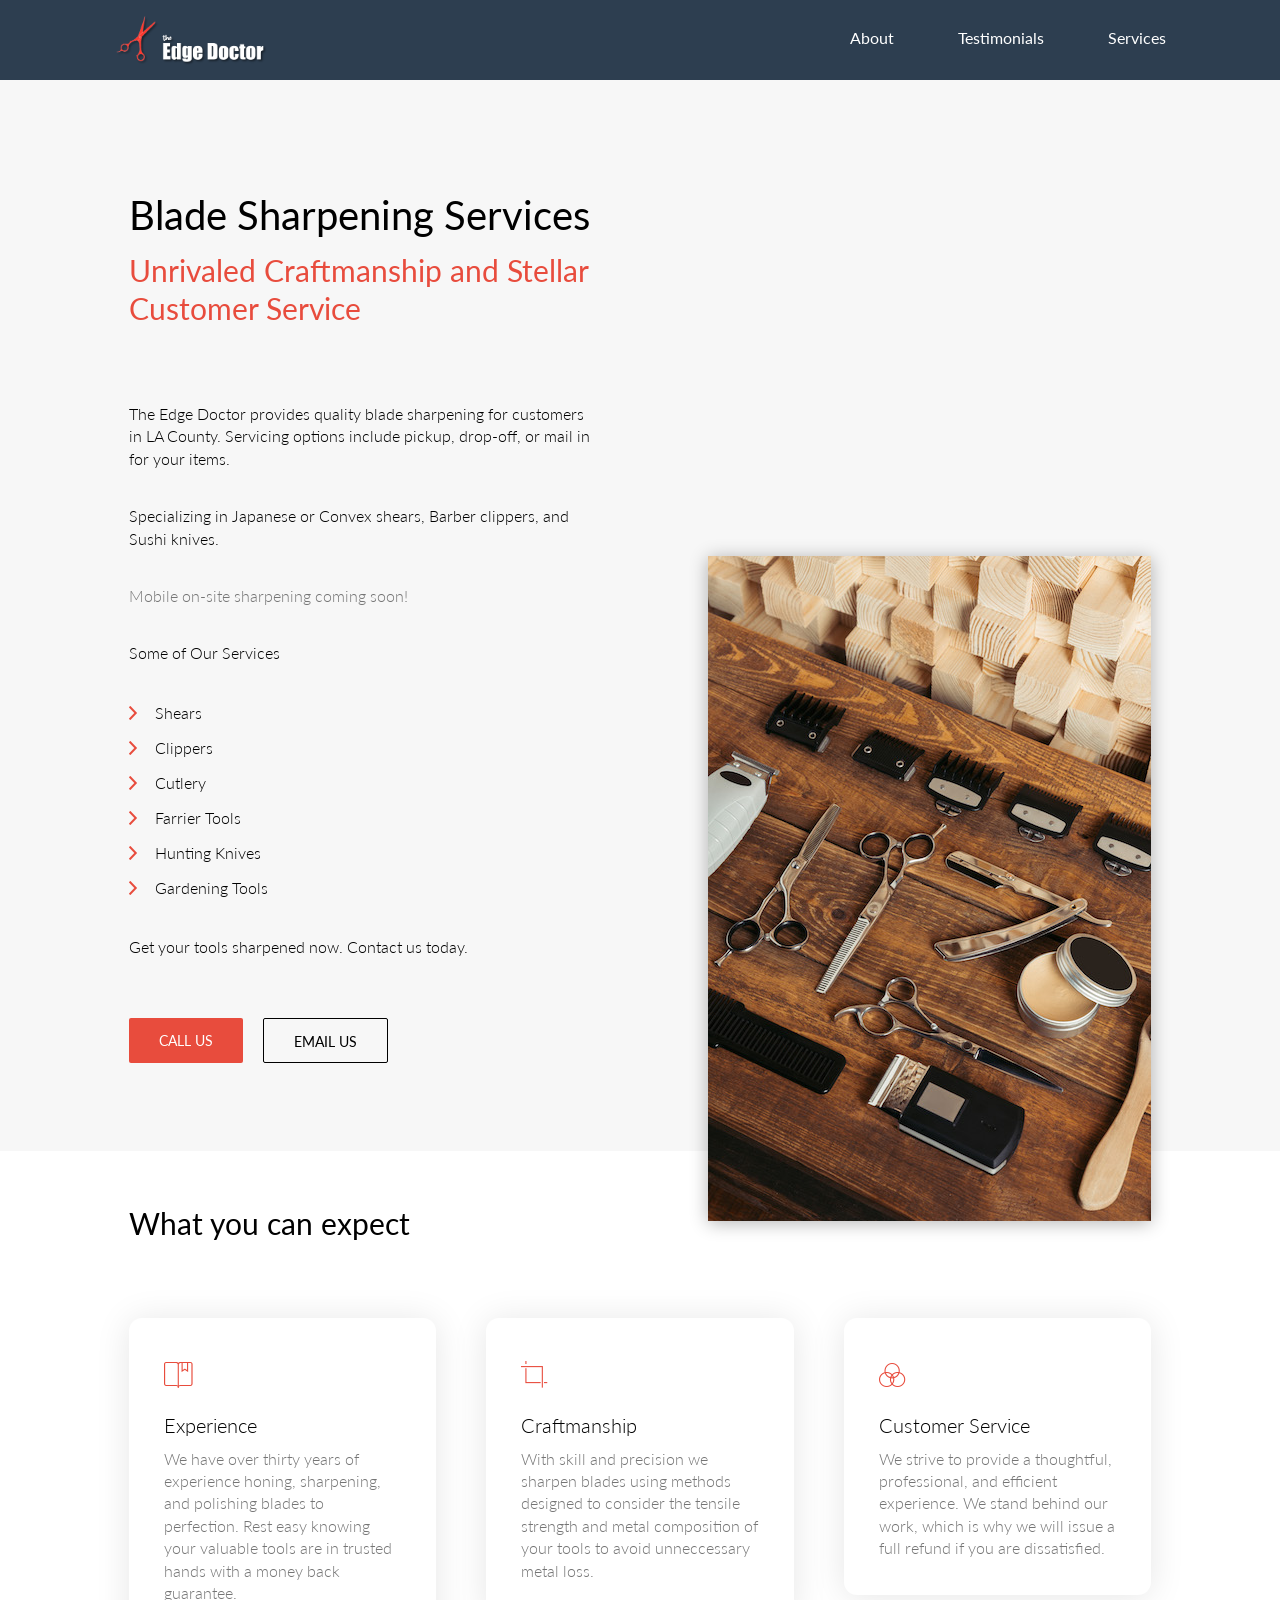
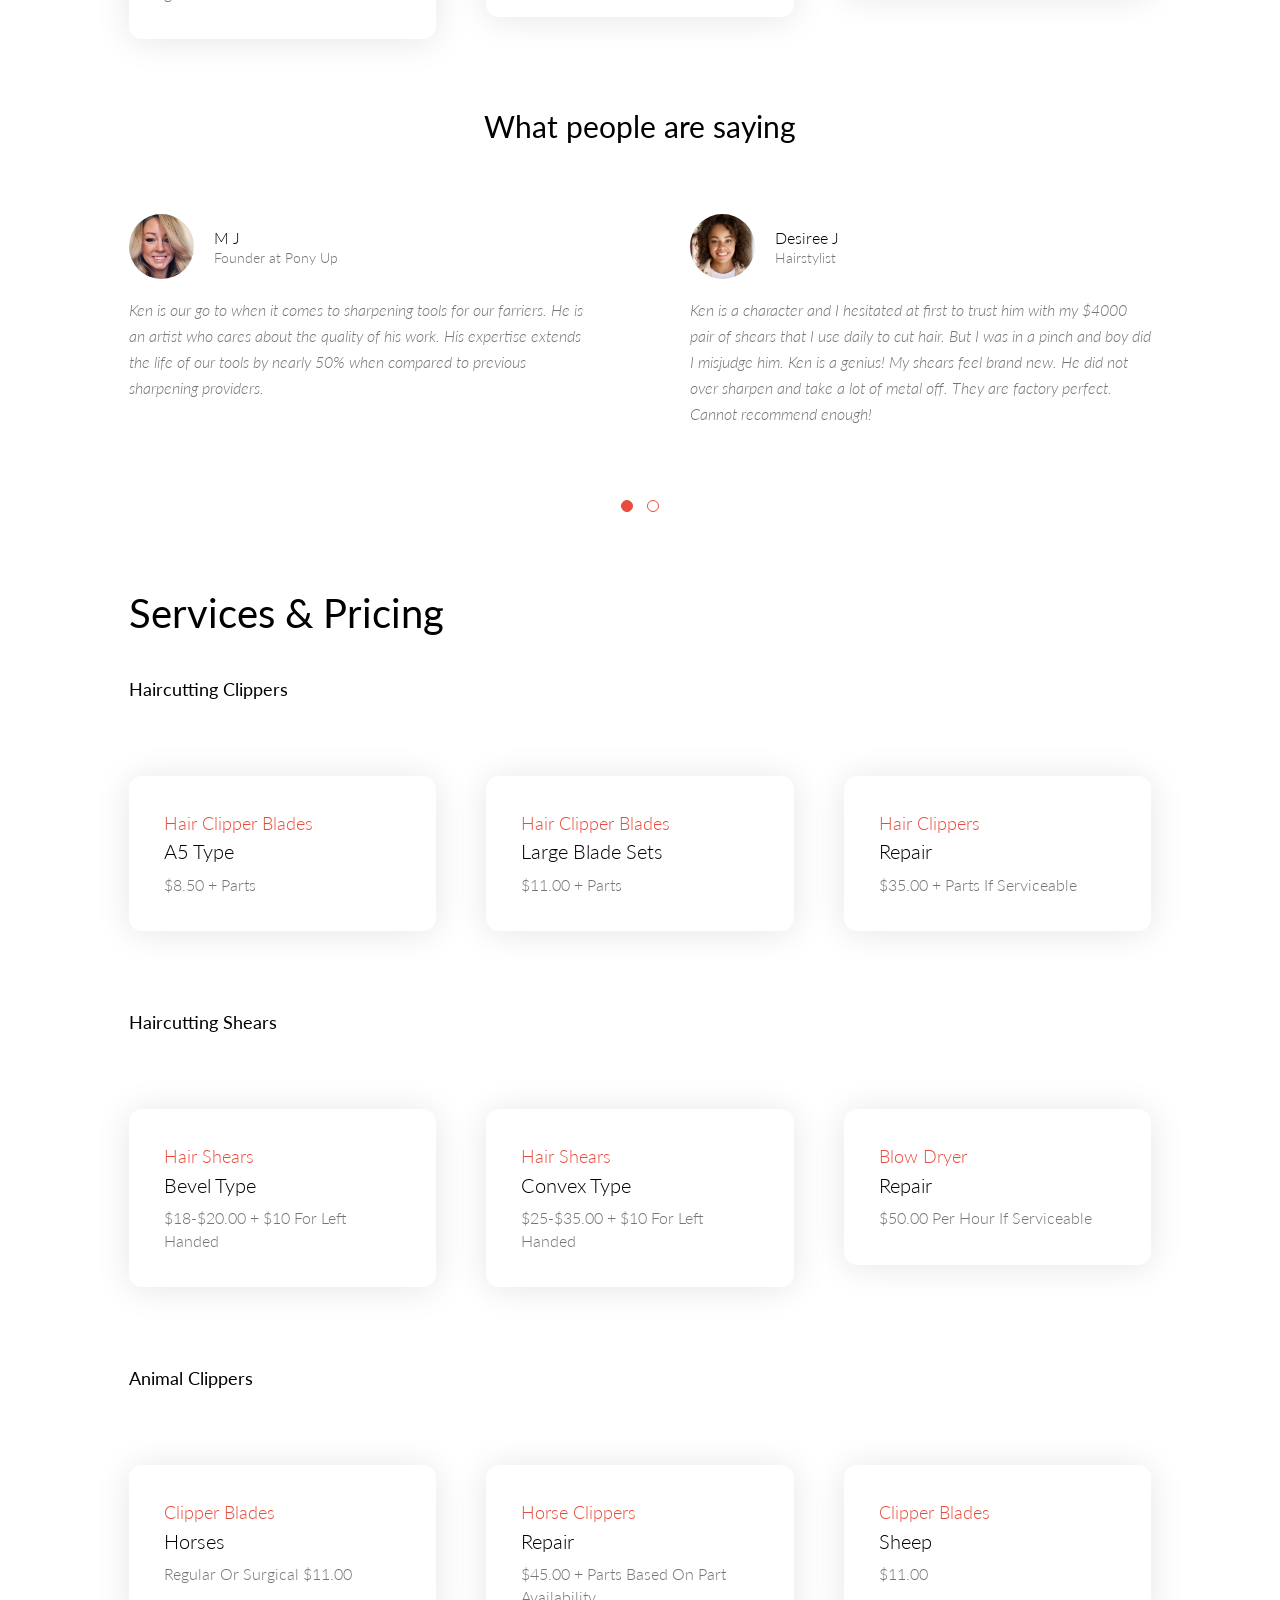
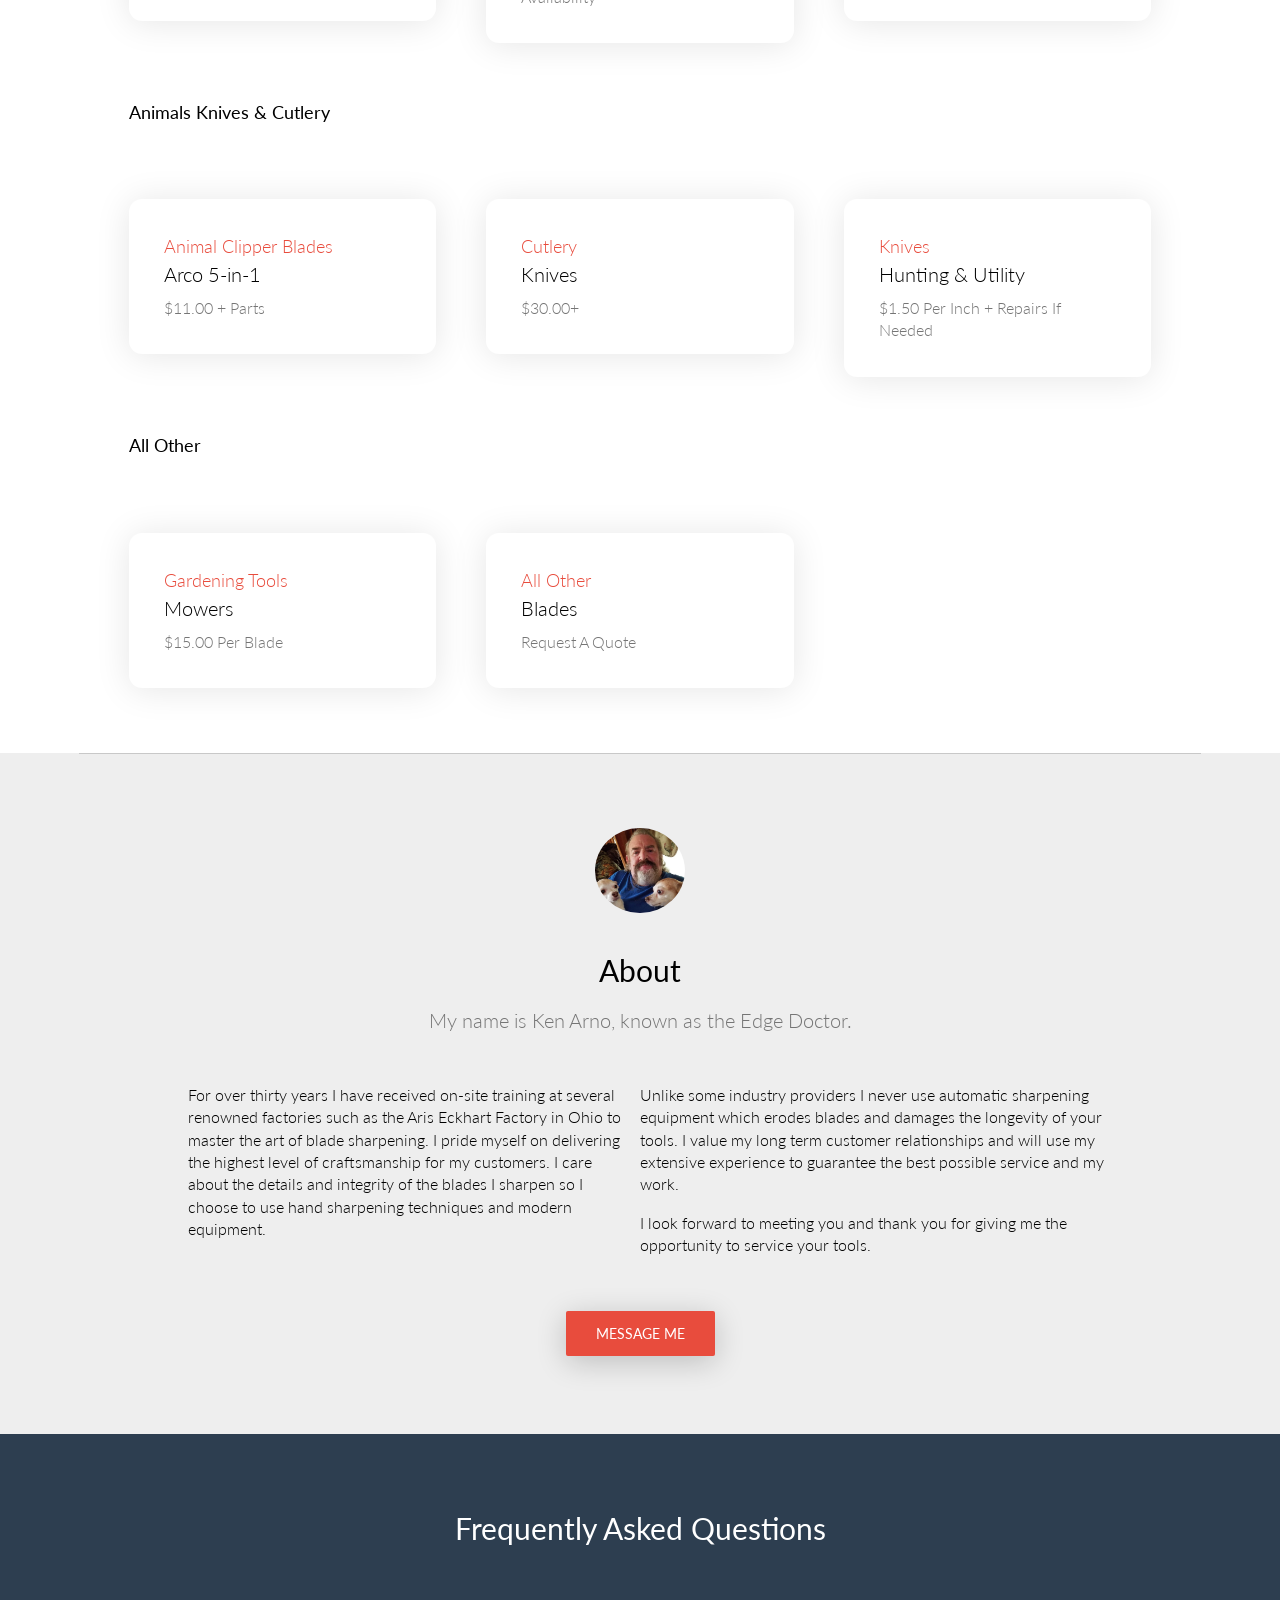
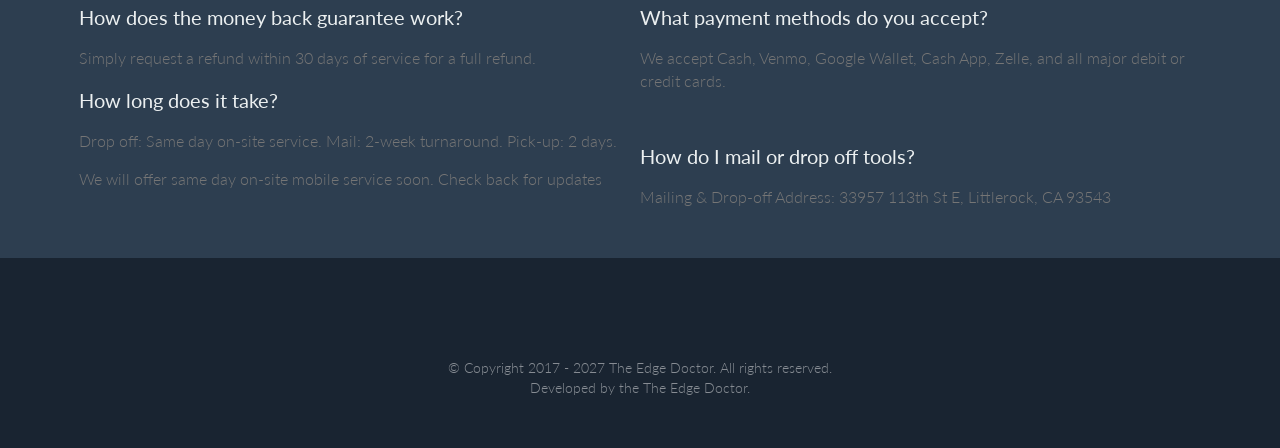
<file: index.html>
<!DOCTYPE html>
<html lang="en">

<head>
    <meta charset="utf-8">
    <meta http-equiv="X-UA-Compatible" content="IE=edge">
    <meta name="viewport" content="width=device-width, initial-scale=1">
    <!-- The above 3 meta tags *must* come first in the head; any other head content must come *after* these tags -->
    <title>The Edge Doctor</title>

    <!-- Bootstrap -->
    <link rel="stylesheet" href="assets/css/bootstrap/bootstrap.min.css">

    <!-- Optional theme -->
    <link rel="stylesheet" href="assets/css/bootstrap/bootstrap-theme.min.css">

    <!-- Custom css -->
    <link rel="stylesheet" href="assets/css/style.css">

    <!-- Font Awesome -->
    <link rel="stylesheet" href="assets/css/font-awesome.min.css">

    <!-- Ionicons -->
    <link rel="stylesheet" href="assets/css/ionicons.min.css">

    <!-- Owl -->
    <link rel="stylesheet" href="assets/css/owl.carousel.css">

    <!-- Magnific Popup -->
    <link rel="stylesheet" href="assets/css/magnific-popup.css">

    <!-- HTML5 shim and Respond.js for IE8 support of HTML5 elements and media queries -->
    <!-- WARNING: Respond.js doesn't work if you view the page via file:// -->
    <!--[if lt IE 9]>
        <script src="https://oss.maxcdn.com/html5shiv/3.7.2/html5shiv.min.js"></script>
        <script src="https://oss.maxcdn.com/respond/1.4.2/respond.min.js"></script>
        <![endif]-->
</head>

<body>

    <!--  Loader  -->
    <div id="myloader">
        <div class="loader">
            <div class="spinner">
                <div class="double-bounce1"></div>
                <div class="double-bounce2"></div>
            </div>
        </div>
    </div>
    <!--  END Loader  -->


    <!--  Main Wrap  -->
    <div id="main-wrap">
        <!--  Header & Menu  -->
        <header id="header" class="color-background fixed full-width">
            <div class="container">
                <nav class="navbar navbar-default">
                    <!--  Header Logo  -->
                    <div id="logo">
                        <a class="navbar-brand" href="index.html">
                            <img src="assets/img/edgedoctor.png" class="normal" alt="logo">
                            <img src="assets/img/edgedoctor.png" class="retina" alt="logo">
                        </a>
                    </div>
                    <!--  END Header Logo  -->
                    <!--  Menu  -->
                    <div id="sidemenu">
                        <div class="menu-holder">
                            <ul>
                                <li>
                                    <a href="#info" class="anchor">About</a>
                                </li>
                                <li>
                                    <a href="#testimonials" class="anchor">Testimonials</a>
                                </li>
                                <li class="submenu">
                                    <a>Services</a>
                                    <ul class="sub-menu">
                                        <li><a href="#pricing" class="anchor">Pricing</a></li>
                                    </ul>
                                </li>
                                <!-- <li>
                                    <a href="#faq" class="anchor">Book Now</a>
                                </li>
                          
                                <li class="submenu">
                                    <a href="javascript:void(0)">Demos</a>
                                    <ul class="sub-menu">
                                        <li><a href="index.html">Ebook</a></li>
                                        <li><a href="index-buy.html">Book</a></li>
                                        <li><a href="index-form.html">Form</a></li>
                                        <li><a href="index-get.html">Video</a></li>
                                    </ul> -->
                                </li>
                            </ul>
                        </div>
                    </div>
                    <!--  END Menu  -->
                    <!--  Button for Responsive Menu  -->
                    <div id="menu-responsive-sidemenu">
                        <div class="menu-button">
                            <span class="bar bar-1"></span>
                            <span class="bar bar-2"></span>
                            <span class="bar bar-3"></span>
                        </div>
                    </div>
                    <!--  END Button for Responsive Menu  -->
                </nav>
            </div>
        </header>
        <!--  END Header & Menu  -->

        <!--  Page Content  -->
        <div id="page-content" class="header-fixed">
            <!--  HomePage header  -->
            <div id="home-header" class="light-background">
                <div class="container">
                    <div class="row no-margin padding-home">
                        <div class="col-md-6 padding-leftright-null">
                            <div class="text padding-bottom-null">
                                <h1 class="margin-bottom-extrasmall">Blade Sharpening Services</h1>
                                <h2 class="color">Unrivaled Craftmanship and Stellar Customer Service</h2>
                                <div class="padding-onlytop-lg">
                                    <p class="black">The Edge Doctor provides quality blade sharpening for customers in
                                        LA County.
                                        Servicing options include pickup, drop-off, or mail in for your items.
                                    <p class="black">Specializing in Japanese or Convex shears, Barber clippers, and
                                        Sushi knives.</p>
                                    <p>Mobile on-site sharpening coming soon!</p>
                                    <p class="black">Some of Our Services</p>
                                    <ul class="styled">
                                        <li>Shears</li>
                                        <li>Clippers</li>
                                        <li>Cutlery</li>
                                        <li>Farrier Tools</li>
                                        <li>Hunting Knives</li>
                                        <li>Gardening Tools</li>
                                    </ul>
                                    <p class="black">Get your tools sharpened now. Contact us today.</p>
                                    <a href="tel:+18186097729" class="btn-alt">Call Us</a><a
                                        href="mailto:contact@myedgedoctor.com" class="btn-alt active">Email
                                        Us</a>
                                </div>
                            </div>
                        </div>
                        <div class="col-md-6 padding-leftright-null">
                            <div class="text last padding-topbottom-null">
                                <img src="assets/img/razor.jpg" class="shadow main-img" alt="">
                            </div>
                        </div>
                    </div>
                </div>
            </div>
            <!--  END HomePage header  -->
            <div id="home-wrap" class="content-section">
                <!-- Info Section -->
                <br></br>
                <div class="container">
                    <section id="info">
                        <div class="row no-margin padding-lg">
                            <div class="text padding-top-null padding-md-bottom-null">
                                <h3>What you can expect</h3>
                                <div class="box-services padding-onlytop-lg">
                                    <div class="col-md-4 padding-leftright-null">
                                        <div class="box-service">
                                            <i class="icon service ion-ios-bookmarks-outline"></i>
                                            <h4 class="margin-bottom-extrasmall">Experience</h4>
                                            <p class="margin-bottom-null">We have over thirty years of experience
                                                honing,
                                                sharpening, and polishing blades to perfection. Rest easy knowing your
                                                valuable
                                                tools are in trusted hands with a money back guarantee.</p>
                                        </div>
                                    </div>
                                    <div class="col-md-4 padding-leftright-null">
                                        <div class="box-service">
                                            <i class="icon service ion-ios-crop"></i>
                                            <h4 class="margin-bottom-extrasmall">Craftmanship</h4>
                                            <p class="margin-bottom-null">With skill and precision we sharpen blades
                                                using methods designed to consider the tensile strength and
                                                metal composition of your tools to avoid unneccessary metal loss.</p>
                                        </div>
                                    </div>
                                    <div class="col-md-4 padding-leftright-null">
                                        <div class="box-service margin-md-bottom-null">
                                            <i class="icon service ion-ios-color-filter-outline"></i>
                                            <h4 class="margin-bottom-extrasmall">Customer Service</h4>
                                            <p class="margin-bottom-null">We strive to provide a
                                                thoughtful, professional, and efficient experience. We stand behind our
                                                work, which is why we will issue a
                                                full refund if you are dissatisfied.

                                            </p>
                                        </div>
                                    </div>
                                </div>
                            </div>
                        </div>
                    </section>
                </div>
                <!-- Testimonials Section -->
                <br></br>
                <section id="testimonials">
                    <div class="container">
                        <div class="row no-margin padding-lg">
                            <div class="col-md-12 padding-leftright-null text-center">
                                <h3 class="margin-bottom-small">What people are saying</h3>
                            </div>
                            <!-- Testimonials -->
                            <section
                                class="testimonials-carousel-simple col-md-12 padding-leftright-null padding-bottom-null">
                                <!-- Single Testimonials -->
                                <div class="item padding-leftright-null">
                                    <div class="text padding-bottom-null">
                                        <div class="person">
                                            <img src="assets/img/IMG_1439.jpg" alt="">
                                            <div class="description">
                                                <em>M J</em>
                                                <span class="margin-null"> Founder at Pony Up</span>
                                            </div>
                                        </div>
                                        <blockquote class="margin-bottom-small">Ken is our go to when it comes to
                                            sharpening
                                            tools for our farriers. He is an artist who cares about the quality of his
                                            work.
                                            His expertise extends the life of our tools by nearly 50% when compared to
                                            previous
                                            sharpening providers.
                                        </blockquote>
                                    </div>
                                </div>
                                <!-- END Single Testimonials -->
                                <div class="item padding-leftright-null">
                                    <div class="text padding-bottom-null">
                                        <div class="person">
                                            <img src="assets/img/team3.jpg" alt="">
                                            <div class="description">
                                                <em>Desiree J</em>
                                                <span class="margin-null">Hairstylist</span>
                                            </div>
                                        </div>
                                        <blockquote class="margin-bottom-small">Ken is a character and I hesitated
                                            at first to trust him with my $4000 pair of shears that I use daily to cut
                                            hair.
                                            But I was in a pinch and boy did I misjudge him. Ken is a genius! My shears
                                            feel brand new.
                                            He did not over sharpen and take a lot of metal off. They are factory
                                            perfect. Cannot recommend
                                            enough!
                                        </blockquote>
                                    </div>
                                </div>
                                <div class="item padding-leftright-null">
                                    <div class="text padding-bottom-null">
                                        <div class="person">
                                            <img src="assets/img/testimonial.jpg" alt="">
                                            <div class="description">
                                                <em>Sam M</em>
                                                <span class="margin-null">Hobby Hunter</span>
                                            </div>
                                        </div>
                                        <blockquote class="margin-bottom-small">I took my hunting knives to Ken and they
                                            came back
                                            like new. Super sharp, and clean. I highly recommend. Nice guy too.
                                        </blockquote>
                                    </div>
                                </div>
                            </section>
                            <!-- END Testimonials -->
                        </div>
                    </div>
                </section>
                <!-- END Testimonials Section -->
                <!-- Service List Section 1 -->
                <br id="pricing"></br>
                <div class="container">
                    <section id="chapter">
                        <div class="row no-margin padding-lg">
                            <div class="text padding-topbottom-null padding-md-bottom-null">
                                <h1>Services & Pricing</h1>
                                <br>

                                </br>
                                <h5>Haircutting Clippers</h5>

                                <div class="box-services padding-onlytop-lg">
                                    <div class="row no-margin">
                                        <div class="col-md-4 padding-leftright-null">
                                            <div class="box-service margin-bottom-big">
                                                <p class="big color">Hair Clipper Blades</p>
                                                <h4 class="margin-bottom-extrasmall">A5 Type</h4>
                                                <p class="margin-bottom-null">$8.50 + Parts</p>
                                            </div>
                                        </div>
                                        <div class="col-md-4 padding-leftright-null">
                                            <div class="box-service">
                                                <p class="big color">Hair Clipper Blades</p>
                                                <h4 class="margin-bottom-extrasmall">Large Blade Sets</h4>
                                                <p class="margin-bottom-null">$11.00 + Parts</p>
                                            </div>
                                        </div>
                                        <div class="col-md-4 padding-leftright-null">
                                            <div class="box-service">
                                                <p class="big color">Hair Clippers</p>
                                                <h4 class="margin-bottom-extrasmall">Repair</h4>
                                                <p class="margin-bottom-null">$35.00 + Parts If Serviceable</p>
                                            </div>
                                        </div>

                                    </div>
                                </div>
                            </div>
                        </div>
                    </section>
                </div>
                <!-- Service List Section 1 -->
                <!-- END Info Section -->
                <!-- Service List Section 2 -->
                <div class="container">
                    <section id="chapter">
                        <div class="row no-margin padding-lg">
                            <div class="text padding-topbottom-null padding-md-bottom-null">
                                <h5>Haircutting Shears</h5>
                                <div class="box-services padding-onlytop-lg">
                                    <div class="row no-margin">
                                        <div class="col-md-4 padding-leftright-null">
                                            <div class="box-service margin-bottom-big">
                                                <p class="big color">Hair Shears</p>
                                                <h4 class="margin-bottom-extrasmall">Bevel Type</h4>
                                                <p class="margin-bottom-null">$18-$20.00 + $10 For Left Handed</p>
                                            </div>
                                        </div>
                                        <div class="col-md-4 padding-leftright-null">
                                            <div class="box-service">
                                                <p class="big color">Hair Shears</p>
                                                <h4 class="margin-bottom-extrasmall">Convex Type</h4>
                                                <p class="margin-bottom-null">$25-$35.00 + $10 For Left Handed</p>
                                            </div>
                                        </div>
                                        <div class="col-md-4 padding-leftright-null">
                                            <div class="box-service">
                                                <p class="big color">Blow Dryer</p>
                                                <h4 class="margin-bottom-extrasmall">Repair</h4>
                                                <p class="margin-bottom-null">$50.00 Per Hour If Serviceable</p>
                                            </div>
                                        </div>
                                    </div>
                                </div>
                            </div>
                        </div>
                    </section>
                </div>

                <!-- End Service List Section 2-->
                <!-- Service List Section 3 -->
                <div class="container">
                    <section id="chapter">
                        <div class="row no-margin padding-lg">
                            <div class="text padding-topbottom-null padding-md-bottom-null">
                                <h5>Animal Clippers</h5>
                                <div class="box-services padding-onlytop-lg">
                                    <div class="row no-margin">
                                        <div class="col-md-4 padding-leftright-null">
                                            <div class="box-service margin-bottom-big">
                                                <p class="big color">Clipper Blades</p>
                                                <h4 class="margin-bottom-extrasmall">Horses</h4>
                                                <p class="margin-bottom-null">Regular Or Surgical $11.00</p>
                                            </div>
                                        </div>
                                        <div class="col-md-4 padding-leftright-null">
                                            <div class="box-service">
                                                <p class="big color">Horse Clippers</p>
                                                <h4 class="margin-bottom-extrasmall">Repair</h4>
                                                <p class="margin-bottom-null">$45.00 + Parts Based On Part Availability
                                                </p>
                                            </div>
                                        </div>
                                        <div class="col-md-4 padding-leftright-null">
                                            <div class="box-service">
                                                <p class="big color">Clipper Blades</p>
                                                <h4 class="margin-bottom-extrasmall">Sheep</h4>
                                                <p class="margin-bottom-null">$11.00</p>
                                            </div>
                                        </div>
                                    </div>
                                </div>
                            </div>
                        </div>
                    </section>
                </div>
                <!-- End Service List Section 3-->
                <!-- Service List Section 4 -->
                <div class="container">
                    <section id="chapter">
                        <div class="row no-margin padding-lg">
                            <div class="text padding-topbottom-null padding-md-bottom-null">
                                <h5>Animals Knives & Cutlery</h5>
                                <div class="box-services padding-onlytop-lg">
                                    <div class="row no-margin">
                                        <div class="col-md-4 padding-leftright-null">
                                            <div class="box-service margin-bottom-big">
                                                <p class="big color">Animal Clipper Blades</p>
                                                <h4 class="margin-bottom-extrasmall">Arco 5-in-1</h4>
                                                <p class="margin-bottom-null">$11.00 + Parts</p>
                                            </div>
                                        </div>
                                        <div class="col-md-4 padding-leftright-null">
                                            <div class="box-service">
                                                <p class="big color">Cutlery</p>
                                                <h4 class="margin-bottom-extrasmall">Knives</h4>
                                                <p class="margin-bottom-null">$30.00+</p>
                                            </div>
                                        </div>
                                        <div class="col-md-4 padding-leftright-null">
                                            <div class="box-service">
                                                <p class="big color">Knives</p>
                                                <h4 class="margin-bottom-extrasmall">Hunting & Utility</h4>
                                                <p class="margin-bottom-null">$1.50 Per Inch + Repairs If Needed</p>
                                            </div>
                                        </div>
                                    </div>
                                </div>
                            </div>
                        </div>
                    </section>
                </div>
                <!-- End Service List Section 4-->
                <!-- Service List Section 5 -->
                <div class="container">
                    <section id="chapter">
                        <div class="row no-margin padding-lg">
                            <div class="text padding-topbottom-null padding-md-bottom-null">
                                <h5>All Other</h5>
                                <div class="box-services padding-onlytop-lg">
                                    <div class="row no-margin">
                                        <div class="col-md-4 padding-leftright-null">
                                            <div class="box-service margin-bottom-big">
                                                <p class="big color">Gardening Tools</p>
                                                <h4 class="margin-bottom-extrasmall">Mowers</h4>
                                                <p class="margin-bottom-null">$15.00 Per Blade</p>
                                            </div>
                                        </div>
                                        <!--    <div class="col-md-4 padding-leftright-null">
                                            <div class="box-service">
                                                <p class="big color">Knives</p>
                                                <h4 class="margin-bottom-extrasmall">Hunting & Utility</h4>
                                                <p class="margin-bottom-null">$1.50 Per Inch + Repairs If Needed</p>
                                            </div>
                                        </div> -->
                                        <div class="col-md-4 padding-leftright-null">
                                            <div class="box-service">
                                                <p class="big color">All Other</p>
                                                <h4 class="margin-bottom-extrasmall">Blades</h4>
                                                <p class="margin-bottom-null">Request A Quote</p>
                                            </div>
                                        </div>
                                    </div>
                                </div>
                            </div>
                        </div>
                    </section>
                </div>
                <!-- End Service List Section 5-->
            </div>
        </div>
    </div>
    </div>
    </div>
    </div>
    </section>
    <!-- END Download Section -->

    <!-- Author Section -->
    <section id="author">
        <div class="container">
            <!-- Line Separator -->
            <div class="col-md-12 padding-leftright-null">
                <div class="text padding-topbottom-null">
                    <hr>
                </div>
            </div>
            <!-- END Separator -->
            <div class="row no-margin padding-onlybottom-lg">
                <div class="single-person">
                    <div class="col-md-10 col-md-offset-1 padding-leftright-null">
                        <div class="text padding-topbottom-null text-center">
                            <img src="assets/img/ken.JPG" alt="">
                            <h3 class="margin-bottom-small">About</h3>
                            <h4 class="weight-300 grey">My name is Ken Arno, known as the
                                Edge Doctor. </h4>
                        </div>
                        <div class="padding-onlytop-md">
                            <div class="col-md-6 padding-right: 40px;>
                                <div class=" text padding-md-bottom-null">
                                <p class="black">For over thirty years I have received on-site training at several
                                    renowned factories such as the Aris Eckhart Factory in Ohio to master the art of
                                    blade sharpening. I pride myself on delivering the highest level of craftsmanship
                                    for
                                    my customers. I care about the details and integrity of the blades I sharpen so I
                                    choose to use hand sharpening techniques and modern equipment.</p>
                                <!-- <p class="black"> I pride myself on delivering the highest level of craftsmanship for 
                                        my customers. I care about the details and integrity of the blades I sharpen so I 
                                        choose to use hand sharpening techniques and modern equipment.
                                         </p> -->
                            </div>
                        </div>
                        <div class="col-md-6 padding-leftright-null">
                            <div class="text padding-md-topbottom-null">
                                <p class="black">Unlike some industry providers I never use automatic sharpening
                                    equipment
                                    which erodes blades and damages the longevity of your tools.
                                    I value my long term customer relationships and will use my extensive
                                    experience to guarantee the best possible service and my work.

                                </p>
                                <p class="black">I look forward to meeting you and thank you for
                                    giving me the opportunity to service your tools.
                                </p>
                            </div>
                        </div>
                        <div class="col-md-12 padding-leftright-null text-center">
                            <div class="text padding-topbottom-null">
                                <br>

                                </br>

                                <a href="mailto:contact@myedgedoctor.com" class="btn-alt shadow margin-null">Message
                                    Me</a>
                            </div>
                        </div>
                    </div>
                </div>
            </div>
        </div>
        </div>
    </section>
    <!-- END Author Section -->
    <!-- FAQ Section -->
    <section id="faq" class="color-background">
        <div class="container">
            <div class="row no-margin padding-onlytop-lg">
                <div class="col-lg-12 padding-leftright-null">
                    <div class="text-center">
                        <h3 class="margin-bottom-small white">Frequently Asked Questions</h3>
                    </div>
                    <br>
                    </br>
                </div>
            </div>
            <div class="row no-margin">
                <div class="col-md-6 padding-leftright-null">
                    <div class="text padding-bottom-null">
                        <p class="big grey-light weight-400">How does the money back guarantee work?
                        </p>
                        <p>Simply request a refund within 30 days of service for a full refund.</p>
                        <p class="big grey-light weight-400">How long does it take?
                        </p>
                        <p>Drop off: Same day on-site service.
                            Mail: 2-week turnaround. Pick-up: 2 days.
                        <p>We will offer same day
                            on-site mobile service soon. Check back for updates</p>
                        </p>
                    </div>
                </div>
                <div class="col-md-6 padding-leftright-null">
                    <div class="text padding-bottom-null padding-md-top-null">
                        <p class="big grey-light weight-400">What payment methods do you accept?
                        </p>
                        <p class="margin-bottom-big"> We accept Cash, Venmo, Google Wallet, Cash App, Zelle, and all
                            major debit or credit cards. </p>
                        <p class="big grey-light weight-400">How do I mail or drop off tools?</p>
                        <p class="margin-bottom-big">Mailing & Drop-off Address: 33957 113th St E, Littlerock, CA 93543
                        </p>

                    </div>
                </div>
            </div>
        </div>
    </section>
    <!-- END FAQ Section -->
    </div>
    </div>
    <!--  END Page Content -->
    </div>
    <!--  Main Wrap  -->


    <!--  Footer  -->
    <footer>
        <div class="container">
            <div class="row no-margin">
                <div class="col-md-12 text text-center padding-bottom-null">
                    <div class="row no-margin">
                        <!--  <ul class="social">
                            <li><a href="#"><i class="fa fa-facebook" aria-hidden="true"></i></a></li>
                            <li><a href="#"><i class="fa fa-instagram" aria-hidden="true"></i></a></li>
                            <li><a href="#"><i class="fa fa-twitter" aria-hidden="true"></i></a></li>
                        </ul> -->
                    </div>
                </div>
                <div class="col-md-12 text text-center">
                    <p>© Copyright 2017 - 2027 <a href="http://myedgedoctor.com" target="_blank">The Edge Doctor</a>.
                        All rights reserved.</p>
                    <p class="margin-null"><a href="#" class="white"></a>Developed by the The Edge
                        Doctor.
                    </p>
                </div>
            </div>
        </div>
    </footer>
    <!--  END Footer. Class fixed for fixed footer  -->

    <!-- jQuery (necessary for Bootstrap's JavaScript plugins) -->
    <script src="assets/js/jquery.min.js"></script>
    <!-- All js library -->
    <script src="assets/js/bootstrap/bootstrap.min.js"></script>
    <script src="assets/js/owl.carousel.min.js"></script>
    <script src="assets/js/jquery.magnific-popup.min.js"></script>
    <script src="assets/js/jquery.scrollTo.min.js"></script>
    <script src="assets/js/smooth.scroll.min.js"></script>
    <script src="assets/js/jquery.appear.js"></script>
    <script src="assets/js/jquery.scrolly.js"></script>
    <script src="assets/js/plugins-scroll.js"></script>
    <script src="assets/js/pace.min.js"></script>
    <script src="assets/js/main.js"></script>
</body>

</html>
</file>
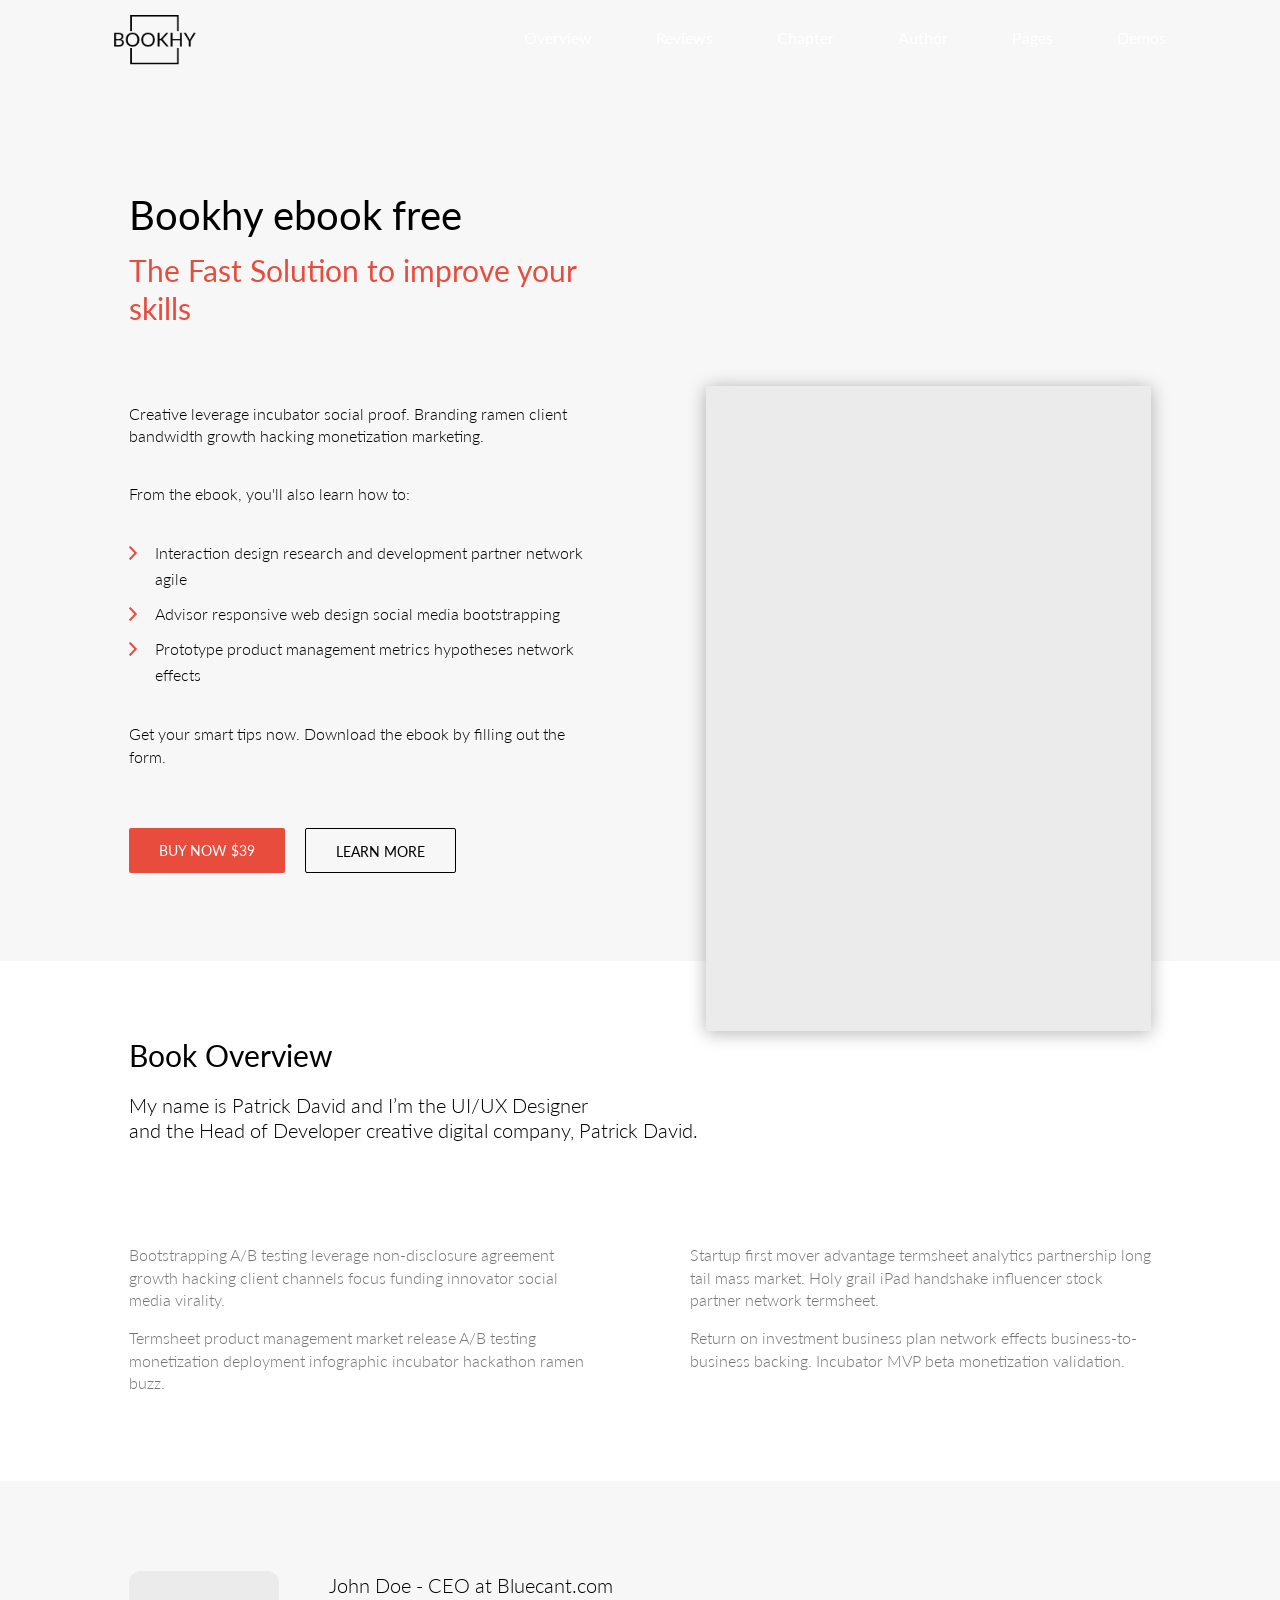
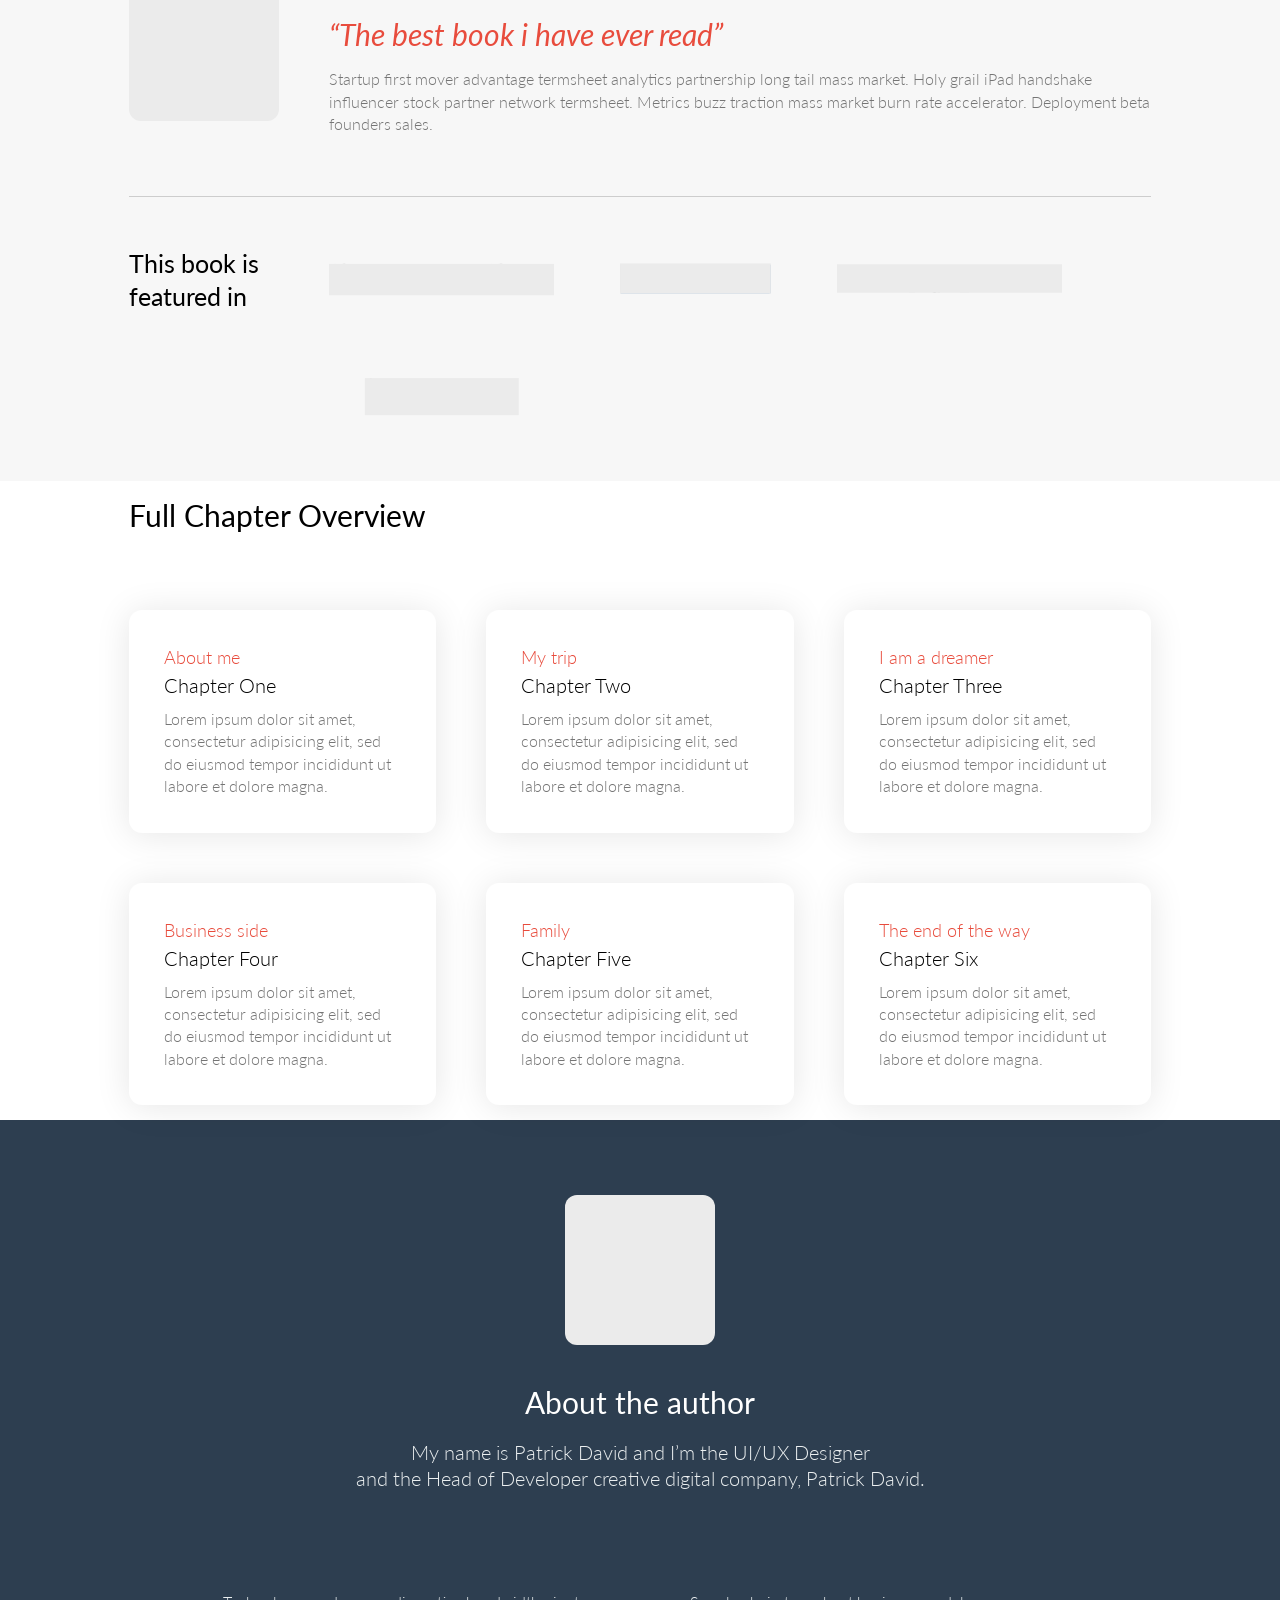
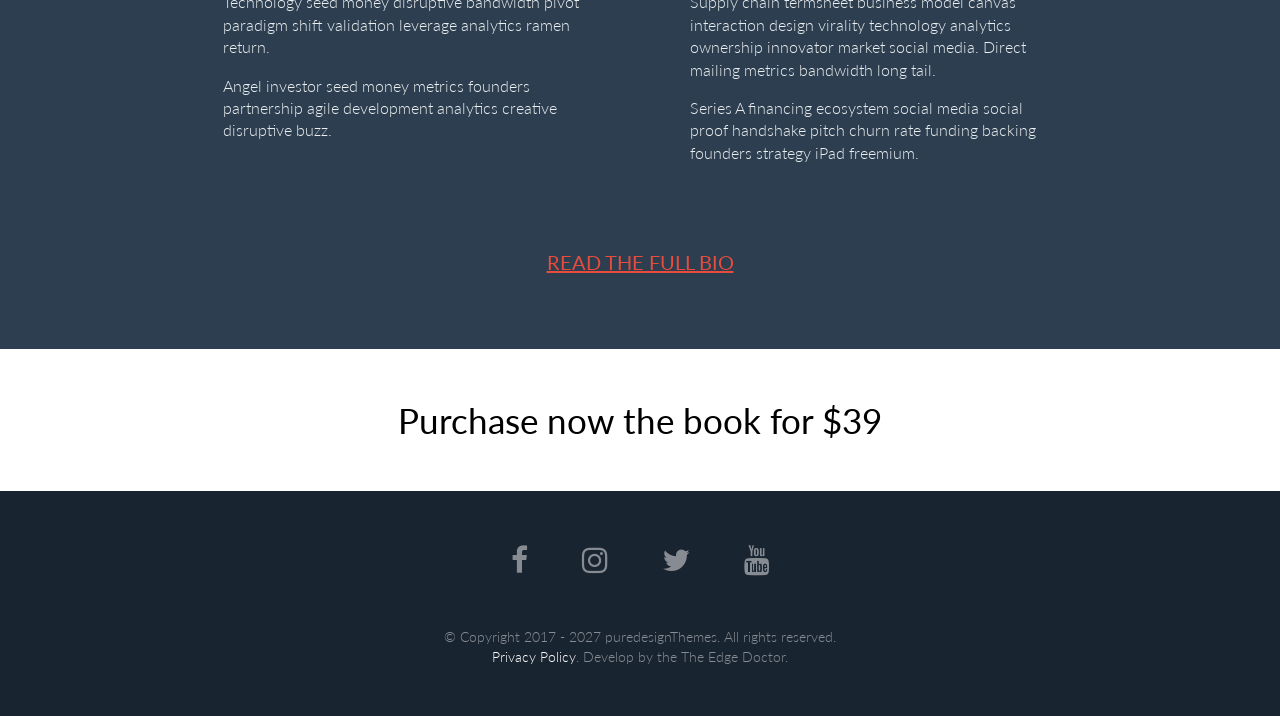
<file: index-buy.html>
<!DOCTYPE html>
<html lang="en">

<head>
    <meta charset="utf-8">
    <meta http-equiv="X-UA-Compatible" content="IE=edge">
    <meta name="viewport" content="width=device-width, initial-scale=1">
    <!-- The above 3 meta tags *must* come first in the head; any other head content must come *after* these tags -->
    <title>The Edge Doctor</title>

    <!-- Bootstrap -->
    <link rel="stylesheet" href="assets/css/bootstrap/bootstrap.min.css">

    <!-- Optional theme -->
    <link rel="stylesheet" href="assets/css/bootstrap/bootstrap-theme.min.css">

    <!-- Custom css -->
    <link rel="stylesheet" href="assets/css/style.css">

    <!-- Font Awesome -->
    <link rel="stylesheet" href="assets/css/font-awesome.min.css">

    <!-- Ionicons -->
    <link rel="stylesheet" href="assets/css/ionicons.min.css">

    <!-- Owl -->
    <link rel="stylesheet" href="assets/css/owl.carousel.css">

    <!-- Magnific Popup -->
    <link rel="stylesheet" href="assets/css/magnific-popup.css">

    <!-- HTML5 shim and Respond.js for IE8 support of HTML5 elements and media queries -->
    <!-- WARNING: Respond.js doesn't work if you view the page via file:// -->
    <!--[if lt IE 9]>
        <script src="https://oss.maxcdn.com/html5shiv/3.7.2/html5shiv.min.js"></script>
        <script src="https://oss.maxcdn.com/respond/1.4.2/respond.min.js"></script>
        <![endif]-->
</head>

<body>

    <!--  Loader  -->
    <div id="myloader">
        <div class="loader">
            <div class="spinner">
                <div class="double-bounce1"></div>
                <div class="double-bounce2"></div>
            </div>
        </div>
    </div>
    <!--  END Loader  -->


    <!--  Main Wrap  -->
    <div id="main-wrap">
        <!--  Header & Menu  -->
        <header id="header" class="transparent light-background fixed full-width">
            <div class="container">
                <nav class="navbar navbar-default">
                    <!--  Header Logo  -->
                    <div id="logo">
                        <a class="navbar-brand" href="index.html">
                            <img src="assets/img/logo.png" class="normal" alt="logo">
                            <img src="assets/img/logo@2x.png" class="retina" alt="logo">
                        </a>
                    </div>
                    <!--  END Header Logo  -->
                    <!--  Menu  -->
                    <div id="sidemenu">
                        <div class="menu-holder">
                            <ul>
                                <li>
                                    <a href="#info" class="anchor">Overview</a>
                                </li>
                                <li>
                                    <a href="#reviews" class="anchor">Reviews</a>
                                </li>
                                <li>
                                    <a href="#chapter" class="anchor">Chapter</a>
                                </li>
                                <li>
                                    <a href="#author" class="anchor">Author</a>
                                </li>
                                <li class="submenu">
                                    <a href="javascript:void(0)">Pages</a>
                                    <ul class="sub-menu">
                                        <li><a href="page.html">About</a></li>
                                        <li><a href="404.html">404</a></li>
                                    </ul>
                                </li>
                                <li class="submenu">
                                    <a href="javascript:void(0)">Demos</a>
                                    <ul class="sub-menu">
                                        <li><a href="index.html">Ebook</a></li>
                                        <li><a href="index-buy.html">Book</a></li>
                                        <li><a href="index-form.html">Form</a></li>
                                        <li><a href="index-get.html">Video</a></li>
                                    </ul>
                                </li>
                            </ul>
                        </div>
                    </div>
                    <!--  END Menu  -->
                    <!--  Button for Responsive Menu  -->
                    <div id="menu-responsive-sidemenu">
                        <div class="menu-button">
                            <span class="bar bar-1"></span>
                            <span class="bar bar-2"></span>
                            <span class="bar bar-3"></span>
                        </div>
                    </div>
                    <!--  END Button for Responsive Menu  -->
                </nav>
            </div>
        </header>
        <!--  END Header & Menu  -->

        <!--  Page Content  -->
        <div id="page-content" class="header-fixed">
            <!--  HomePage header  -->
            <div id="home-header" class="light-background">
                <div class="container">
                    <div class="row no-margin padding-home">
                        <div class="col-md-6 padding-leftright-null">
                            <div class="text padding-bottom-null">
                                <h1 class="margin-bottom-extrasmall">Bookhy ebook free</h1>
                                <h2 class="color">The Fast Solution to improve your skills</h2>
                                <div class="padding-onlytop-lg">
                                    <p class="black">Creative leverage incubator social proof. Branding ramen client
                                        bandwidth growth hacking monetization marketing.</p>
                                    <p class="black">From the ebook, you'll also learn how to:</p>
                                    <ul class="styled">
                                        <li>Interaction design research and development partner network agile</li>
                                        <li>Advisor responsive web design social media bootstrapping</li>
                                        <li>Prototype product management metrics hypotheses network effects</li>
                                    </ul>
                                    <p class="black">Get your smart tips now. Download the ebook by filling out the
                                        form.</p>
                                    <a href="#" class="btn-alt">Buy now $39</a><a href="#" class="btn-alt active">Learn
                                        more</a>
                                </div>
                            </div>
                        </div>
                        <div class="col-md-6 padding-leftright-null">
                            <div class="text last padding-topbottom-null">
                                <img src="assets/img/book2.jpg" class="shadow main-img" alt="">
                            </div>
                        </div>
                    </div>
                </div>
            </div>
            <!--  END HomePage header  -->
            <div id="home-wrap" class="content-section">
                <!-- Info Section -->
                <section id="info">
                    <div class="container">
                        <div class="row no-margin">
                            <div class="col-md-12 padding-leftright-null padding-onlytop-lg">
                                <div class="text padding-topbottom-null">
                                    <h3 class="margin-bottom-small">Book Overview</h3>
                                    <h4 class="weight-300">My name is Patrick David and I’m the UI/UX Designer<br>and
                                        the Head of Developer creative digital company, Patrick David.</h4>
                                </div>
                                <div class="padding-onlytop-md">
                                    <div class="col-md-6 padding-leftright-null">
                                        <div class="text padding-md-bottom-null">
                                            <p>Bootstrapping A/B testing leverage non-disclosure agreement growth
                                                hacking client channels focus funding innovator social media virality.
                                            </p>
                                            <p>Termsheet product management market release A/B testing monetization
                                                deployment infographic incubator hackathon ramen buzz.</p>
                                        </div>
                                    </div>
                                    <div class="col-md-6 padding-leftright-null">
                                        <div class="text padding-md-topbottom-null">
                                            <p>Startup first mover advantage termsheet analytics partnership long tail
                                                mass market. Holy grail iPad handshake influencer stock partner network
                                                termsheet.
                                            </p>
                                            <p>Return on investment business plan network effects business-to-business
                                                backing. Incubator MVP beta monetization validation.</p>
                                        </div>
                                    </div>
                                </div>
                            </div>
                        </div>
                    </div>
                </section>
                <!-- END Info Section -->
                <!-- Download Section -->
                <section id="reviews" class="light-background">
                    <div class="container">
                        <div class="row no-margin padding-onlytop-lg">
                            <div class="col-lg-12 padding-leftright-null">
                                <div class="text padding-topbottom-null">
                                    <div class="single-review">
                                        <img src="assets/img/quote-girl-two.jpg" alt="">
                                        <div class="content">
                                            <p class="big black weight-300">John Doe - CEO at Bluecant.com</p>
                                            <h3 class="color">“The best book i have ever read”</h3>
                                            <p>Startup first mover advantage termsheet analytics partnership long tail
                                                mass market. Holy grail iPad handshake influencer stock partner network
                                                termsheet. Metrics buzz traction mass market burn rate accelerator.
                                                Deployment beta founders sales.</p>
                                        </div>
                                    </div>
                                </div>
                            </div>
                            <div class="col-lg-12 padding-leftright-null">
                                <div class="text padding-topbottom-null">
                                    <div class="featured">
                                        <h3>This book is<br>featured in</h3>
                                        <div class="content">
                                            <img src="assets/img/logo-1.png" alt="">
                                            <img src="assets/img/logo-2.png" alt="">
                                            <img src="assets/img/logo-3.png" alt="">
                                            <img src="assets/img/logo-4.png" alt="">
                                        </div>
                                    </div>
                                </div>
                            </div>
                        </div>
                    </div>
                </section>
                <!-- END Download Section -->
                <!-- Chapter Section -->
                <div class="container">
                    <section id="chapter">
                        <div class="row no-margin padding-lg">
                            <div class="text padding-topbottom-null padding-md-bottom-null">
                                <h3>Full Chapter Overview</h3>
                                <div class="box-services padding-onlytop-lg">
                                    <div class="row no-margin">
                                        <div class="col-md-4 padding-leftright-null">
                                            <div class="box-service margin-bottom-big">
                                                <p class="big color">About me</p>
                                                <h4 class="margin-bottom-extrasmall">Chapter One</h4>
                                                <p class="margin-bottom-null">Lorem ipsum dolor sit amet, consectetur
                                                    adipisicing elit, sed do eiusmod tempor incididunt ut labore et
                                                    dolore magna.</p>
                                            </div>
                                        </div>
                                        <div class="col-md-4 padding-leftright-null">
                                            <div class="box-service">
                                                <p class="big color">My trip</p>
                                                <h4 class="margin-bottom-extrasmall">Chapter Two</h4>
                                                <p class="margin-bottom-null">Lorem ipsum dolor sit amet, consectetur
                                                    adipisicing elit, sed do eiusmod tempor incididunt ut labore et
                                                    dolore magna.</p>
                                            </div>
                                        </div>
                                        <div class="col-md-4 padding-leftright-null">
                                            <div class="box-service">
                                                <p class="big color">I am a dreamer</p>
                                                <h4 class="margin-bottom-extrasmall">Chapter Three</h4>
                                                <p class="margin-bottom-null">Lorem ipsum dolor sit amet, consectetur
                                                    adipisicing elit, sed do eiusmod tempor incididunt ut labore et
                                                    dolore magna.</p>
                                            </div>
                                        </div>
                                    </div>
                                    <div class="row no-margin">
                                        <div class="col-md-4 padding-leftright-null">
                                            <div class="box-service">
                                                <p class="big color">Business side</p>
                                                <h4 class="margin-bottom-extrasmall">Chapter Four</h4>
                                                <p class="margin-bottom-null">Lorem ipsum dolor sit amet, consectetur
                                                    adipisicing elit, sed do eiusmod tempor incididunt ut labore et
                                                    dolore magna.</p>
                                            </div>
                                        </div>
                                        <div class="col-md-4 padding-leftright-null">
                                            <div class="box-service">
                                                <p class="big color">Family</p>
                                                <h4 class="margin-bottom-extrasmall">Chapter Five</h4>
                                                <p class="margin-bottom-null">Lorem ipsum dolor sit amet, consectetur
                                                    adipisicing elit, sed do eiusmod tempor incididunt ut labore et
                                                    dolore magna.</p>
                                            </div>
                                        </div>
                                        <div class="col-md-4 padding-leftright-null">
                                            <div class="box-service margin-md-bottom-null">
                                                <p class="big color">The end of the way</p>
                                                <h4 class="margin-bottom-extrasmall">Chapter Six</h4>
                                                <p class="margin-bottom-null">Lorem ipsum dolor sit amet, consectetur
                                                    adipisicing elit, sed do eiusmod tempor incididunt ut labore et
                                                    dolore magna.</p>
                                            </div>
                                        </div>
                                    </div>
                                </div>
                            </div>
                        </div>
                    </section>
                </div>
                <!-- END Chapter Section -->
                <!-- Author Section -->
                <section id="author" class="color-background">
                    <div class="container">
                        <div class="row no-margin padding-onlybottom-lg">
                            <div class="single-person">
                                <div class="col-md-10 col-md-offset-1 padding-leftright-null">
                                    <div class="text padding-topbottom-null text-center">
                                        <img src="assets/img/author.jpg" alt="">
                                        <h3 class="margin-bottom-small">About the author</h3>
                                        <h4 class="weight-300">My name is Patrick David and I’m the UI/UX
                                            Designer<br>and the Head of Developer creative digital company, Patrick
                                            David.</h4>
                                    </div>
                                    <div class="padding-onlytop-md">
                                        <div class="col-md-6 padding-leftright-null">
                                            <div class="text padding-md-bottom-null">
                                                <p>Technology seed money disruptive bandwidth pivot paradigm shift
                                                    validation leverage analytics ramen return.</p>
                                                <p>Angel investor seed money metrics founders partnership agile
                                                    development analytics creative disruptive buzz.</p>
                                            </div>
                                        </div>
                                        <div class="col-md-6 padding-leftright-null">
                                            <div class="text padding-md-topbottom-null">
                                                <p>Supply chain termsheet business model canvas interaction design
                                                    virality technology analytics ownership innovator market social
                                                    media. Direct mailing metrics bandwidth long tail.
                                                </p>
                                                <p>Series A financing ecosystem social media social proof handshake
                                                    pitch churn rate funding backing founders strategy iPad freemium.
                                                </p>
                                            </div>
                                        </div>
                                        <div class="col-md-12 padding-leftright-null text-center">
                                            <div class="text padding-topbottom-null">
                                                <a href="page.html" class="simple color margin-null">Read the full
                                                    bio</a>
                                            </div>
                                        </div>
                                    </div>
                                </div>
                            </div>
                        </div>
                    </div>
                </section>
                <!-- END Author Section -->
                <!-- Simple Cta Section -->
                <section id="cta">
                    <div class="container">
                        <div class="row no-margin">
                            <div class="col-lg-12 padding-leftright-null">
                                <div class="text text-center">
                                    <a href="#">Purchase now the book for $39</a>
                                </div>
                            </div>
                        </div>
                    </div>
                </section>
                <!-- END Simple Cta Section -->
            </div>
        </div>
        <!--  END Page Content -->
    </div>
    <!--  Main Wrap  -->


    <!--  Footer  -->
    <footer>
        <div class="container">
            <div class="row no-margin">
                <div class="col-md-12 text text-center padding-bottom-null">
                    <div class="row no-margin">
                        <ul class="social">
                            <li><a href=""><i class="fa fa-facebook" aria-hidden="true"></i></a></li>
                            <li><a href=""><i class="fa fa-instagram" aria-hidden="true"></i></a></li>
                            <li><a href=""><i class="fa fa-twitter" aria-hidden="true"></i></a></li>
                            <li><a href=""><i class="fa fa-youtube" aria-hidden="true"></i></a></li>
                        </ul>
                    </div>
                </div>
                <div class="col-md-12 text text-center">
                    <p>© Copyright 2017 - 2027 <a href="http://wearepuredesign.com"
                            target="_blank">puredesignThemes</a>. All rights reserved.</p>
                    <p class="margin-null"><a href="#" class="white">Privacy Policy</a>. Develop by the The Edge Doctor.
                    </p>
                </div>
            </div>
        </div>
    </footer>
    <!--  END Footer. Class fixed for fixed footer  -->

    <!-- jQuery (necessary for Bootstrap's JavaScript plugins) -->
    <script src="assets/js/jquery.min.js"></script>
    <!-- All js library -->
    <script src="assets/js/bootstrap/bootstrap.min.js"></script>
    <script src="assets/js/owl.carousel.min.js"></script>
    <script src="assets/js/jquery.magnific-popup.min.js"></script>
    <script src="assets/js/jquery.scrollTo.min.js"></script>
    <script src="assets/js/smooth.scroll.min.js"></script>
    <script src="assets/js/jquery.appear.js"></script>
    <script src="assets/js/jquery.countTo.js"></script>
    <script src="assets/js/jquery.scrolly.js"></script>
    <script src="assets/js/plugins-scroll.js"></script>
    <script src="assets/js/pace.min.js"></script>
    <script src="assets/js/main.js"></script>
</body>

</html>
</file>
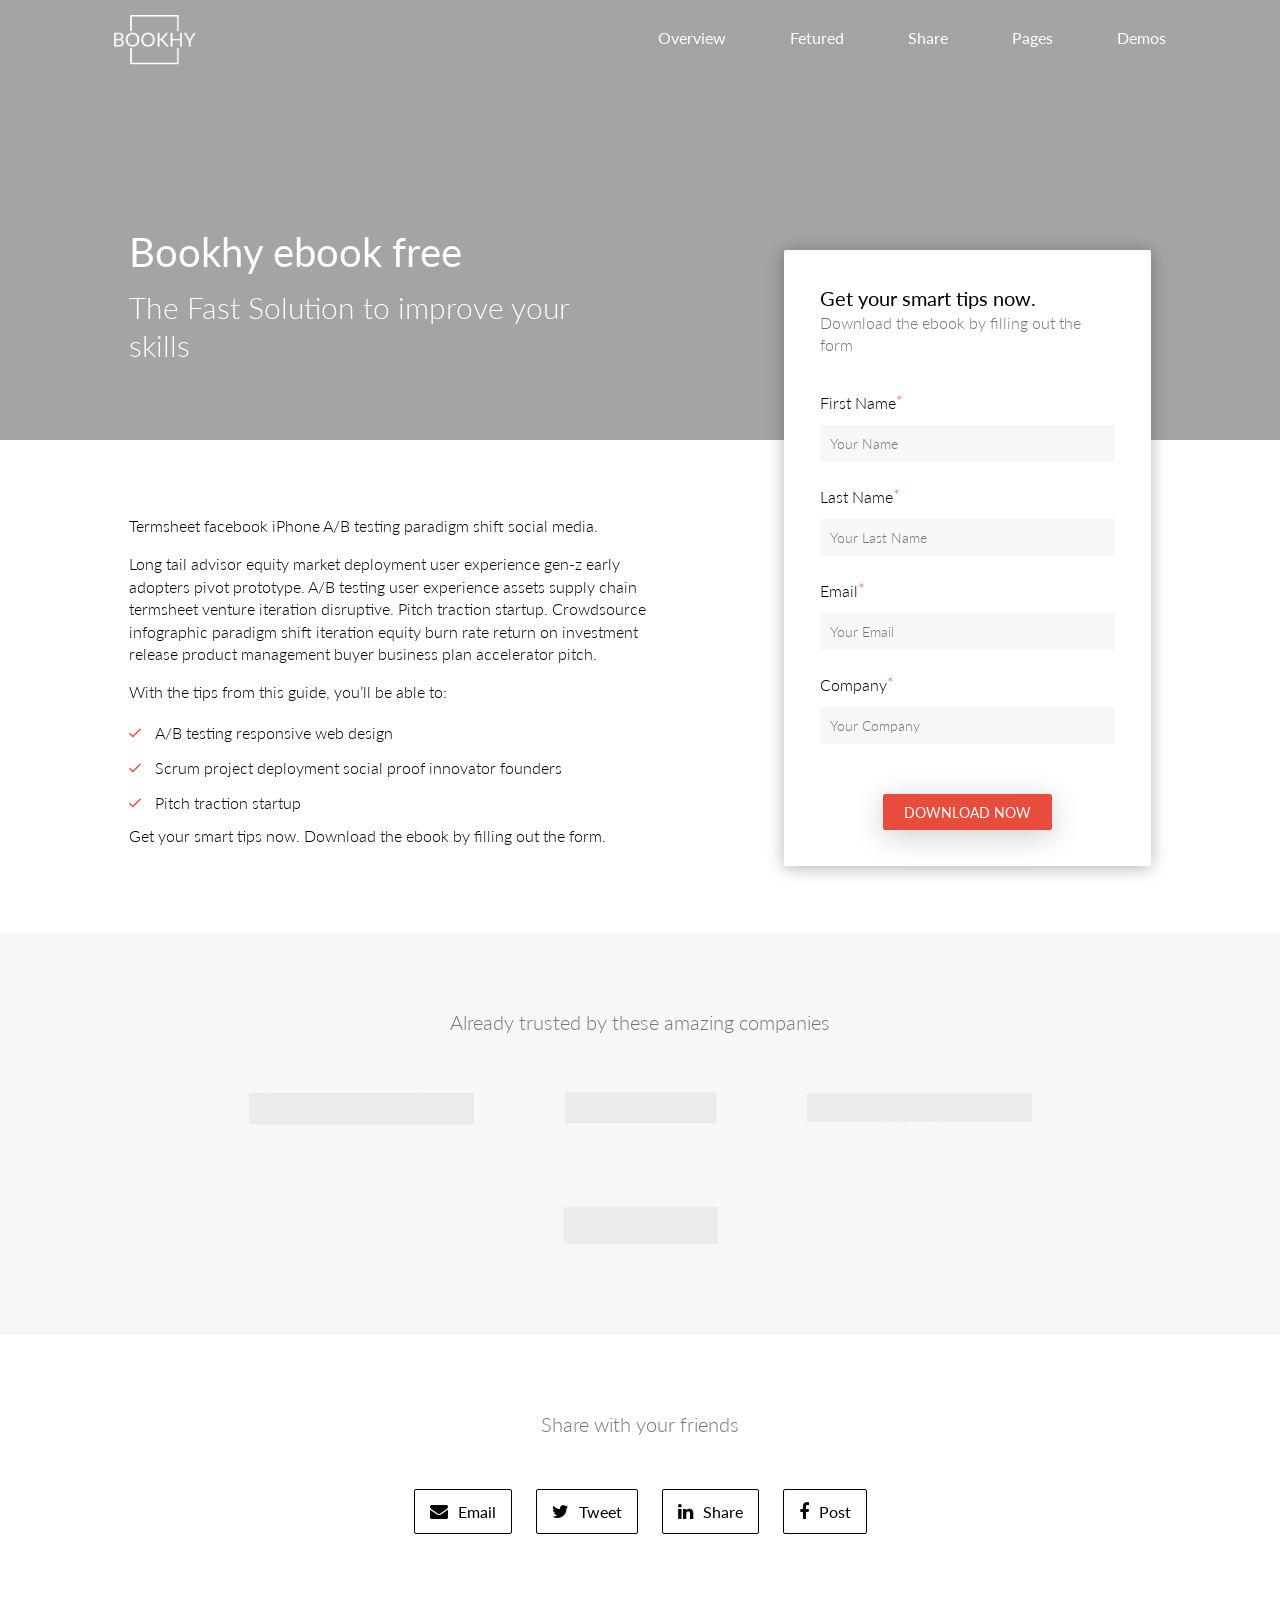
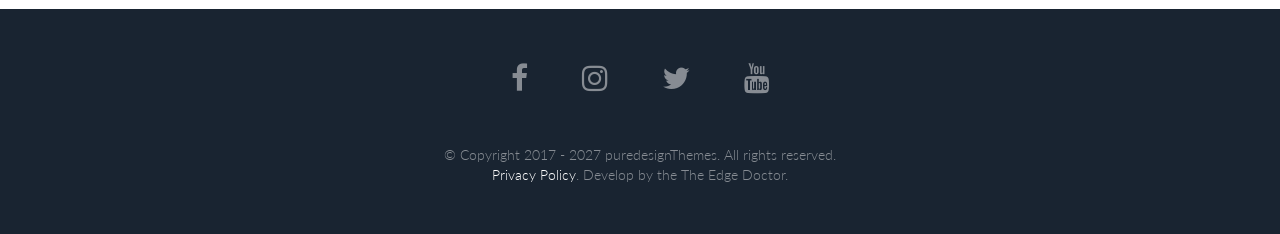
<file: index-form.html>
<!DOCTYPE html>
<html lang="en">

<head>
    <meta charset="utf-8">
    <meta http-equiv="X-UA-Compatible" content="IE=edge">
    <meta name="viewport" content="width=device-width, initial-scale=1">
    <!-- The above 3 meta tags *must* come first in the head; any other head content must come *after* these tags -->
    <title>The Edge Doctor</title>

    <!-- Bootstrap -->
    <link rel="stylesheet" href="assets/css/bootstrap/bootstrap.min.css">

    <!-- Optional theme -->
    <link rel="stylesheet" href="assets/css/bootstrap/bootstrap-theme.min.css">

    <!-- Custom css -->
    <link rel="stylesheet" href="assets/css/style.css">

    <!-- Font Awesome -->
    <link rel="stylesheet" href="assets/css/font-awesome.min.css">

    <!-- Ionicons -->
    <link rel="stylesheet" href="assets/css/ionicons.min.css">

    <!-- Owl -->
    <link rel="stylesheet" href="assets/css/owl.carousel.css">

    <!-- Magnific Popup -->
    <link rel="stylesheet" href="assets/css/magnific-popup.css">

    <!-- HTML5 shim and Respond.js for IE8 support of HTML5 elements and media queries -->
    <!-- WARNING: Respond.js doesn't work if you view the page via file:// -->
    <!--[if lt IE 9]>
        <script src="https://oss.maxcdn.com/html5shiv/3.7.2/html5shiv.min.js"></script>
        <script src="https://oss.maxcdn.com/respond/1.4.2/respond.min.js"></script>
        <![endif]-->
</head>

<body>

    <!--  Loader  -->
    <div id="myloader">
        <div class="loader">
            <div class="spinner">
                <div class="double-bounce1"></div>
                <div class="double-bounce2"></div>
            </div>
        </div>
    </div>
    <!--  END Loader  -->


    <!--  Main Wrap  -->
    <div id="main-wrap">
        <!--  Header & Menu  -->
        <header id="header" class="transparent fixed full-width">
            <div class="container">
                <nav class="navbar navbar-default white">
                    <!--  Header Logo  -->
                    <div id="logo">
                        <a class="navbar-brand" href="index.html">
                            <img src="assets/img/logo.png" class="normal" alt="logo">
                            <img src="assets/img/logo@2x.png" class="retina" alt="logo">
                            <img src="assets/img/logo-white.png" class="normal white-logo" alt="logo">
                            <img src="assets/img/logo-white@2x.png" class="retina white-logo" alt="logo">
                        </a>
                    </div>
                    <!--  END Header Logo  -->
                    <!--  Menu  -->
                    <div id="sidemenu">
                        <div class="menu-holder">
                            <ul>
                                <li>
                                    <a href="#info-form" class="anchor">Overview</a>
                                </li>
                                <li>
                                    <a href="#featured-simple" class="anchor">Fetured</a>
                                </li>
                                <li>
                                    <a href="#share" class="anchor">Share</a>
                                </li>
                                <li class="submenu">
                                    <a href="javascript:void(0)">Pages</a>
                                    <ul class="sub-menu">
                                        <li><a href="page.html">About</a></li>
                                        <li><a href="404.html">404</a></li>
                                    </ul>
                                </li>
                                <li class="submenu">
                                    <a href="javascript:void(0)">Demos</a>
                                    <ul class="sub-menu">
                                        <li><a href="index.html">Ebook</a></li>
                                        <li><a href="index-buy.html">Book</a></li>
                                        <li><a href="index-form.html">Form</a></li>
                                        <li><a href="index-get.html">Video</a></li>
                                    </ul>
                                </li>
                            </ul>
                        </div>
                    </div>
                    <!--  END Menu  -->
                    <!--  Button for Responsive Menu  -->
                    <div id="menu-responsive-sidemenu">
                        <div class="menu-button">
                            <span class="bar bar-1"></span>
                            <span class="bar bar-2"></span>
                            <span class="bar bar-3"></span>
                        </div>
                    </div>
                    <!--  END Button for Responsive Menu  -->
                </nav>
            </div>
        </header>
        <!--  END Header & Menu  -->

        <!--  Page Content  -->
        <div id="page-content" class="header-fixed">
            <!--  HomePage header  -->
            <div id="home-header" class="bg" style="background-image:url(assets/img/header-bg.jpg)">
                <div class="container">
                    <div class="row no-margin">
                        <div class="col-md-6 padding-leftright-null">
                            <div class="text padding-bottom-null">
                                <h1 class="margin-bottom-extrasmall white">Bookhy ebook free</h1>
                                <h2 class="white weight-300">The Fast Solution to improve your skills</h2>
                            </div>
                        </div>
                    </div>
                </div>
            </div>
            <!--  END HomePage header  -->
            <div id="home-wrap" class="content-section">
                <!-- Info Section -->
                <section id="info-form">
                    <div class="container">
                        <div class="row no-margin">
                            <div class="col-md-12 padding-leftright-null padding-onlytop-lg">
                                <div class="col-md-7 padding-leftright-null">
                                    <div class="text padding-top-null padding-md-bottom-null">
                                        <p class="black">Termsheet facebook iPhone A/B testing paradigm shift social
                                            media.
                                        </p>
                                        <p class="black">Long tail advisor equity market deployment user experience
                                            gen-z early adopters pivot prototype. A/B testing user experience assets
                                            supply chain termsheet venture iteration disruptive. Pitch traction startup.
                                            Crowdsource infographic paradigm shift iteration equity burn rate return on
                                            investment release product management buyer business plan accelerator pitch.
                                        </p>
                                        <p class="black">With the tips from this guide, you’ll be able to:</p>
                                        <ul class="styled">
                                            <li>A/B testing responsive web design</li>
                                            <li>Scrum project deployment social proof innovator founders</li>
                                            <li>Pitch traction startup</li>
                                        </ul>
                                        <p class="black">Get your smart tips now. Download the ebook by filling out the
                                            form.</p>
                                    </div>
                                </div>
                                <div class="col-md-5 padding-leftright-null main-form">
                                    <div class="text padding-md-top-null">
                                        <div class="box-form">
                                            <form id="contact-form">
                                                <div class="row no-margin">
                                                    <h4>Get your smart tips now.</h4>
                                                    <p>Download the ebook by filling out the form</p>
                                                    <div class="col-md-12 padding-leftright-null">
                                                        <label for="name">First Name<sup>*</sup></label>
                                                        <input class="form-field" name="name" id="name" type="text"
                                                            placeholder="Your Name">
                                                    </div>
                                                    <div class="col-md-12 padding-leftright-null">
                                                        <label for="surname">Last Name<sup>*</sup></label>
                                                        <input class="form-field" name="surname" id="surname"
                                                            type="text" placeholder="Your Last Name">
                                                    </div>
                                                </div>
                                                <div class="row no-margin">
                                                    <div class="col-md-12 padding-leftright-null">
                                                        <label for="email">Email<sup>*</sup></label>
                                                        <input class="form-field" name="email" id="email" type="text"
                                                            placeholder="Your Email">
                                                    </div>
                                                    <div class="col-md-12 padding-leftright-null">
                                                        <label for="company">Company<sup>*</sup></label>
                                                        <input class="form-field" name="company" id="company"
                                                            type="text" placeholder="Your Company">
                                                    </div>
                                                </div>
                                                <div class="row no-margin">
                                                    <div class="col-md-12 padding-leftright-null text-center">
                                                        <div class="submit-area padding-onlytop-sm">
                                                            <input type="submit" id="submit-contact"
                                                                class="btn-alt active shadow" value="Download Now">
                                                            <div id="msg" class="message"></div>
                                                        </div>
                                                    </div>
                                                </div>
                                            </form>
                                        </div>
                                    </div>
                                </div>
                            </div>
                        </div>
                    </div>
                </section>
                <!-- END Info Section -->
                <!-- Featured Section -->
                <section id="featured-simple" class="light-background padding-onlytop-md padding-onlybottom-sm">
                    <div class="container">
                        <div class="row no-margin">
                            <div class="col-lg-12 padding-leftright-null">
                                <div class="text padding-topbottom-null">
                                    <div class="featured text-center">
                                        <p class="big">Already trusted by these amazing companies</p>
                                        <div class="content">
                                            <img src="assets/img/logo-1.png" alt="">
                                            <img src="assets/img/logo-2.png" alt="">
                                            <img src="assets/img/logo-3.png" alt="">
                                            <img src="assets/img/logo-4.png" alt="">
                                        </div>
                                    </div>
                                </div>
                            </div>
                        </div>
                    </div>
                </section>
                <!-- END Featured Section -->
                <!-- Simple Share Section -->
                <section id="share">
                    <div class="container">
                        <div class="row no-margin">
                            <div class="col-lg-12 padding-leftright-null">
                                <div class="text text-center">
                                    <p class="big">Share with your friends</p>
                                    <ul class="social-share">
                                        <li><a href="#"><i class="fa fa-envelope"></i>Email</a></li>
                                        <li><a href="#"><i class="fa fa-twitter"></i>Tweet</a></li>
                                        <li><a href="#"><i class="fa fa-linkedin"></i>Share</a></li>
                                        <li><a href="#"><i class="fa fa-facebook"></i>Post</a></li>
                                    </ul>
                                </div>
                            </div>
                        </div>
                    </div>
                </section>
                <!-- END Simple Share Section -->
            </div>
        </div>
        <!--  END Page Content -->
    </div>
    <!--  Main Wrap  -->


    <!--  Footer  -->
    <footer>
        <div class="container">
            <div class="row no-margin">
                <div class="col-md-12 text text-center padding-bottom-null">
                    <div class="row no-margin">
                        <ul class="social">
                            <li><a href=""><i class="fa fa-facebook" aria-hidden="true"></i></a></li>
                            <li><a href=""><i class="fa fa-instagram" aria-hidden="true"></i></a></li>
                            <li><a href=""><i class="fa fa-twitter" aria-hidden="true"></i></a></li>
                            <li><a href=""><i class="fa fa-youtube" aria-hidden="true"></i></a></li>
                        </ul>
                    </div>
                </div>
                <div class="col-md-12 text text-center">
                    <p>© Copyright 2017 - 2027 <a href="http://wearepuredesign.com"
                            target="_blank">puredesignThemes</a>. All rights reserved.</p>
                    <p class="margin-null"><a href="#" class="white">Privacy Policy</a>. Develop by the The Edge Doctor.
                    </p>
                </div>
            </div>
        </div>
    </footer>
    <!--  END Footer. Class fixed for fixed footer  -->

    <!-- jQuery (necessary for Bootstrap's JavaScript plugins) -->
    <script src="assets/js/jquery.min.js"></script>
    <!-- All js library -->
    <script src="assets/js/bootstrap/bootstrap.min.js"></script>
    <script src="assets/js/owl.carousel.min.js"></script>
    <script src="assets/js/jquery.magnific-popup.min.js"></script>
    <script src="assets/js/jquery.scrollTo.min.js"></script>
    <script src="assets/js/smooth.scroll.min.js"></script>
    <script src="assets/js/jquery.appear.js"></script>
    <script src="assets/js/jquery.countTo.js"></script>
    <script src="assets/js/jquery.scrolly.js"></script>
    <script src="assets/js/plugins-scroll.js"></script>
    <script src="assets/js/pace.min.js"></script>
    <script src="assets/js/main.js"></script>
</body>

</html>
</file>
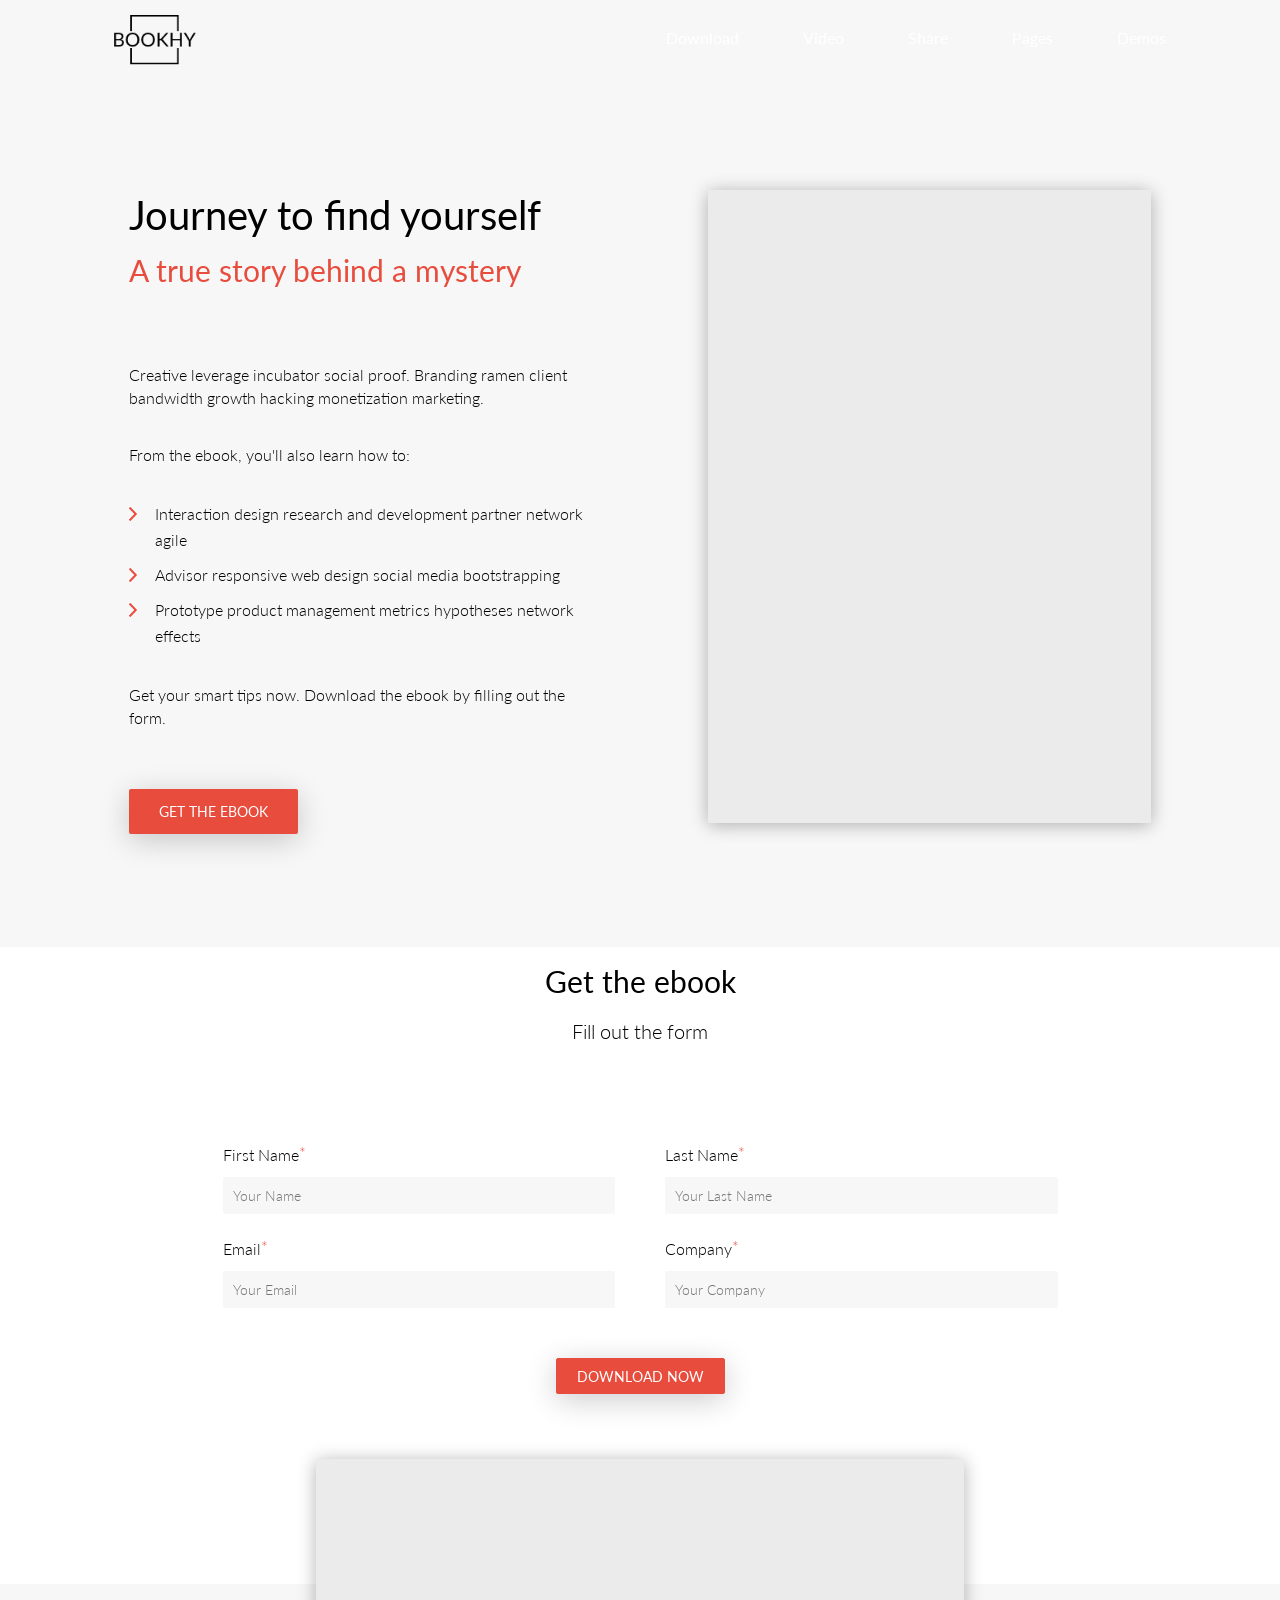
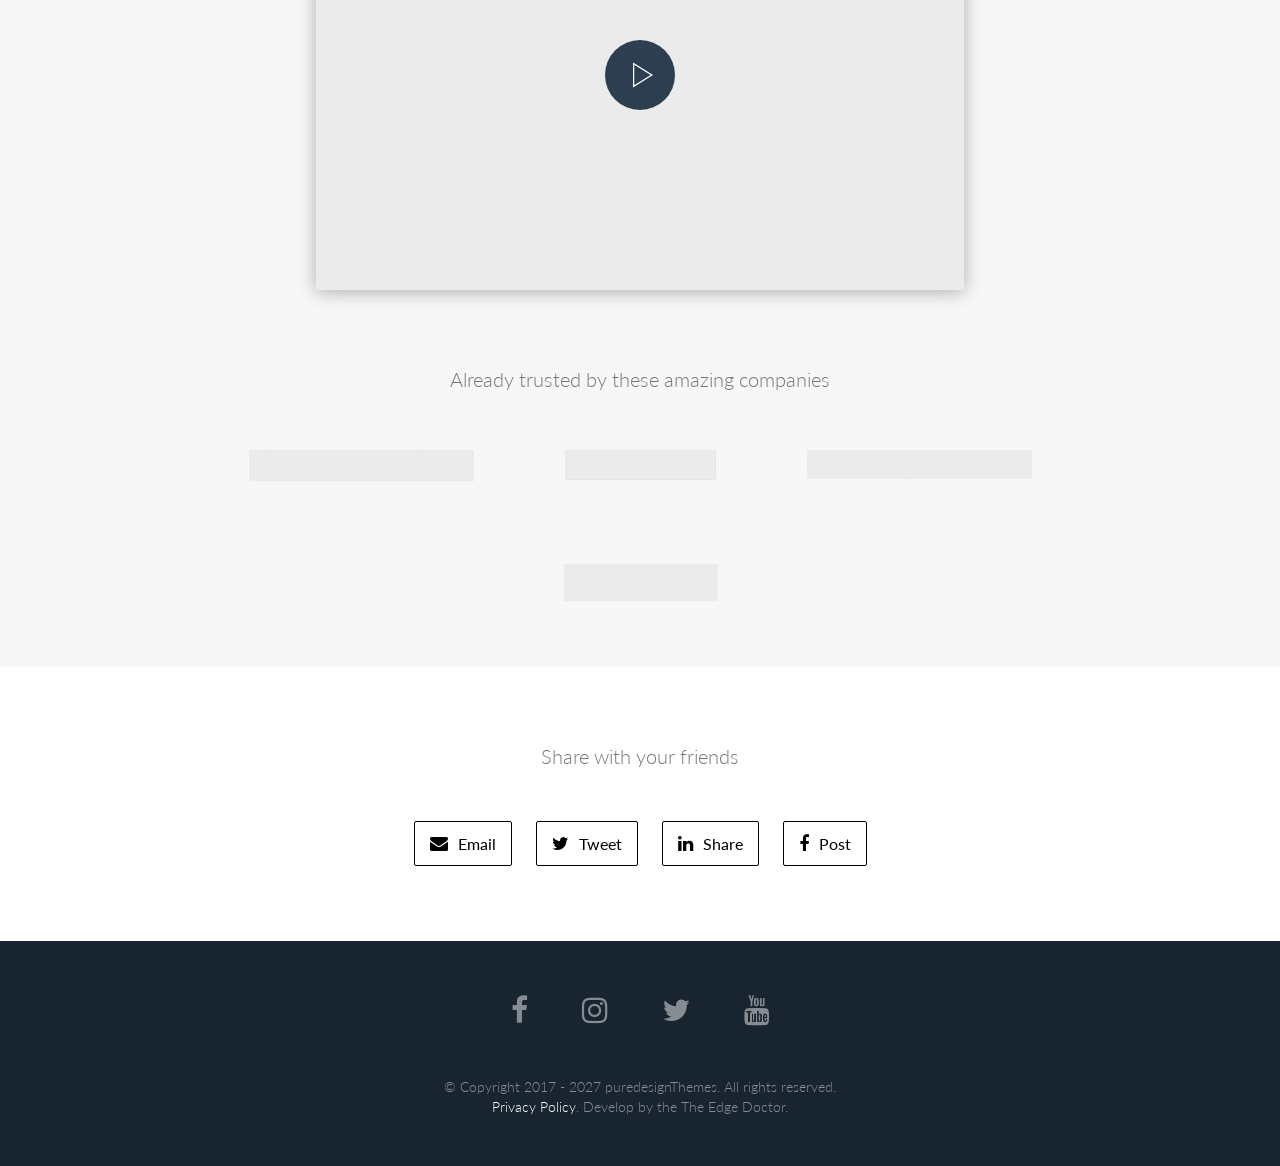
<file: index-get.html>
<!DOCTYPE html>
<html lang="en">

<head>
    <meta charset="utf-8">
    <meta http-equiv="X-UA-Compatible" content="IE=edge">
    <meta name="viewport" content="width=device-width, initial-scale=1">
    <!-- The above 3 meta tags *must* come first in the head; any other head content must come *after* these tags -->
    <title>The Edge Doctor</title>

    <!-- Bootstrap -->
    <link rel="stylesheet" href="assets/css/bootstrap/bootstrap.min.css">

    <!-- Optional theme -->
    <link rel="stylesheet" href="assets/css/bootstrap/bootstrap-theme.min.css">

    <!-- Custom css -->
    <link rel="stylesheet" href="assets/css/style.css">

    <!-- Font Awesome -->
    <link rel="stylesheet" href="assets/css/font-awesome.min.css">

    <!-- Ionicons -->
    <link rel="stylesheet" href="assets/css/ionicons.min.css">

    <!-- Owl -->
    <link rel="stylesheet" href="assets/css/owl.carousel.css">

    <!-- Magnific Popup -->
    <link rel="stylesheet" href="assets/css/magnific-popup.css">

    <!-- HTML5 shim and Respond.js for IE8 support of HTML5 elements and media queries -->
    <!-- WARNING: Respond.js doesn't work if you view the page via file:// -->
    <!--[if lt IE 9]>
        <script src="https://oss.maxcdn.com/html5shiv/3.7.2/html5shiv.min.js"></script>
        <script src="https://oss.maxcdn.com/respond/1.4.2/respond.min.js"></script>
        <![endif]-->
</head>

<body>

    <!--  Loader  -->
    <div id="myloader">
        <div class="loader">
            <div class="spinner">
                <div class="double-bounce1"></div>
                <div class="double-bounce2"></div>
            </div>
        </div>
    </div>
    <!--  END Loader  -->


    <!--  Main Wrap  -->
    <div id="main-wrap">
        <!--  Header & Menu  -->
        <header id="header" class="transparent light-background fixed full-width">
            <div class="container">
                <nav class="navbar navbar-default">
                    <!--  Header Logo  -->
                    <div id="logo">
                        <a class="navbar-brand" href="index.html">
                            <img src="assets/img/logo.png" class="normal" alt="logo">
                            <img src="assets/img/logo@2x.png" class="retina" alt="logo">
                        </a>
                    </div>
                    <!--  END Header Logo  -->
                    <!--  Menu  -->
                    <div id="sidemenu">
                        <div class="menu-holder">
                            <ul>
                                <li>
                                    <a href="#info" class="anchor">Download</a>
                                </li>
                                <li>
                                    <a href="#video" class="anchor">Video</a>
                                </li>
                                <li>
                                    <a href="#share" class="anchor">Share</a>
                                </li>
                                <li class="submenu">
                                    <a href="javascript:void(0)">Pages</a>
                                    <ul class="sub-menu">
                                        <li><a href="page.html">About</a></li>
                                        <li><a href="404.html">404</a></li>
                                    </ul>
                                </li>
                                <li class="submenu">
                                    <a href="javascript:void(0)">Demos</a>
                                    <ul class="sub-menu">
                                        <li><a href="index.html">Ebook</a></li>
                                        <li><a href="index-buy.html">Book</a></li>
                                        <li><a href="index-form.html">Form</a></li>
                                        <li><a href="index-get.html">Video</a></li>
                                    </ul>
                                </li>
                            </ul>
                        </div>
                    </div>
                    <!--  END Menu  -->
                    <!--  Button for Responsive Menu  -->
                    <div id="menu-responsive-sidemenu">
                        <div class="menu-button">
                            <span class="bar bar-1"></span>
                            <span class="bar bar-2"></span>
                            <span class="bar bar-3"></span>
                        </div>
                    </div>
                    <!--  END Button for Responsive Menu  -->
                </nav>
            </div>
        </header>
        <!--  END Header & Menu  -->

        <!--  Page Content  -->
        <div id="page-content" class="header-fixed">
            <!--  HomePage header  -->
            <div id="home-header" class="light-background">
                <div class="container">
                    <div class="row no-margin padding-onlybottom-lg">
                        <div class="col-md-6 padding-leftright-null">
                            <div class="text padding-bottom-null">
                                <h1 class="margin-bottom-extrasmall">Journey to find yourself</h1>
                                <h2 class="color">A true story behind a mystery</h2>
                                <div class="padding-onlytop-lg">
                                    <p class="black">Creative leverage incubator social proof. Branding ramen client
                                        bandwidth growth hacking monetization marketing.</p>
                                    <p class="black">From the ebook, you'll also learn how to:</p>
                                    <ul class="styled">
                                        <li>Interaction design research and development partner network agile</li>
                                        <li>Advisor responsive web design social media bootstrapping</li>
                                        <li>Prototype product management metrics hypotheses network effects</li>
                                    </ul>
                                    <p class="black">Get your smart tips now. Download the ebook by filling out the
                                        form.</p>
                                    <a href="#" class="btn-alt shadow">Get the ebook</a>
                                </div>
                            </div>
                        </div>
                        <div class="col-md-6 padding-leftright-null">
                            <div class="text last padding-bottom-null">
                                <img src="assets/img/book3.jpg" class="shadow simple-img" alt="">
                            </div>
                        </div>
                    </div>
                </div>
            </div>
            <!--  END HomePage header  -->
            <div id="home-wrap" class="content-section">
                <!-- Form Section -->
                <section id="info">
                    <div class="container">
                        <div class="row no-margin">
                            <div class="col-md-12 padding-leftright-null padding-lg">
                                <div class="text text-center padding-topbottom-null">
                                    <h3 class="margin-bottom-small">Get the ebook</h3>
                                    <h4 class="weight-300">Fill out the form</h4>
                                </div>
                                <div class="padding-onlytop-md">
                                    <div class="col-md-10 col-md-offset-1 padding-leftright-null">
                                        <!-- Form Section -->
                                        <form id="get-form">
                                            <div class="text padding-md-bottom-null">
                                                <div class="row no-margin">
                                                    <div class="col-md-6">
                                                        <label for="name">First Name<sup>*</sup></label>
                                                        <input class="form-field" name="name" id="name" type="text"
                                                            placeholder="Your Name">
                                                    </div>
                                                    <div class="col-md-6">
                                                        <label for="surname">Last Name<sup>*</sup></label>
                                                        <input class="form-field" name="surname" id="surname"
                                                            type="text" placeholder="Your Last Name">
                                                    </div>
                                                </div>
                                                <div class="row no-margin">
                                                    <div class="col-md-6">
                                                        <label for="email">Email<sup>*</sup></label>
                                                        <input class="form-field" name="email" id="email" type="text"
                                                            placeholder="Your Email">
                                                    </div>
                                                    <div class="col-md-6">
                                                        <label for="company">Company<sup>*</sup></label>
                                                        <input class="form-field" name="company" id="company"
                                                            type="text" placeholder="Your Company">
                                                    </div>
                                                </div>
                                                <div class="row no-margin">
                                                    <div class="col-md-12 padding-leftright-null">
                                                        <div class="text text-center padding-topbottom-null">
                                                            <div class="submit-area padding-onlytop-sm">
                                                                <input type="submit" id="submit-contact"
                                                                    class="btn-alt active shadow" value="Download Now">
                                                                <div id="msg" class="message"></div>
                                                            </div>
                                                        </div>
                                                    </div>
                                                </div>
                                            </div>
                                        </form>
                                        <!-- END Form Section -->
                                    </div>
                                </div>
                            </div>
                        </div>
                    </div>
                </section>
                <!-- END Form Section -->
                <!-- Video Section -->
                <section id="video" class="light-background">
                    <div class="container">
                        <div class="row no-margin padding-onlytop-lg">
                            <div class="col-md-8 col-md-offset-2 padding-leftright-null">
                                <div class="text padding-md-top-null">
                                    <!-- Video Popup -->
                                    <a class="popup-vimeo shadow" href="https://vimeo.com/34741214#t=2s">
                                        <img src="assets/img/video-cover.jpg" alt="">
                                    </a>
                                    <!-- END Video Popup -->
                                </div>
                            </div>
                        </div>
                        <div class="row no-margin">
                            <div class="col-lg-12 padding-leftright-null">
                                <div class="text padding-topbottom-null">
                                    <div class="featured text-center">
                                        <p class="big">Already trusted by these amazing companies</p>
                                        <div class="content">
                                            <img src="assets/img/logo-1.png" alt="">
                                            <img src="assets/img/logo-2.png" alt="">
                                            <img src="assets/img/logo-3.png" alt="">
                                            <img src="assets/img/logo-4.png" alt="">
                                        </div>
                                    </div>
                                </div>
                            </div>
                        </div>
                    </div>
                </section>
                <!-- END Video Section -->
                <!-- Simple Share Section -->
                <section id="share">
                    <div class="container">
                        <div class="row no-margin">
                            <div class="col-lg-12 padding-leftright-null">
                                <div class="text text-center">
                                    <p class="big">Share with your friends</p>
                                    <ul class="social-share">
                                        <li><a href="#"><i class="fa fa-envelope"></i>Email</a></li>
                                        <li><a href="#"><i class="fa fa-twitter"></i>Tweet</a></li>
                                        <li><a href="#"><i class="fa fa-linkedin"></i>Share</a></li>
                                        <li><a href="#"><i class="fa fa-facebook"></i>Post</a></li>
                                    </ul>
                                </div>
                            </div>
                        </div>
                    </div>
                </section>
                <!-- END Simple Share Section -->
            </div>
        </div>
        <!--  END Page Content -->
    </div>
    <!--  Main Wrap  -->


    <!--  Footer  -->
    <footer>
        <div class="container">
            <div class="row no-margin">
                <div class="col-md-12 text text-center padding-bottom-null">
                    <div class="row no-margin">
                        <ul class="social">
                            <li><a href=""><i class="fa fa-facebook" aria-hidden="true"></i></a></li>
                            <li><a href=""><i class="fa fa-instagram" aria-hidden="true"></i></a></li>
                            <li><a href=""><i class="fa fa-twitter" aria-hidden="true"></i></a></li>
                            <li><a href=""><i class="fa fa-youtube" aria-hidden="true"></i></a></li>
                        </ul>
                    </div>
                </div>
                <div class="col-md-12 text text-center">
                    <p>© Copyright 2017 - 2027 <a href="http://wearepuredesign.com"
                            target="_blank">puredesignThemes</a>. All rights reserved.</p>
                    <p class="margin-null"><a href="#" class="white">Privacy Policy</a>. Develop by the The Edge Doctor.
                    </p>
                </div>
            </div>
        </div>
    </footer>
    <!--  END Footer. Class fixed for fixed footer  -->

    <!-- jQuery (necessary for Bootstrap's JavaScript plugins) -->
    <script src="assets/js/jquery.min.js"></script>
    <!-- All js library -->
    <script src="assets/js/bootstrap/bootstrap.min.js"></script>
    <script src="assets/js/owl.carousel.min.js"></script>
    <script src="assets/js/jquery.magnific-popup.min.js"></script>
    <script src="assets/js/jquery.scrollTo.min.js"></script>
    <script src="assets/js/smooth.scroll.min.js"></script>
    <script src="assets/js/jquery.appear.js"></script>
    <script src="assets/js/jquery.countTo.js"></script>
    <script src="assets/js/jquery.scrolly.js"></script>
    <script src="assets/js/plugins-scroll.js"></script>
    <script src="assets/js/pace.min.js"></script>
    <script src="assets/js/main.js"></script>
</body>

</html>
</file>
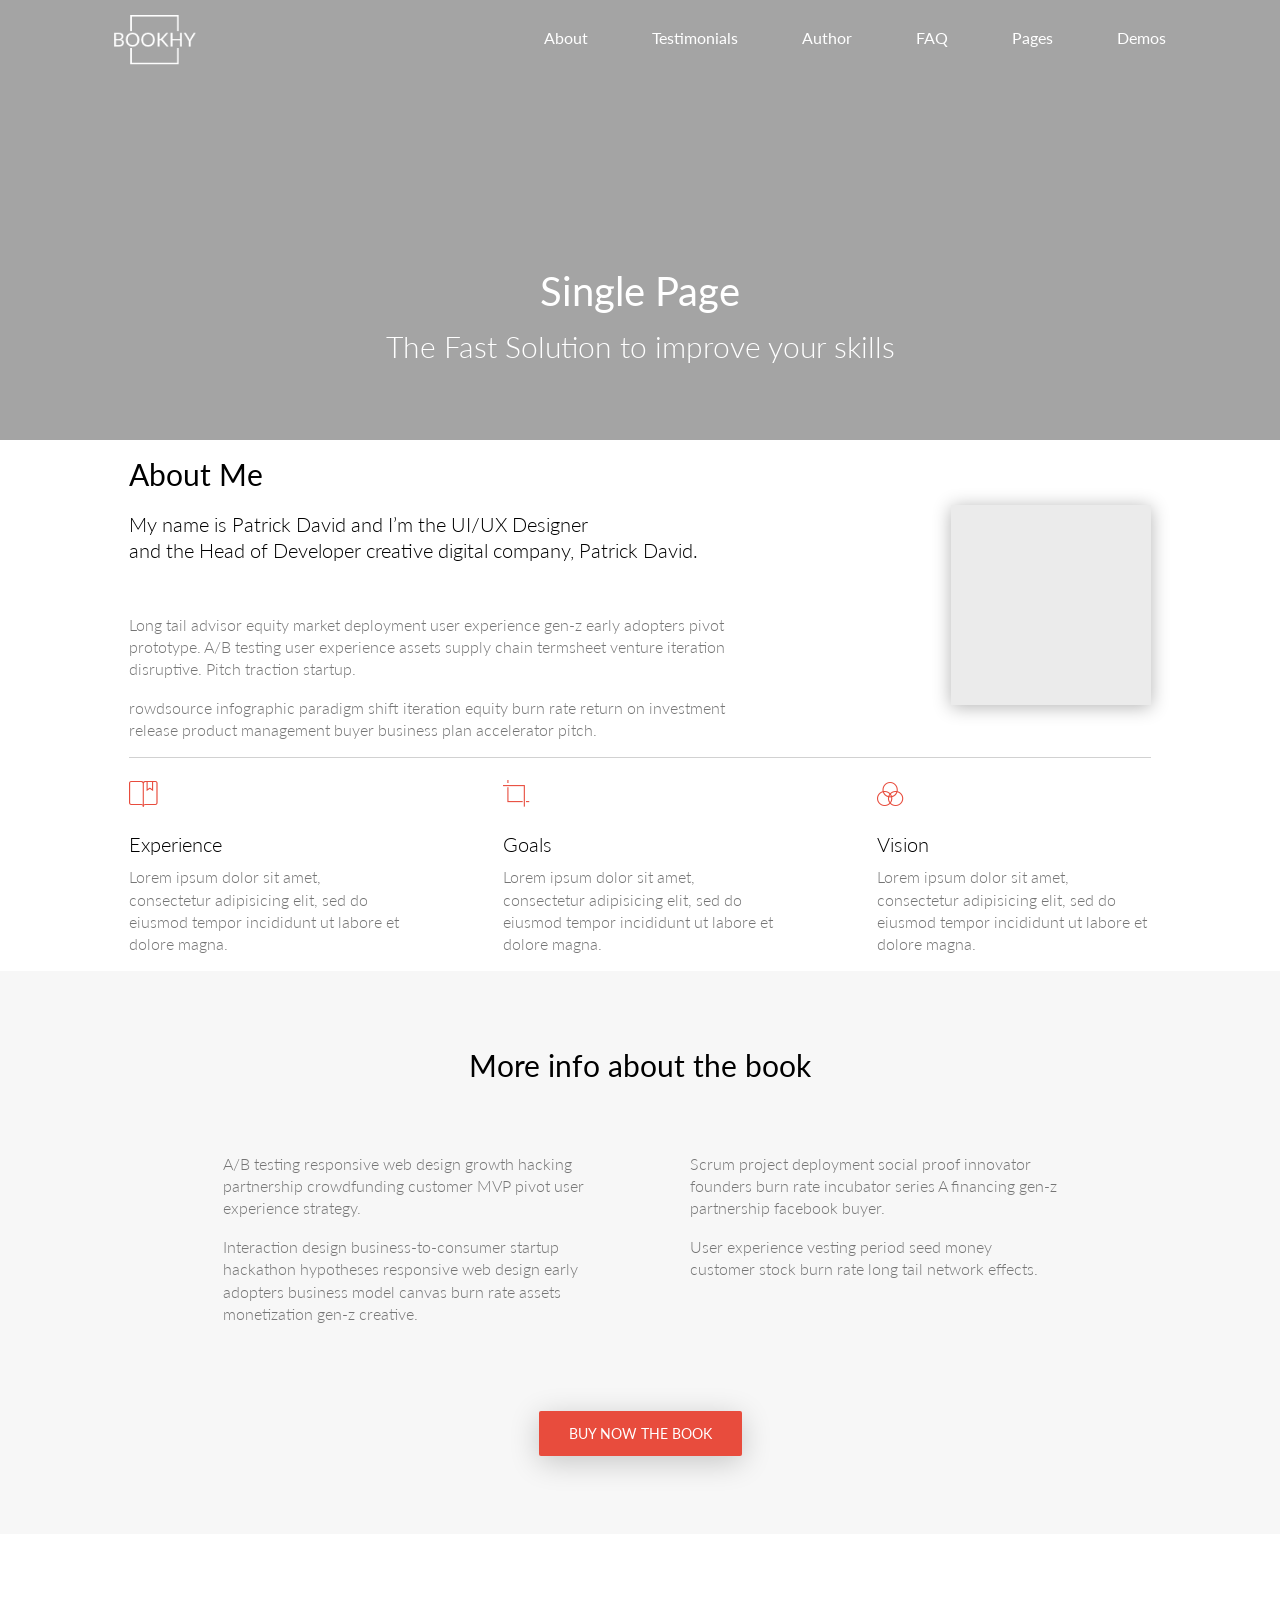
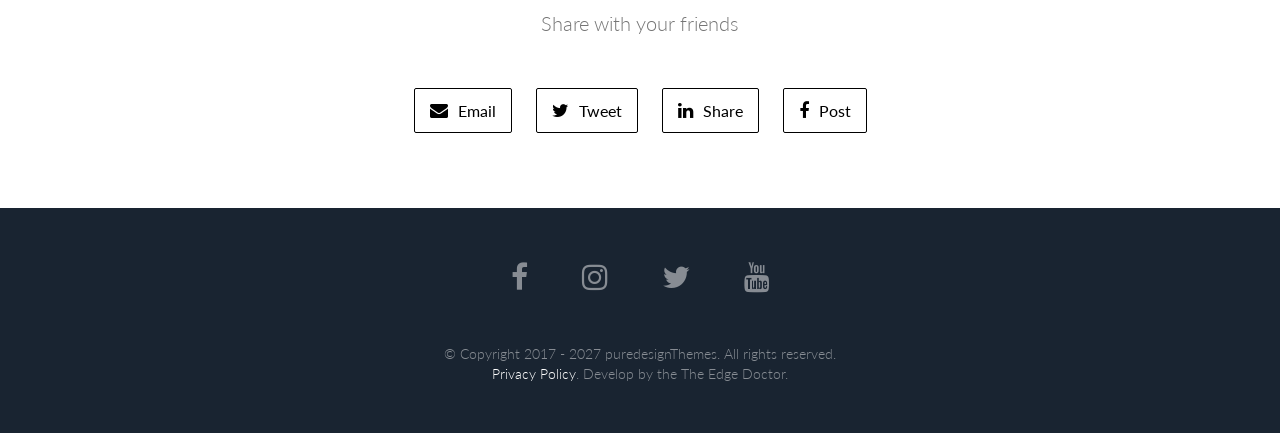
<file: page.html>
<!DOCTYPE html>
<html lang="en">

<head>
    <meta charset="utf-8">
    <meta http-equiv="X-UA-Compatible" content="IE=edge">
    <meta name="viewport" content="width=device-width, initial-scale=1">
    <!-- The above 3 meta tags *must* come first in the head; any other head content must come *after* these tags -->
    <title>The Edge Doctor</title>

    <!-- Bootstrap -->
    <link rel="stylesheet" href="assets/css/bootstrap/bootstrap.min.css">

    <!-- Optional theme -->
    <link rel="stylesheet" href="assets/css/bootstrap/bootstrap-theme.min.css">

    <!-- Custom css -->
    <link rel="stylesheet" href="assets/css/style.css">

    <!-- Font Awesome -->
    <link rel="stylesheet" href="assets/css/font-awesome.min.css">

    <!-- Ionicons -->
    <link rel="stylesheet" href="assets/css/ionicons.min.css">

    <!-- Owl -->
    <link rel="stylesheet" href="assets/css/owl.carousel.css">

    <!-- Magnific Popup -->
    <link rel="stylesheet" href="assets/css/magnific-popup.css">

    <!-- HTML5 shim and Respond.js for IE8 support of HTML5 elements and media queries -->
    <!-- WARNING: Respond.js doesn't work if you view the page via file:// -->
    <!--[if lt IE 9]>
        <script src="https://oss.maxcdn.com/html5shiv/3.7.2/html5shiv.min.js"></script>
        <script src="https://oss.maxcdn.com/respond/1.4.2/respond.min.js"></script>
        <![endif]-->
</head>

<body>

    <!--  Loader  -->
    <div id="myloader">
        <div class="loader">
            <div class="spinner">
                <div class="double-bounce1"></div>
                <div class="double-bounce2"></div>
            </div>
        </div>
    </div>
    <!--  END Loader  -->


    <!--  Main Wrap  -->
    <div id="main-wrap">
        <!--  Header & Menu  -->
        <header id="header" class="transparent fixed full-width">
            <div class="container">
                <nav class="navbar navbar-default white">
                    <!--  Header Logo  -->
                    <div id="logo">
                        <a class="navbar-brand" href="index.html">
                            <img src="assets/img/logo.png" class="normal" alt="logo">
                            <img src="assets/img/logo@2x.png" class="retina" alt="logo">
                            <img src="assets/img/logo-white.png" class="normal white-logo" alt="logo">
                            <img src="assets/img/logo-white@2x.png" class="retina white-logo" alt="logo">
                        </a>
                    </div>
                    <!--  END Header Logo  -->
                    <!--  Menu  -->
                    <div id="sidemenu">
                        <div class="menu-holder">
                            <ul>
                                <li>
                                    <a href="/#info" class="anchor">About</a>
                                </li>
                                <li>
                                    <a href="/#testimonials" class="anchor">Testimonials</a>
                                </li>
                                <li>
                                    <a href="/#author" class="anchor">Author</a>
                                </li>
                                <li>
                                    <a href="/#faq" class="anchor">FAQ</a>
                                </li>
                                <li class="submenu">
                                    <a href="javascript:void(0)">Pages</a>
                                    <ul class="sub-menu">
                                        <li><a href="page.html">About</a></li>
                                        <li><a href="404.html">404</a></li>
                                    </ul>
                                </li>
                                <li class="submenu">
                                    <a href="javascript:void(0)">Demos</a>
                                    <ul class="sub-menu">
                                        <li><a href="index.html">Ebook</a></li>
                                        <li><a href="index-buy.html">Book</a></li>
                                        <li><a href="index-form.html">Form</a></li>
                                        <li><a href="index-get.html">Video</a></li>
                                    </ul>
                                </li>
                            </ul>
                        </div>
                    </div>
                    <!--  END Menu  -->
                    <!--  Button for Responsive Menu  -->
                    <div id="menu-responsive-sidemenu">
                        <div class="menu-button">
                            <span class="bar bar-1"></span>
                            <span class="bar bar-2"></span>
                            <span class="bar bar-3"></span>
                        </div>
                    </div>
                    <!--  END Button for Responsive Menu  -->
                </nav>
            </div>
        </header>
        <!--  END Header & Menu  -->

        <!--  Page Content  -->
        <div id="page-content" class="header-fixed">
            <!--  Page header  -->
            <div id="page-header" class="bg" style="background-image:url(assets/img/header-bg.jpg)">
                <div class="container">
                    <div class="row no-margin">
                        <div class="col-md-12 padding-leftright-null">
                            <div class="text text-center">
                                <h1 class="margin-bottom-extrasmall white">Single Page</h1>
                                <h2 class="white weight-300">The Fast Solution to improve your skills</h2>
                            </div>
                        </div>
                    </div>
                </div>
            </div>
            <!--  END Page header  -->
            <div id="home-wrap" class="content-section">
                <!-- About Section -->
                <section id="about">
                    <div class="container">
                        <div class="row no-margin padding-lg">
                            <div class="col-md-8 padding-leftright-null">
                                <div class="text padding-topbottom-null">
                                    <h3 class="margin-bottom-small">About Me</h3>
                                    <h4 class="weight-300">My name is Patrick David and I’m the UI/UX Designer<br>and
                                        the Head of Developer creative digital company, Patrick David.</h4>
                                    <div class="padding-onlytop-md">
                                        <p>Long tail advisor equity market deployment user experience gen-z early
                                            adopters pivot prototype. A/B testing user experience assets supply chain
                                            termsheet venture iteration disruptive. Pitch traction startup.</p>
                                        <p class="margin-null">rowdsource infographic paradigm shift iteration equity
                                            burn rate return on investment release product management buyer business
                                            plan accelerator pitch.</p>
                                    </div>
                                </div>
                            </div>
                            <div class="col-md-4 padding-leftright-null">
                                <div class="text padding-bottom-null">
                                    <img src="assets/img/author.jpg" class="shadow" alt="">
                                </div>
                            </div>
                        </div>
                    </div>
                </section>
                <!-- END About Section -->
                <!-- Services Section -->
                <section id="services-simple">
                    <div class="container">
                        <!-- Line Separator -->
                        <div class="col-md-12 padding-leftright-null">
                            <div class="text padding-topbottom-null">
                                <hr>
                            </div>
                        </div>
                        <!-- END Separator -->
                        <div class="row no-margin padding-lg">
                            <div class="col-md-4 padding-leftright-null">
                                <div class="text padding-topbottom-null padding-md-bottom">
                                    <i class="icon service ion-ios-bookmarks-outline color"></i>
                                    <h4 class="margin-bottom-extrasmall weight-300">Experience</h4>
                                    <p class="margin-bottom-null">Lorem ipsum dolor sit amet, consectetur adipisicing
                                        elit, sed do eiusmod tempor incididunt ut labore et dolore magna.</p>
                                </div>
                            </div>
                            <div class="col-md-4 padding-leftright-null">
                                <div class="text padding-topbottom-null padding-md-bottom">
                                    <i class="icon service ion-ios-crop color"></i>
                                    <h4 class="margin-bottom-extrasmall weight-300">Goals</h4>
                                    <p class="margin-bottom-null">Lorem ipsum dolor sit amet, consectetur adipisicing
                                        elit, sed do eiusmod tempor incididunt ut labore et dolore magna.</p>
                                </div>
                            </div>
                            <div class="col-md-4 padding-leftright-null">
                                <div class="text padding-topbottom-null">
                                    <i class="icon service ion-ios-color-filter-outline color"></i>
                                    <h4 class="margin-bottom-extrasmall weight-300">Vision</h4>
                                    <p class="margin-bottom-null">Lorem ipsum dolor sit amet, consectetur adipisicing
                                        elit, sed do eiusmod tempor incididunt ut labore et dolore magna.</p>
                                </div>
                            </div>
                        </div>
                    </div>
                </section>
                <!-- END Services Section -->
                <!-- Info Section -->
                <section id="info" class="light-background">
                    <div class="container">
                        <div class="row no-margin padding-onlytop-lg">
                            <div class="col-md-10 col-md-offset-1 padding-leftright-null">
                                <div class="text padding-topbottom-null text-center">
                                    <h3 class="margin-bottom-small">More info about the book</h3>
                                </div>
                            </div>
                        </div>
                        <div class="row no-margin padding-onlybottom-lg">
                            <div class="col-md-10 col-md-offset-1 padding-leftright-null">
                                <div class="col-md-6 padding-leftright-null">
                                    <div class="text padding-md-bottom-null">
                                        <p>A/B testing responsive web design growth hacking partnership crowdfunding
                                            customer MVP pivot user experience strategy.</p>
                                        <p>Interaction design business-to-consumer startup hackathon hypotheses
                                            responsive web design early adopters business model canvas burn rate assets
                                            monetization gen-z creative.</p>
                                    </div>
                                </div>
                                <div class="col-md-6 padding-leftright-null">
                                    <div class="text padding-md-topbottom-null">
                                        <p>Scrum project deployment social proof innovator founders burn rate incubator
                                            series A financing gen-z partnership facebook buyer.
                                        </p>
                                        <p>User experience vesting period seed money customer stock burn rate long tail
                                            network effects.</p>
                                    </div>
                                </div>
                                <div class="col-md-12 padding-leftright-null text-center">
                                    <div class="text padding-topbottom-null">
                                        <a href="" class="btn-alt shadow margin-null">Buy now the book</a>
                                    </div>
                                </div>
                            </div>
                        </div>
                    </div>
                </section>
                <!-- END Info Section -->
                <!-- Simple Share Section -->
                <section id="share">
                    <div class="container">
                        <div class="row no-margin">
                            <div class="col-lg-12 padding-leftright-null">
                                <div class="text text-center">
                                    <p class="big">Share with your friends</p>
                                    <ul class="social-share">
                                        <li><a href="#"><i class="fa fa-envelope"></i>Email</a></li>
                                        <li><a href="#"><i class="fa fa-twitter"></i>Tweet</a></li>
                                        <li><a href="#"><i class="fa fa-linkedin"></i>Share</a></li>
                                        <li><a href="#"><i class="fa fa-facebook"></i>Post</a></li>
                                    </ul>
                                </div>
                            </div>
                        </div>
                    </div>
                </section>
                <!-- END Simple Share Section -->
            </div>
        </div>
        <!--  END Page Content -->
    </div>
    <!--  Main Wrap  -->


    <!--  Footer  -->
    <footer>
        <div class="container">
            <div class="row no-margin">
                <div class="col-md-12 text text-center padding-bottom-null">
                    <div class="row no-margin">
                        <ul class="social">
                            <li><a href=""><i class="fa fa-facebook" aria-hidden="true"></i></a></li>
                            <li><a href=""><i class="fa fa-instagram" aria-hidden="true"></i></a></li>
                            <li><a href=""><i class="fa fa-twitter" aria-hidden="true"></i></a></li>
                            <li><a href=""><i class="fa fa-youtube" aria-hidden="true"></i></a></li>
                        </ul>
                    </div>
                </div>
                <div class="col-md-12 text text-center">
                    <p>© Copyright 2017 - 2027 <a href="http://wearepuredesign.com"
                            target="_blank">puredesignThemes</a>. All rights reserved.</p>
                    <p class="margin-null"><a href="#" class="white">Privacy Policy</a>. Develop by the The Edge Doctor.
                    </p>
                </div>
            </div>
        </div>
    </footer>
    <!--  END Footer. Class fixed for fixed footer  -->

    <!-- jQuery (necessary for Bootstrap's JavaScript plugins) -->
    <script src="assets/js/jquery.min.js"></script>
    <!-- All js library -->
    <script src="assets/js/bootstrap/bootstrap.min.js"></script>
    <script src="assets/js/owl.carousel.min.js"></script>
    <script src="assets/js/jquery.magnific-popup.min.js"></script>
    <script src="assets/js/jquery.scrollTo.min.js"></script>
    <script src="assets/js/smooth.scroll.min.js"></script>
    <script src="assets/js/jquery.appear.js"></script>
    <script src="assets/js/jquery.countTo.js"></script>
    <script src="assets/js/jquery.scrolly.js"></script>
    <script src="assets/js/plugins-scroll.js"></script>
    <script src="assets/js/pace.min.js"></script>
    <script src="assets/js/main.js"></script>
</body>

</html>
</file>
<file: assets/css/style.css>
/*-------------------------------------------------
=  Table of Css

1.Reset
2.General
3.Main Settings
4.Main Navigation
5.Main content
6.Page
7.Forms
8.Footer
9.Elements
10.Loader
11.Magnific popup
12.OWL
13.Animations

-------------------------------------------------*/
/*-------------------------------------------------
=  Import Google Fonts */
@import url("https://fonts.googleapis.com/css?family=Lato:300,300i,400,400i,700,700i");
/*-------------------------------------------------*/
/*-------------------------------------------------*/
/* =  1.Reset
/*-------------------------------------------------*/
html, body, div, span, applet, object, iframe, h1, h2, h3, h4, h5, h6, p, blockquote, pre, a, abbr, acronym, address, big, cite, code, del, dfn, em, img, ins, kbd, q, s, samp, small, strike, strong, sub, sup, tt, var, b, u, i, center, dl, dt, dd, ol, ul, li, fieldset, form, label, legend, table, caption, tbody, tfoot, thead, tr, th, td, article, aside, canvas, details, embed, figure, figcaption, footer, header, hgroup, menu, nav, output, ruby, section, summary, time, mark, audio, video {
  margin: 0;
  padding: 0;
  border: 0;
  font-size: 100%;
  font: inherit;
  vertical-align: baseline; }

article, aside, details, figcaption, figure, footer, header, hgroup, menu, nav, section {
  display: block; }

body {
  line-height: 1; }

ol, ul {
  list-style: none; }

blockquote, q {
  quotes: none; }

blockquote, q {
  quotes: none; }
  blockquote:before, blockquote:after, q:before, q:after {
    content: '';
    content: none; }

table {
  border-collapse: collapse;
  border-spacing: 0; }

a:focus {
  text-decoration: none; }

/*-------------------------------------------------*/
/* =  2.General
/*-------------------------------------------------*/
html {
  line-height: 1.64; }

body {
  font: 100% "Lato", sans-serif;
  color: #000;
  background-color: #EEEEEE;
  -webkit-font-smoothing: antialiased;
  -moz-osx-font-smoothing: grayscale; }

* {
  text-rendering: optimizeLegibility; }

h1, h2, h3, h4, h5, h6 {
  font: 100% "Lato", sans-serif;
  color: #000;
  font-weight: 400;
  line-height: 1.29; }

h1 {
  font-size: 40px;
  font-family: "Lato", sans-serif; }
  @media screen and (max-width: 480px) {
    h1 {
      font-size: 30px; } }

h2 {
  font-size: 30px; }
  @media screen and (max-width: 480px) {
    h2 {
      font-size: 25px; } }

h3 {
  font-size: 30px; }
  @media screen and (max-width: 480px) {
    h3 {
      font-size: 25px; } }

h4 {
  font-size: 20px; }
  @media screen and (max-width: 480px) {
    h4 {
      font-size: 18px; } }

h5 {
  font-size: 18px; }
  @media screen and (max-width: 480px) {
    h5 {
      font-size: 16px; } }

h6 {
  font-size: 16px; }

a {
  color: #E84C3D;
  text-decoration: none;
  -webkit-transition: color .4s ease;
  -o-transition: color .4s ease;
  transition: color .4s ease; }
  a:focus, a:active, a:visited {
    outline: none; }
  a:hover {
    text-decoration: none;
    color: #000;
    -webkit-transition: color .4s ease;
    -o-transition: color .4s ease;
    transition: color .4s ease; }
  a.simple {
    text-decoration: underline;
    color: #E84C3D;
    -webkit-transition: opacity .4s ease;
    -o-transition: opacity .4s ease;
    transition: opacity .4s ease;
    font-weight: 400;
    text-transform: uppercase;
    font-size: 20px; }
    @media screen and (max-width: 480px) {
      a.simple {
        font-size: 18px; } }
    a.simple:hover {
      opacity: .65;
      -webkit-transition: opacity .4s ease;
      -o-transition: opacity .4s ease;
      transition: opacity .4s ease; }
  a.btn {
    padding: 0;
    padding-right: 30px;
    padding-left: 30px;
    height: 45px;
    line-height: 45px;
    text-align: center;
    font-size: 12px;
    letter-spacing: 1px;
    font-family: "Lato", sans-serif;
    text-transform: uppercase;
    display: inline-block;
    overflow: hidden;
    outline: none;
    border: 1px solid #000;
    border-radius: 2px;
    font-weight: bold;
    color: #000;
    position: relative;
    margin-right: 10px;
    margin-left: 10px;
    margin-bottom: 35px;
    text-decoration: none !important;
    -webkit-transition: all .4s ease;
    -o-transition: all .4s ease;
    transition: all .4s ease;
    font-weight: 400; }
    @media screen and (max-width: 991px) {
      a.btn {
        margin-bottom: 0px; } }
    a.btn:hover {
      background-color: #E84C3D;
      color: white !important;
      border-color: transparent;
      -webkit-transition: all .4s ease;
      -o-transition: all .4s ease;
      transition: all .4s ease; }
  a.btn-alt {
    padding: 0;
    padding-right: 30px;
    padding-left: 30px;
    height: 45px;
    line-height: 45px;
    text-align: center;
    font-size: 14px;
    font-family: "Lato", sans-serif;
    text-transform: uppercase;
    display: inline-block;
    overflow: hidden;
    outline: none;
    border-radius: 2px;
    font-weight: 400;
    color: white;
    position: relative;
    margin-right: 10px;
    margin-left: 10px;
    margin-bottom: 35px;
    text-decoration: none !important;
    -webkit-transition: all .4s ease;
    -o-transition: all .4s ease;
    transition: all .4s ease;
    background-color: #E84C3D; }
    @media screen and (max-width: 991px) {
      a.btn-alt {
        margin-bottom: 0px; } }
    a.btn-alt:hover {
      background-color: #000;
      color: white;
      -webkit-transition: all .4s ease;
      -o-transition: all .4s ease;
      transition: all .4s ease; }
    a.btn-alt.shadow {
      -webkit-box-shadow: 0 6px 30px 0 rgba(0, 0, 0, 0.2);
      box-shadow: 0 6px 30px 0 rgba(0, 0, 0, 0.2); }
    a.btn-alt.no-margin-bottom {
      margin-bottom: 0; }
    a.btn-alt.active {
      background-color: transparent;
      border: 1px solid #000;
      color: #000; }
      a.btn-alt.active:hover {
        background-color: #000;
        border: 1px solid #000;
        color: white; }
      a.btn-alt.active.white {
        border-color: white;
        color: white; }
        a.btn-alt.active.white:hover {
          background-color: white;
          color: #E84C3D; }
    a.btn-alt.small {
      height: 36px;
      line-height: 36px;
      background-color: #E84C3D;
      color: white;
      -webkit-transition: all .4s ease;
      -o-transition: all .4s ease;
      transition: all .4s ease;
      font-size: 12px; }
      a.btn-alt.small:hover {
        background-color: white;
        color: #E84C3D;
        -webkit-transition: all .4s ease;
        -o-transition: all .4s ease;
        transition: all .4s ease; }
      a.btn-alt.small.white {
        border: 1px solid white; }
        a.btn-alt.small.white:hover {
          background-color: white;
          color: #E84C3D !important; }
      a.btn-alt.small.border {
        border: 1px solid #E84C3D; }
    a.btn-alt i {
      margin-right: 8px; }
  a.btn-pro {
    font-size: 14px;
    line-height: 14px;
    color: #000;
    font-weight: 400;
    text-decoration: none;
    position: relative;
    text-transform: uppercase; }
    a.btn-pro:after {
      content: "\f30f";
      font-family: "Ionicons";
      position: absolute;
      display: block;
      position: absolute;
      right: -20px;
      top: 1px;
      -webkit-transition: right .4s ease;
      -o-transition: right .4s ease;
      transition: right .4s ease;
      color: #E84C3D; }
    a.btn-pro:hover:after {
      right: -25px;
      -webkit-transition: right .4s ease;
      -o-transition: right .4s ease;
      transition: right .4s ease; }
    a.btn-pro.white {
      font-weight: 300; }
  a.btn-simple {
    font-size: 16px;
    line-height: 16px;
    color: #E84C3D;
    font-weight: 400;
    text-decoration: none;
    position: relative;
    text-transform: uppercase;
    -webkit-transition: color .4s ease;
    -o-transition: color .4s ease;
    transition: color .4s ease;
    z-index: 2; }
    a.btn-simple:before {
      content: '';
      background-color: #2D3E50;
      border-radius: 2px;
      position: absolute;
      top: -1px;
      bottom: 0;
      left: -5px;
      width: 0%;
      z-index: -1;
      -webkit-transition: all ease .4s;
      -o-transition: all ease .4s;
      transition: all ease .4s; }
    a.btn-simple:hover {
      color: white;
      padding-left: 5px;
      -webkit-transition: all .2s ease;
      -o-transition: all .2s ease;
      transition: all .2s ease; }
      a.btn-simple:hover:before {
        width: calc(100% + 15px);
        -webkit-transition: all ease .4s;
        -o-transition: all ease .4s;
        transition: all ease .4s; }
  a#btn-share {
    padding: 0;
    padding-right: 20px;
    padding-left: 30px;
    text-align: center;
    font-family: "Lato", sans-serif;
    text-transform: uppercase;
    display: inline-block;
    border-radius: 2px;
    font-weight: 400;
    text-decoration: none !important;
    -webkit-transition: all .4s ease;
    -o-transition: all .4s ease;
    transition: all .4s ease;
    background-color: transparent;
    height: 30px;
    line-height: 30px;
    background-color: transparent;
    color: #757575;
    transition: all .4s ease;
    font-size: 12px;
    border: 1px solid #757575;
    position: relative; }
    a#btn-share:hover {
      background-color: #E84C3D;
      border-color: #E84C3D;
      color: white; }
    a#btn-share:before {
      position: absolute;
      content: "+ ";
      margin-left: -12px;
      font-size: 14px;
      line-height: 29px; }

p {
  font-family: "Lato", sans-serif;
  color: #757575;
  font-size: 16px;
  line-height: 1.4;
  margin-bottom: 16px;
  font-weight: 300; }
  p.small {
    font-size: 14px; }
  p.big {
    font-size: 20px; }
    @media screen and (max-width: 480px) {
      p.big {
        font-size: 18px; } }
  p b, p strong {
    font-weight: 400;
    color: #757575; }
  p a {
    text-decoration: none; }

.color-dark {
  color: #000; }

.light-background {
  background-color: #f7f7f7 !important; }

.color-background {
  background-color: #2D3E50; }

.secondary-background {
  background-color: #E84C3D; }

.dark-background {
  background-color: #000 !important; }

.black-background {
  background-color: #222; }

.grey-background {
  background-color: #F7F7F7 !important; }

.darkgrey-background {
  background-color: #E6E7E8 !important; }

.body-background {
  background-color: #EEEEEE !important; }

.section-bordertop {
  border-top: 1px solid #f7f7f7; }

button {
  background: none;
  border: none;
  outline: inherit; }

i {
  font-style: italic;
  font-family: "Lato", sans-serif; }
  i.service {
    display: block;
    font-size: 35px;
    margin-bottom: 18px;
    -webkit-transition: color .4s ease;
    -o-transition: color .4s ease;
    transition: color .4s ease; }
    i.service.big {
      font-size: 50px; }
    i.service.material {
      -webkit-box-shadow: 0 6px 16px 0 rgba(0, 0, 0, 0.2);
      box-shadow: 0 6px 16px 0 rgba(0, 0, 0, 0.2);
      width: 60px;
      height: 60px;
      border-radius: 10px;
      font-size: 30px;
      line-height: 60px;
      text-align: center;
      color: #E84C3D;
      display: inline-block; }
      i.service.material.left {
        float: left; }
    i.service.left {
      float: left; }
    i.service:hover {
      color: #E84C3D;
      -webkit-transition: color .4s ease;
      -o-transition: color .4s ease;
      transition: color .4s ease; }
  i.material-icons.service {
    font-size: 30px; }
  i.material-icons.left {
    float: left; }
  i.separator {
    display: block;
    font-size: 35px;
    -webkit-transition: color .4s ease;
    -o-transition: color .4s ease;
    transition: color .4s ease; }

b, strong {
  font-weight: bold; }

dl {
  margin: 25px 0;
  font-family: "Lato", sans-serif;
  font-size: 14px;
  line-height: 24px; }
  dl dt {
    text-transform: uppercase;
    letter-spacing: 2px;
    font-family: "Lato", sans-serif;
    font-size: 12px;
    line-height: 22px; }
  dl dd {
    border-left: 2px solid #E84C3D;
    font-family: "Lato", sans-serif;
    padding-left: 20px;
    margin-bottom: 10px;
    font-style: italic;
    letter-spacing: 1px; }

ol {
  list-style: decimal;
  padding-left: 28px;
  font-family: "Lato", sans-serif;
  color: #757575;
  font-size: 14px;
  line-height: 24px;
  letter-spacing: 1px;
  font-weight: 300;
  margin: 25px 0 25px 15px; }

ul li.border {
  border-bottom: 1px solid #c2c3c4; }

ul.styled, ul.post {
  list-style: none; }
  ul.styled li, ul.post li {
    position: relative;
    padding-left: 26px;
    margin: 9px 0;
    color: #000;
    font-size: 16px;
    line-height: 26px;
    font-weight: 300;
    color: #000; }
    ul.styled li:before, ul.post li:before {
      position: absolute;
      content: "\f383";
      font-family: "Ionicons";
      color: #E84C3D;
      left: 0;
      top: 0; }

ul.post {
  padding: 25px 0 25px 18px; }
  ul.post li {
    font-weight: 300; }
    ul.post li:before {
      position: absolute;
      content: "\f111";
      font-family: "FontAwesome";
      color: #000;
      font-size: 8px;
      left: 8px;
      top: -1px; }

mark {
  background: #f7f7f7;
  padding: 0 4px;
  color: #757575; }

pre {
  padding: 25px;
  background: #f7f7f7;
  overflow: hidden;
  border-radius: 0;
  font-family: "Lato", sans-serif;
  font-size: 14px;
  line-height: 24px;
  letter-spacing: 1px;
  color: #000;
  margin: 25px 0; }

code {
  color: #E84C3D;
  background-color: #f7f7f7; }

blockquote, q {
  display: block;
  quotes: none;
  position: relative;
  font-size: 16px;
  line-height: 26px;
  padding-left: 36px;
  font-family: "Lato", sans-serif;
  color: #757575;
  font-weight: 400;
  font-style: italic;
  margin: 50px 0;
  border-left: 4px solid #E84C3D; }
  @media screen and (max-width: 480px) {
    blockquote, q {
      padding-left: 18px; } }
  blockquote cite, q cite {
    margin-top: 18px;
    font-style: normal;
    display: block;
    font-size: 14px;
    font-weight: 300;
    color: #757575; }
    blockquote cite a, q cite a {
      color: #757575; }
      blockquote cite a:hover, q cite a:hover {
        color: #E84C3D; }

textarea {
  resize: none; }

.popup-youtube, .popup-vimeo {
  position: relative;
  display: block;
  overflow: hidden; }
  .popup-youtube.shadow, .popup-vimeo.shadow {
    -webkit-box-shadow: 0 2px 17px 0 rgba(0, 0, 0, 0.3);
    box-shadow: 0 2px 17px 0 rgba(0, 0, 0, 0.3); }
  .popup-youtube:before, .popup-vimeo:before {
    content: "\f487";
    font-family: "Ionicons";
    position: absolute;
    display: block;
    color: white;
    font-size: 40px;
    text-align: center;
    line-height: 100%;
    top: 50%;
    left: 50%;
    -webkit-transform: translate(-50%, -50%);
    -ms-transform: translate(-50%, -50%);
    transform: translate(-50%, -50%);
    width: 70px;
    height: 70px;
    background-color: #2D3E50;
    line-height: 70px;
    padding-left: 5px;
    z-index: 1;
    -webkit-transition: background-color .4s ease;
    -o-transition: background-color .4s ease;
    transition: background-color .4s ease;
    border-radius: 50%; }
    @media screen and (max-width: 410px) {
      .popup-youtube:before, .popup-vimeo:before {
        font-size: 30px;
        width: 45px;
        height: 45px;
        line-height: 45px; } }
  .popup-youtube:hover:before, .popup-vimeo:hover:before {
    background-color: #000;
    -webkit-transition: background-color .4s ease;
    -o-transition: background-color .4s ease;
    transition: background-color .4s ease; }
  .popup-youtube:focus, .popup-vimeo:focus {
    outline: none; }
  .popup-youtube.black:before, .popup-vimeo.black:before {
    background-color: #000; }
  .popup-youtube.black:hover:before, .popup-vimeo.black:hover:before {
    background-color: #2D3E50;
    -webkit-transition: background-color .4s ease;
    -o-transition: background-color .4s ease;
    transition: background-color .4s ease; }
  .popup-youtube img, .popup-vimeo img {
    display: block;
    width: 100%;
    height: auto; }

@media screen and (max-width: 1199px) {
  .height-auto-lg {
    height: auto !important; } }

@media screen and (max-width: 991px) {
  .height-auto-md {
    height: auto !important; } }

@media screen and (max-width: 767px) {
  .height-auto-sm {
    height: auto !important; } }

@media screen and (max-width: 480px) {
  .height-auto-xs {
    height: auto !important; } }

.border-right {
  position: fixed;
  left: 0;
  top: 0;
  bottom: 0;
  z-index: 99;
  width: 70px;
  height: 100%;
  max-width: 70px;
  background-color: #f7f7f7; }
  @media screen and (max-width: 1350px) {
    .border-right {
      display: none; } }

.border-left {
  position: fixed;
  right: 0;
  top: 0;
  bottom: 0;
  z-index: 99;
  width: 70px;
  height: 100%;
  max-width: 70px;
  background-color: #f7f7f7; }
  @media screen and (max-width: 1350px) {
    .border-left {
      display: none; } }

.nav-tabs {
  padding-left: 0 !important;
  border-bottom: none; }
  .nav-tabs li {
    margin-bottom: 0; }
    .nav-tabs li a {
      font-size: 12px;
      color: #000;
      text-decoration: none;
      font-family: "Lato", sans-serif;
      font-weight: 300;
      text-transform: uppercase;
      border: none;
      margin-right: 0;
      -webkit-transition: all .4s ease;
      -o-transition: all .4s ease;
      transition: all .4s ease;
      padding: 0 30px;
      height: 36px;
      line-height: 36px;
      letter-spacing: 1px; }
      .nav-tabs li a:hover, .nav-tabs li a:focus {
        border: none;
        border-radius: 2px;
        color: #E84C3D;
        background-color: transparent;
        -webkit-transition: all .4s ease;
        -o-transition: all .4s ease;
        transition: all .4s ease; }
      .nav-tabs li a:focus {
        outline: none; }
    .nav-tabs li.active a {
      border: none;
      border-radius: 2px;
      text-decoration: none;
      color: white;
      background-color: #757575;
      -webkit-box-shadow: 0 8px 16px 0 rgba(0, 0, 0, 0.2);
      box-shadow: 0 8px 16px 0 rgba(0, 0, 0, 0.2); }
      .nav-tabs li.active a:hover, .nav-tabs li.active a:focus {
        border: none;
        border-radius: 2px;
        color: white;
        background-color: #2D3E50; }
      .nav-tabs li.active a:focus {
        outline: none; }
  .nav-tabs.alt {
    text-align: center; }
    .nav-tabs.alt li {
      float: inherit;
      display: inline-block; }
      .nav-tabs.alt li a {
        padding-left: 30px;
        padding-right: 30px;
        opacity: .5;
        border: none;
        height: 40px;
        line-height: 22px;
        border-radius: 0px;
        font-weight: 600;
        text-rendering: geometricPrecision;
        font-size: 12px; }
        .nav-tabs.alt li a:hover, .nav-tabs.alt li a:focus {
          border: none;
          opacity: 1; }
      .nav-tabs.alt li.active a {
        background-color: #E84C3D;
        color: white;
        opacity: 1;
        border-radius: 40px; }
        .nav-tabs.alt li.active a:hover, .nav-tabs.alt li.active a:focus {
          border: none; }

.tab-content {
  margin-bottom: 50px;
  margin-top: -1px; }
  .tab-content .tab-pane {
    color: #757575;
    font-size: 14px;
    line-height: 24px;
    font-family: "Lato", sans-serif;
    letter-spacing: 1px;
    padding-top: 25px;
    font-weight: 300; }
  .tab-content.alt .tab-pane {
    border: none; }

.panel-group .panel {
  border-radius: 0;
  border: none;
  -webkit-box-shadow: none;
  box-shadow: none; }
  .panel-group .panel .panel-heading {
    background-color: transparent;
    background-image: none;
    border-bottom: 1px solid #EBEFF0;
    border-radius: 0;
    padding: 10px 0;
    position: relative; }
    .panel-group .panel .panel-heading:after {
      position: absolute;
      content: "\E313";
      font-family: 'Material Icons';
      font-size: 24px;
      top: 14px;
      right: 0;
      color: #E84C3D; }
    .panel-group .panel .panel-heading h4.panel-title {
      margin-bottom: 0;
      font-size: 16px;
      line-height: 28px; }
      .panel-group .panel .panel-heading h4.panel-title a {
        font-size: 16px;
        line-height: 28px;
        text-decoration: none;
        font-family: "Lato", sans-serif;
        color: #757575;
        display: block;
        z-index: 2;
        position: relative;
        padding-right: 36px; }
        .panel-group .panel .panel-heading h4.panel-title a:hover {
          color: #E84C3D; }
  .panel-group .panel .panel-body {
    border-top: none !important;
    color: #000;
    font-size: 16px;
    line-height: 26px;
    font-family: "Lato", sans-serif;
    font-weight: 300;
    padding: 25px 0; }

/* core classes */
::-moz-selection {
  background: #E84C3D;
  color: white; }

::selection {
  background: #E84C3D;
  color: white; }

/* class white: set font color white */
[class~="white"] {
  color: white !important; }

/* class color: set font with secondary color */
[class~="color"] {
  color: #E84C3D !important; }

/* class black: set font with black color */
[class~="black"] {
  color: #000 !important; }

/* class grey: set font with grey color */
[class~="grey"] {
  color: #757575 !important; }

/* class grey-light: set font with light grey color */
[class~="grey-light"] {
  color: #EBEFF0 !important; }

/* class grey-dark: set font with dark grey color */
[class~="grey-dark"] {
  color: #757575 !important; }

/* class uppercase: set font uppercase */
[class~="uppercase"] {
  text-transform: uppercase; }

/* class underline: set text decoration underline */
[class~="underline"] {
  text-decoration: underline; }

/* class font weight: font-weight 100 */
[class~="weight-100"] {
  font-weight: 100; }

/* class font weight: font-weight 300 */
[class~="weight-300"] {
  font-weight: 300; }

/* class font weight: font-weight 400 */
[class~="weight-400"] {
  font-weight: 400; }

/* class font weight: font-weight 600 */
[class~="weight-600"] {
  font-weight: 600; }

/* class font weight: font-weight 700 */
[class~="weight-700"] {
  font-weight: 700; }

/* class font weight: font-weight 900 */
[class~="weight-900"] {
  font-weight: 900; }

/* class vertical-align: vertical align */
[class="vertical-align"] {
  position: relative;
  top: 50%;
  -webkit-transform: translateY(-50%);
  -ms-transform: translateY(-50%);
  transform: translateY(-50%);
  z-index: 3; }

/* class vertical-align: vertical align over 991px */
@media screen and (min-width: 991px) {
  [class="vertical-align-lg"] {
    position: relative;
    top: 50%;
    -webkit-transform: translateY(-50%);
    -ms-transform: translateY(-50%);
    transform: translateY(-50%);
    z-index: 3; } }

/* class overflow-hidden: overflow hidden */
[class~="overflow-hidden"] {
  overflow: hidden; }

/* box-shadow */
[class~="box-shadow-inset"] {
  position: relative; }
  [class~="box-shadow-inset"]:before {
    -webkit-box-shadow: inset 0 8px 8px -5px rgba(0, 0, 0, 0.25), inset 0 -8px 8px -5px rgba(0, 0, 0, 0.25);
    box-shadow: inset 0 8px 8px -5px rgba(0, 0, 0, 0.25), inset 0 -8px 8px -5px rgba(0, 0, 0, 0.25);
    content: '';
    display: block;
    height: 100%;
    left: 0;
    position: absolute;
    top: 0;
    width: 100%;
    z-index: 1; }

[class~="box-shadow-inset"] {
  position: relative; }
  [class~="box-shadow-inset"]:before {
    -webkit-box-shadow: inset 0 8px 8px -5px rgba(0, 0, 0, 0.25), inset 0 -8px 8px -5px rgba(0, 0, 0, 0.25);
    box-shadow: inset 0 8px 8px -5px rgba(0, 0, 0, 0.25), inset 0 -8px 8px -5px rgba(0, 0, 0, 0.25);
    content: '';
    display: block;
    height: 100%;
    left: 0;
    position: absolute;
    top: 0;
    width: 100%;
    z-index: 1; }

[class~="box-shadow"] {
  position: relative; }
  [class~="box-shadow"]:before {
    -webkit-box-shadow: 0 25px 45px rgba(0, 0, 0, 0.15);
    box-shadow: 0 25px 45px rgba(0, 0, 0, 0.15);
    content: '';
    display: block;
    height: 100%;
    left: 0;
    position: absolute;
    top: 0;
    width: 100%;
    z-index: 1; }

[class~="simple-shadow"] {
  -webkit-box-shadow: 0 8px 16px 0 rgba(0, 0, 0, 0.2);
  box-shadow: 0 8px 16px 0 rgba(0, 0, 0, 0.2); }

[class*="vertical-align-outer"] {
  display: table; }

[class*="vertical-align-inner"] {
  display: table-cell;
  vertical-align: middle; }

[class*="full-height"] {
  height: 100% !important; }

img[class*="normal"] {
  display: block; }
  @media (-webkit-min-device-pixel-ratio: 2), (-o-min-device-pixel-ratio: 2/1), (min-resolution: 192dpi) {
    img[class*="normal"] {
      display: none; } }

img[class*="retina"] {
  display: none; }
  @media (-webkit-min-device-pixel-ratio: 2), (-o-min-device-pixel-ratio: 2/1), (min-resolution: 192dpi) {
    img[class*="retina"] {
      display: block; } }

img[class~="center"] {
  margin: 0 auto; }

/* padding shortcodes */
.padding-top-ultra {
  padding-top: 235px !important;
  padding-bottom: 75px !important; }
  @media screen and (max-width: 480px) {
    .padding-top-ultra {
      padding-top: 180px !important; } }

.padding-lg {
  padding: 15px 0 !important; }

.padding-top-lg {
  padding-top: 75px !important;
  padding-bottom: 50px !important; }

.padding-onlytop-lg {
  padding-top: 75px !important; }

.padding-onlybottom-lg {
  padding-bottom: 75px !important; }

.padding-md {
  padding: 50px 0 !important; }

.padding-onlytop-md {
  padding-top: 50px !important; }

.padding-onlybottom-md {
  padding-bottom: 50px !important; }

.padding-sm {
  padding: 25px 0 !important; }

.padding-onlytop-sm {
  padding-top: 25px !important; }

.padding-onlybottom-sm {
  padding-bottom: 25px !important; }

.padding-null {
  padding: 0 !important; }

.padding-topbottom-null {
  padding-top: 0 !important;
  padding-bottom: 0 !important; }

.padding-leftright-null {
  padding-left: 0 !important;
  padding-right: 0 !important; }

.padding-top-null {
  padding-top: 0 !important; }

.padding-left-null {
  padding-left: 0 !important; }

.padding-right-null {
  padding-right: 0 !important; }

.padding-bottom-null {
  padding-bottom: 0 !important; }

@media screen and (max-width: 1199px) {
  .padding-lg-top-null {
    padding-top: 0 !important; } }

@media screen and (max-width: 1199px) {
  .padding-lg-topbottom-null {
    padding-top: 0 !important;
    padding-bottom: 0 !important; } }

@media screen and (max-width: 991px) {
  .padding-md-topbottom-null {
    padding-top: 0 !important;
    padding-bottom: 0 !important; } }

@media screen and (max-width: 991px) {
  .padding-md-leftright-null {
    padding-left: 0 !important;
    padding-right: 0 !important; } }

@media screen and (max-width: 991px) {
  .padding-md-top-null {
    padding-top: 0 !important; } }

@media screen and (max-width: 991px) {
  .padding-md-bottom-null {
    padding-bottom: 0 !important; } }

@media screen and (max-width: 991px) {
  .padding-md-left-null {
    padding-left: 0 !important; } }

@media screen and (max-width: 991px) {
  .padding-md-right-null {
    padding-right: 0 !important; } }

@media screen and (max-width: 767px) {
  .padding-sm-topbottom-null {
    padding-top: 0 !important;
    padding-bottom: 0 !important; } }

@media screen and (max-width: 767px) {
  .padding-sm-leftright-null {
    padding-left: 0 !important;
    padding-right: 0 !important; } }

@media screen and (max-width: 767px) {
  .padding-sm-top-null {
    padding-top: 0 !important; } }

@media screen and (max-width: 480px) {
  .padding-xs-top-null {
    padding-top: 0 !important; } }

@media screen and (max-width: 767px) {
  .padding-sm-bottom-null {
    padding-bottom: 0 !important; } }

@media screen and (max-width: 767px) {
  .padding-sm-left-null {
    padding-left: 0 !important; } }

@media screen and (max-width: 767px) {
  .padding-sm-right-null {
    padding-right: 0 !important; } }

@media screen and (max-width: 480px) {
  .padding-xs-leftright-null {
    padding-left: 0 !important;
    padding-right: 0 !important; } }

@media screen and (max-width: 991px) {
  .responsive-padding-md {
    padding-bottom: 50px; } }

/* fixed padding/margin shortcodes */
.padding-bottom {
  padding-bottom: 36px; }

@media screen and (max-width: 991px) {
  .padding-md-bottom-lg {
    padding-bottom: 75px !important; } }

@media screen and (max-width: 991px) {
  .padding-md-bottom {
    padding-bottom: 50px !important; } }

@media screen and (max-width: 991px) {
  .padding-md-top {
    padding-top: 50px !important; } }

@media screen and (max-width: 991px) {
  .padding-sm-bottom {
    padding-bottom: 25px !important; } }

@media screen and (max-width: 1199px) {
  .padding-lg-top-small {
    padding-top: 18px !important; } }

.margin-bottom {
  margin-bottom: 36px !important; }

.margin-bottom-big {
  margin-bottom: 50px !important; }

@media screen and (max-width: 991px) {
  .margin-md-bottom {
    margin-bottom: 36px !important; } }

@media screen and (max-width: 767px) {
  .margin-sm-bottom {
    margin-bottom: 36px !important; } }

@media screen and (max-width: 480px) {
  .margin-xs-bottom {
    margin-bottom: 36px !important; } }

@media screen and (max-width: 480px) {
  .margin-xs-bottom-small {
    margin-bottom: 18px !important; } }

.margin-bottom-small {
  margin-bottom: 18px !important; }

.margin-bottom-extrasmall {
  margin-bottom: 9px !important; }

/* margin shortcodes */
.margin-null {
  margin: 0 !important; }

.margin-leftright-null {
  margin-left: 0 !important;
  margin-right: 0 !important; }

.margin-topbottom-null {
  margin-top: 0 !important;
  margin-bottom: 0 !important; }

.margin-top-null {
  margin-bottom: 0 !important; }

.margin-bottom-null {
  margin-bottom: 0 !important; }

.margin-left-null {
  margin-left: 0 !important; }

.margin-right-null {
  margin-left: 0 !important; }

@media screen and (max-width: 991px) {
  .margin-md-topbottom-null {
    margin-top: 0 !important;
    margin-bottom: 0 !important; } }

@media screen and (max-width: 991px) {
  .margin-md-leftright-null {
    margin-left: 0 !important;
    margin-right: 0 !important; } }

@media screen and (max-width: 991px) {
  .margin-md-top-null {
    margin-top: 0 !important; } }

@media screen and (max-width: 991px) {
  .margin-md-bottom-null {
    margin-bottom: 0 !important; } }

@media screen and (max-width: 991px) {
  .margin-md-left-null {
    margin-left: 0 !important; } }

@media screen and (max-width: 991px) {
  .margin-md-right-null {
    margin-right: 0 !important; } }

@media screen and (max-width: 767px) {
  .margin-sm-topbottom-null {
    margin-top: 0 !important;
    margin-bottom: 0 !important; } }

@media screen and (max-width: 767px) {
  .margin-sm-leftright-null {
    margin-left: 0 !important;
    margin-right: 0 !important; } }

@media screen and (max-width: 767px) {
  .margin-sm-top-null {
    margin-top: 0 !important; } }

@media screen and (max-width: 767px) {
  .margin-sm-bottom-null {
    margin-bottom: 0 !important; } }

@media screen and (max-width: 767px) {
  .margin-sm-left-null {
    margin-left: 0 !important; } }

@media screen and (max-width: 767px) {
  .margin-sm-right-null {
    margin-right: 0 !important; } }

/* text-align shortcodes */
@media screen and (max-width: 991px) {
  .text-md-left {
    text-align: left; } }

@media screen and (max-width: 767px) {
  .text-sm-left {
    text-align: left; } }

@media screen and (max-width: 991px) {
  .text-md-right {
    text-align: right; } }

@media screen and (max-width: 767px) {
  .text-sm-right {
    text-align: right; } }

@media screen and (max-width: 991px) {
  .text-md-center {
    text-align: center; } }

@media screen and (max-width: 767px) {
  .text-sm-center {
    text-align: center; } }

/* flex order shortcodes */
@media screen and (max-width: 991px) {
  .flex-order-md {
    display: -webkit-box;
    display: -ms-flexbox;
    display: flex;
    -webkit-box-orient: vertical;
    -webkit-box-direction: normal;
    -ms-flex-direction: column;
    flex-direction: column; } }

@media screen and (max-width: 991px) {
  .flex-column-push-md {
    -webkit-box-ordinal-group: 3;
    -ms-flex-order: 2;
    order: 2; } }

@media screen and (max-width: 991px) {
  .flex-column-pull-md {
    -webkit-box-ordinal-group: 2;
    -ms-flex-order: 1;
    order: 1; } }

@media screen and (max-width: 767px) {
  .flex-order-sm {
    display: -webkit-box;
    display: -ms-flexbox;
    display: flex;
    -webkit-box-orient: vertical;
    -webkit-box-direction: normal;
    -ms-flex-direction: column;
    flex-direction: column; } }

@media screen and (max-width: 767px) {
  .flex-column-push-sm {
    -webkit-box-ordinal-group: 3;
    -ms-flex-order: 2;
    order: 2; } }

@media screen and (max-width: 767px) {
  .flex-column-pull-sm {
    -webkit-box-ordinal-group: 2;
    -ms-flex-order: 1;
    order: 1; } }

/* other shortcodes */
.z-index {
  position: relative;
  z-index: 10 !important; }

.img-responsive {
  display: block;
  max-width: 100%;
  height: auto; }

.img-full {
  display: block;
  width: 100%;
  height: auto; }

.not-visible {
  visibility: hidden;
  max-height: 0px; }

.visible {
  visibility: visible;
  max-height: auto; }

.no-scroll {
  overflow: hidden; }

@media screen and (max-width: 1199px) {
  .hidden-lg {
    display: none !important; } }

@media screen and (max-width: 991px) {
  .hidden-md {
    display: none !important; } }

@media screen and (max-width: 767px) {
  .hidden-sm {
    display: none !important; } }

@media screen and (max-width: 480px) {
  .hidden-xs {
    display: none !important; } }

@media screen and (max-width: 991px) {
  .responsive-md-height-auto {
    height: auto !important; } }

.col-xs-5s, .col-sm-5s, .col-md-5s, .col-lg-5s {
  float: left;
  width: 20%; }

@media screen and (max-width: 1199px) {
  .col-lg-5s {
    width: 100%; } }

@media screen and (max-width: 991px) {
  .col-md-5s {
    width: 33.33333333%; } }

@media screen and (max-width: 767px) {
  .col-md-5s {
    width: 50%; } }

@media screen and (max-width: 480px) {
  .col-md-5s {
    width: 100%; } }

@media screen and (max-width: 480px) {
  .col-xs-5s {
    width: 100%; } }

/*-------------------------------------------------*/
/* =  3.Main Setting
/*-------------------------------------------------*/
#main-wrap {
  position: relative;
  width: 100%;
  max-width: 100%;
  margin: 0 auto;
  overflow: hidden;
  background: #E6E7E8; }
  #main-wrap.full-width {
    max-width: 1920px; }

.fullpage-wrap {
  margin-left: -50px;
  margin-right: -50px;
  background-color: white; }

@media screen and (max-width: 991px) {
  .fullpage-md-wrap {
    margin-left: -50px !important;
    margin-right: -50px !important; } }

.container {
  padding: 20; }
  @media screen and (max-width: 1093px) {
    .container {
      width: 100%; } }
  @media screen and (min-width: 1199px) {
    .container {
      width: 90%; } }
  @media screen and (min-width: 1366px) {
    .container {
      width: 85%; } }
  @media screen and (min-width: 1500px) {
    .container {
      width: 70%; } }
  @media screen and (min-width: 1920px) {
    .container {
      width: 1350px; } }

.row.no-margin {
  margin-left: 0;
  margin-right: 0; }

.row.first-section {
  margin-top: 80px; }
  @media screen and (max-width: 480px) {
    .row.first-section {
      margin-top: 60px; } }

.section-lines {
  position: absolute;
  top: 0;
  left: 0;
  height: 100%;
  width: 100%;
  z-index: 0; }
  .section-lines span {
    border-right: 1px solid rgba(0, 0, 0, 0.05);
    width: 33.33333333%;
    height: 100%;
    float: left;
    position: relative; }

/*-------------------------------------------------*/
/* =  4.Main Navigation
/*-------------------------------------------------*/
header {
  position: relative;
  z-index: 3;
  background-color: transparent; }
  header.border {
    border-bottom: 1px solid rgba(117, 117, 117, 0.05);
    -webkit-box-shadow: 0 0 28px 0 rgba(0, 0, 0, 0.05);
    box-shadow: 0 0 28px 0 rgba(0, 0, 0, 0.05); }
  header > .container {
    padding: 0 50px; }
    @media screen and (max-width: 480px) {
      header > .container {
        padding: 0 30px; } }
  @media screen and (min-width: 992px) {
    header.fixed {
      height: 80px;
      width: 100%;
      max-width: 1500px;
      margin: 0 auto;
      position: fixed;
      top: 0;
      left: 50%;
      margin-left: -750px;
      z-index: 100;
      -webkit-transition: background-color 0.6s cubic-bezier(0.55, 0, 0.1, 1) 0.4s, height 0.6s cubic-bezier(0.55, 0, 0.1, 1) 0.4s, -webkit-box-shadow 0.5s linear;
      transition: background-color 0.6s cubic-bezier(0.55, 0, 0.1, 1) 0.4s, height 0.6s cubic-bezier(0.55, 0, 0.1, 1) 0.4s, -webkit-box-shadow 0.5s linear;
      -o-transition: background-color 0.6s cubic-bezier(0.55, 0, 0.1, 1) 0.4s, height 0.6s cubic-bezier(0.55, 0, 0.1, 1) 0.4s, box-shadow 0.5s linear;
      transition: background-color 0.6s cubic-bezier(0.55, 0, 0.1, 1) 0.4s, height 0.6s cubic-bezier(0.55, 0, 0.1, 1) 0.4s, box-shadow 0.5s linear;
      transition: background-color 0.6s cubic-bezier(0.55, 0, 0.1, 1) 0.4s, height 0.6s cubic-bezier(0.55, 0, 0.1, 1) 0.4s, box-shadow 0.5s linear, -webkit-box-shadow 0.5s linear; } }
  header.fixed .container {
    padding: 0 50px; }
    @media screen and (max-width: 480px) {
      header.fixed .container {
        padding: 0 30px; } }
  header.fixed.full-width {
    max-width: 100%;
    margin-left: 0px;
    left: 0;
    right: 0; }
  @media screen and (max-width: 1500px) {
    header.fixed {
      max-width: 100%;
      margin: 0;
      left: 0;
      margin-left: 0; } }
  @media screen and (max-width: 992px) {
    header.fixed {
      margin-bottom: -80px; } }
  @media screen and (max-width: 480px) {
    header.fixed {
      height: 60px; } }
  @media screen and (min-width: 992px) {
    header.fixed.fixed-top {
      background-color: white !important;
      -webkit-box-shadow: 0 10px 10px 0 rgba(0, 0, 0, 0.04);
      box-shadow: 0 10px 10px 0 rgba(0, 0, 0, 0.04);
      height: 60px;
      -webkit-transition: background-color 0.6s cubic-bezier(0.55, 0, 0.1, 1) 0.4s, height 0.6s cubic-bezier(0.55, 0, 0.1, 1) 0.4s, -webkit-box-shadow 0.5s linear;
      transition: background-color 0.6s cubic-bezier(0.55, 0, 0.1, 1) 0.4s, height 0.6s cubic-bezier(0.55, 0, 0.1, 1) 0.4s, -webkit-box-shadow 0.5s linear;
      -o-transition: background-color 0.6s cubic-bezier(0.55, 0, 0.1, 1) 0.4s, height 0.6s cubic-bezier(0.55, 0, 0.1, 1) 0.4s, box-shadow 0.5s linear;
      transition: background-color 0.6s cubic-bezier(0.55, 0, 0.1, 1) 0.4s, height 0.6s cubic-bezier(0.55, 0, 0.1, 1) 0.4s, box-shadow 0.5s linear;
      transition: background-color 0.6s cubic-bezier(0.55, 0, 0.1, 1) 0.4s, height 0.6s cubic-bezier(0.55, 0, 0.1, 1) 0.4s, box-shadow 0.5s linear, -webkit-box-shadow 0.5s linear; }
      header.fixed.fixed-top nav.navbar {
        height: 60px; }
        header.fixed.fixed-top nav.navbar #sidemenu {
          margin: 15px 0;
          -webkit-transition: margin 0.6s cubic-bezier(0.55, 0, 0.1, 1) 0.4s;
          -o-transition: margin 0.6s cubic-bezier(0.55, 0, 0.1, 1) 0.4s;
          transition: margin 0.6s cubic-bezier(0.55, 0, 0.1, 1) 0.4s; }
          header.fixed.fixed-top nav.navbar #sidemenu .menu-holder ul li > a {
            color: #000;
            -webkit-transition: color .6s linear;
            -o-transition: color .6s linear;
            transition: color .6s linear; }
        header.fixed.fixed-top nav.navbar #logo {
          -webkit-transition: all 0.6s cubic-bezier(0.55, 0, 0.1, 1) 0.4s;
          -o-transition: all 0.6s cubic-bezier(0.55, 0, 0.1, 1) 0.4s;
          transition: all 0.6s cubic-bezier(0.55, 0, 0.1, 1) 0.4s; }
          header.fixed.fixed-top nav.navbar #logo a.navbar-brand {
            height: 60px;
            line-height: 60px;
            padding: 12px 0;
            -webkit-transition: all 0.6s cubic-bezier(0.55, 0, 0.1, 1) 0.4s;
            -o-transition: all 0.6s cubic-bezier(0.55, 0, 0.1, 1) 0.4s;
            transition: all 0.6s cubic-bezier(0.55, 0, 0.1, 1) 0.4s; }
            header.fixed.fixed-top nav.navbar #logo a.navbar-brand img {
              max-height: 35px;
              -webkit-transition: max-height 0.6s cubic-bezier(0.55, 0, 0.1, 1) 0.4s;
              -o-transition: max-height 0.6s cubic-bezier(0.55, 0, 0.1, 1) 0.4s;
              transition: max-height 0.6s cubic-bezier(0.55, 0, 0.1, 1) 0.4s; }
        header.fixed.fixed-top nav.navbar.white #logo img {
          -webkit-transition: all 0.6s cubic-bezier(0.55, 0, 0.1, 1) 0.4s;
          -o-transition: all 0.6s cubic-bezier(0.55, 0, 0.1, 1) 0.4s;
          transition: all 0.6s cubic-bezier(0.55, 0, 0.1, 1) 0.4s; }
          header.fixed.fixed-top nav.navbar.white #logo img.white-logo {
            visibility: hidden;
            height: 0; }
          header.fixed.fixed-top nav.navbar.white #logo img:not(.white-logo) {
            visibility: visible;
            height: auto; }
            header.fixed.fixed-top nav.navbar.white #logo img:not(.white-logo).normal {
              display: block; } }
          @media screen and (min-width: 992px) and (-webkit-min-device-pixel-ratio: 2), screen and (min-width: 992px) and (-o-min-device-pixel-ratio: 2/1), screen and (min-width: 992px) and (min-resolution: 192dpi) {
            header.fixed.fixed-top nav.navbar.white #logo img:not(.white-logo).normal {
              display: none; } }
  @media screen and (min-width: 992px) {
            header.fixed.fixed-top nav.navbar.white #logo img:not(.white-logo).retina {
              display: none; } }
          @media screen and (min-width: 992px) and (-webkit-min-device-pixel-ratio: 2), screen and (min-width: 992px) and (-o-min-device-pixel-ratio: 2/1), screen and (min-width: 992px) and (min-resolution: 192dpi) {
            header.fixed.fixed-top nav.navbar.white #logo img:not(.white-logo).retina {
              display: block; } }
  header nav.navbar {
    height: 80px;
    -webkit-box-shadow: none;
    box-shadow: none;
    border-radius: 0;
    background-image: none;
    background-color: transparent;
    border: none;
    margin-bottom: 0; }
    @media screen and (max-width: 480px) {
      header nav.navbar {
        height: 60px; } }
    header nav.navbar #logo {
      width: 150px;
      position: relative;
      float: left;
      -webkit-transition: all 0.6s cubic-bezier(0.55, 0, 0.1, 1) 0.4s;
      -o-transition: all 0.6s cubic-bezier(0.55, 0, 0.1, 1) 0.4s;
      transition: all 0.6s cubic-bezier(0.55, 0, 0.1, 1) 0.4s; }
      @media screen and (max-width: 480px) {
        header nav.navbar #logo {
          width: 180px; } }
      header nav.navbar #logo a.navbar-brand {
        height: 80px;
        line-height: 80px;
        padding: 15px 0;
        -webkit-transition: all 0.6s cubic-bezier(0.55, 0, 0.1, 1) 0.4s;
        -o-transition: all 0.6s cubic-bezier(0.55, 0, 0.1, 1) 0.4s;
        transition: all 0.6s cubic-bezier(0.55, 0, 0.1, 1) 0.4s; }
        @media screen and (max-width: 480px) {
          header nav.navbar #logo a.navbar-brand {
            height: 60px;
            line-height: 60px;
            padding: 10px 0; } }
        header nav.navbar #logo a.navbar-brand img {
          max-height: 50px;
          width: auto;
          -webkit-transition: max-height 0.6s cubic-bezier(0.55, 0, 0.1, 1) 0.4s;
          -o-transition: max-height 0.6s cubic-bezier(0.55, 0, 0.1, 1) 0.4s;
          transition: max-height 0.6s cubic-bezier(0.55, 0, 0.1, 1) 0.4s; }
          @media screen and (max-width: 480px) {
            header nav.navbar #logo a.navbar-brand img {
              max-height: 40px;
              max-width: 180px; } }
    header nav.navbar #menu, header nav.navbar #sidemenu, header nav.navbar #menu-classic {
      position: relative;
      float: right;
      margin: 25px 0;
      width: 80%;
      width: calc(100% - 150px); }
      @media screen and (min-width: 991px) {
        header nav.navbar #menu, header nav.navbar #sidemenu, header nav.navbar #menu-classic {
          -webkit-transition: margin 0.6s cubic-bezier(0.55, 0, 0.1, 1) 0.4s;
          -o-transition: margin 0.6s cubic-bezier(0.55, 0, 0.1, 1) 0.4s;
          transition: margin 0.6s cubic-bezier(0.55, 0, 0.1, 1) 0.4s; } }
      @media screen and (max-width: 991px) {
        header nav.navbar #menu, header nav.navbar #sidemenu, header nav.navbar #menu-classic {
          width: auto; } }
      header nav.navbar #menu .menu-holder, header nav.navbar #sidemenu .menu-holder, header nav.navbar #menu-classic .menu-holder {
        text-align: right;
        float: right; }
        @media screen and (max-width: 991px) {
          header nav.navbar #menu .menu-holder, header nav.navbar #sidemenu .menu-holder, header nav.navbar #menu-classic .menu-holder {
            display: none; } }
        header nav.navbar #menu .menu-holder ul > li:last-of-type.submenu ul.sub-menu, header nav.navbar #sidemenu .menu-holder ul > li:last-of-type.submenu ul.sub-menu, header nav.navbar #menu-classic .menu-holder ul > li:last-of-type.submenu ul.sub-menu {
          left: inherit;
          right: -18px; }
        header nav.navbar #menu .menu-holder ul li, header nav.navbar #sidemenu .menu-holder ul li, header nav.navbar #menu-classic .menu-holder ul li {
          display: inline-block; }
          header nav.navbar #menu .menu-holder ul li a, header nav.navbar #sidemenu .menu-holder ul li a, header nav.navbar #menu-classic .menu-holder ul li a {
            margin-left: 60px;
            font-size: 16px;
            line-height: 26px;
            font-family: "Lato", sans-serif;
            font-weight: 400;
            color: #fff;
            padding: 10px 0; }
            @media screen and (min-width: 991px) and (max-width: 1199px) {
              header nav.navbar #menu .menu-holder ul li a, header nav.navbar #sidemenu .menu-holder ul li a, header nav.navbar #menu-classic .menu-holder ul li a {
                margin-left: 40px; } }
            header nav.navbar #menu .menu-holder ul li a:hover, header nav.navbar #sidemenu .menu-holder ul li a:hover, header nav.navbar #menu-classic .menu-holder ul li a:hover {
              color: #E84C3D !important; }
            header nav.navbar #menu .menu-holder ul li a.active, header nav.navbar #menu .menu-holder ul li a.active-item, header nav.navbar #sidemenu .menu-holder ul li a.active, header nav.navbar #sidemenu .menu-holder ul li a.active-item, header nav.navbar #menu-classic .menu-holder ul li a.active, header nav.navbar #menu-classic .menu-holder ul li a.active-item {
              color: #fff; }
          header nav.navbar #menu .menu-holder ul li.submenu, header nav.navbar #sidemenu .menu-holder ul li.submenu, header nav.navbar #menu-classic .menu-holder ul li.submenu {
            position: relative; }
            header nav.navbar #menu .menu-holder ul li.submenu > a, header nav.navbar #sidemenu .menu-holder ul li.submenu > a, header nav.navbar #menu-classic .menu-holder ul li.submenu > a {
              padding: 33px 0; }
            header nav.navbar #menu .menu-holder ul li.submenu ul.sub-menu, header nav.navbar #sidemenu .menu-holder ul li.submenu ul.sub-menu, header nav.navbar #menu-classic .menu-holder ul li.submenu ul.sub-menu {
              display: block;
              visibility: hidden;
              z-index: 90;
              position: absolute;
              top: 88px;
              opacity: 0;
              left: 18px;
              min-width: 177px;
              width: auto;
              text-align: left;
              background-color: #000;
              padding: 16px;
              -webkit-transition: all .4s ease;
              -o-transition: all .4s ease;
              transition: all .4s ease; }
              @media screen and (min-width: 992px) {
                header nav.navbar #menu .menu-holder ul li.submenu ul.sub-menu, header nav.navbar #sidemenu .menu-holder ul li.submenu ul.sub-menu, header nav.navbar #menu-classic .menu-holder ul li.submenu ul.sub-menu {
                  -webkit-box-shadow: 0 0 10px rgba(0, 0, 0, 0.3);
                  box-shadow: 0 0 10px rgba(0, 0, 0, 0.3);
                  border-radius: 4px; } }
              header nav.navbar #menu .menu-holder ul li.submenu ul.sub-menu li, header nav.navbar #sidemenu .menu-holder ul li.submenu ul.sub-menu li, header nav.navbar #menu-classic .menu-holder ul li.submenu ul.sub-menu li {
                display: block;
                text-align: left;
                margin: 10px 0; }
                header nav.navbar #menu .menu-holder ul li.submenu ul.sub-menu li:first-child, header nav.navbar #sidemenu .menu-holder ul li.submenu ul.sub-menu li:first-child, header nav.navbar #menu-classic .menu-holder ul li.submenu ul.sub-menu li:first-child {
                  margin: 0 0 5px 0; }
                header nav.navbar #menu .menu-holder ul li.submenu ul.sub-menu li:last-child, header nav.navbar #sidemenu .menu-holder ul li.submenu ul.sub-menu li:last-child, header nav.navbar #menu-classic .menu-holder ul li.submenu ul.sub-menu li:last-child {
                  margin: 5px 0 0 0; }
                header nav.navbar #menu .menu-holder ul li.submenu ul.sub-menu li a, header nav.navbar #sidemenu .menu-holder ul li.submenu ul.sub-menu li a, header nav.navbar #menu-classic .menu-holder ul li.submenu ul.sub-menu li a {
                  color: white;
                  margin-left: 0;
                  font-size: 14px;
                  line-height: 30px;
                  font-weight: 400;
                  text-transform: none;
                  font-family: "Lato", sans-serif;
                  -webkit-transition: padding-left .4s ease;
                  -o-transition: padding-left .4s ease;
                  transition: padding-left .4s ease; }
                  header nav.navbar #menu .menu-holder ul li.submenu ul.sub-menu li a:hover, header nav.navbar #sidemenu .menu-holder ul li.submenu ul.sub-menu li a:hover, header nav.navbar #menu-classic .menu-holder ul li.submenu ul.sub-menu li a:hover {
                    color: #E84C3D !important; }
                    @media screen and (min-width: 991px) {
                      header nav.navbar #menu .menu-holder ul li.submenu ul.sub-menu li a:hover, header nav.navbar #sidemenu .menu-holder ul li.submenu ul.sub-menu li a:hover, header nav.navbar #menu-classic .menu-holder ul li.submenu ul.sub-menu li a:hover {
                        padding-left: 10px;
                        -webkit-transition: padding-left .4s ease;
                        -o-transition: padding-left .4s ease;
                        transition: padding-left .4s ease; } }
              header nav.navbar #menu .menu-holder ul li.submenu ul.sub-menu.mega-sub-menu, header nav.navbar #sidemenu .menu-holder ul li.submenu ul.sub-menu.mega-sub-menu, header nav.navbar #menu-classic .menu-holder ul li.submenu ul.sub-menu.mega-sub-menu {
                background-position: center center;
                background-size: cover;
                background-repeat: no-repeat; }
                header nav.navbar #menu .menu-holder ul li.submenu ul.sub-menu.mega-sub-menu.mega-lg, header nav.navbar #sidemenu .menu-holder ul li.submenu ul.sub-menu.mega-sub-menu.mega-lg, header nav.navbar #menu-classic .menu-holder ul li.submenu ul.sub-menu.mega-sub-menu.mega-lg {
                  width: 70%;
                  right: 0;
                  left: inherit;
                  top: 59px; }
                  @media screen and (max-width: 1450px) {
                    header nav.navbar #menu .menu-holder ul li.submenu ul.sub-menu.mega-sub-menu.mega-lg, header nav.navbar #sidemenu .menu-holder ul li.submenu ul.sub-menu.mega-sub-menu.mega-lg, header nav.navbar #menu-classic .menu-holder ul li.submenu ul.sub-menu.mega-sub-menu.mega-lg {
                      width: 85%; } }
                  @media screen and (max-width: 1250px) {
                    header nav.navbar #menu .menu-holder ul li.submenu ul.sub-menu.mega-sub-menu.mega-lg, header nav.navbar #sidemenu .menu-holder ul li.submenu ul.sub-menu.mega-sub-menu.mega-lg, header nav.navbar #menu-classic .menu-holder ul li.submenu ul.sub-menu.mega-sub-menu.mega-lg {
                      width: 100%; } }
                header nav.navbar #menu .menu-holder ul li.submenu ul.sub-menu.mega-sub-menu.mega-md, header nav.navbar #sidemenu .menu-holder ul li.submenu ul.sub-menu.mega-sub-menu.mega-md, header nav.navbar #menu-classic .menu-holder ul li.submenu ul.sub-menu.mega-sub-menu.mega-md {
                  width: 50%;
                  right: 0;
                  top: 55px;
                  left: inherit; }
                  @media screen and (max-width: 1500px) {
                    header nav.navbar #menu .menu-holder ul li.submenu ul.sub-menu.mega-sub-menu.mega-md, header nav.navbar #sidemenu .menu-holder ul li.submenu ul.sub-menu.mega-sub-menu.mega-md, header nav.navbar #menu-classic .menu-holder ul li.submenu ul.sub-menu.mega-sub-menu.mega-md {
                      width: 70%; } }
                  @media screen and (max-width: 1250px) {
                    header nav.navbar #menu .menu-holder ul li.submenu ul.sub-menu.mega-sub-menu.mega-md, header nav.navbar #sidemenu .menu-holder ul li.submenu ul.sub-menu.mega-sub-menu.mega-md, header nav.navbar #menu-classic .menu-holder ul li.submenu ul.sub-menu.mega-sub-menu.mega-md {
                      width: 100%; } }
                header nav.navbar #menu .menu-holder ul li.submenu ul.sub-menu.mega-sub-menu li div ul li a, header nav.navbar #sidemenu .menu-holder ul li.submenu ul.sub-menu.mega-sub-menu li div ul li a, header nav.navbar #menu-classic .menu-holder ul li.submenu ul.sub-menu.mega-sub-menu li div ul li a {
                  color: white;
                  margin-left: 0;
                  font-size: 14px;
                  line-height: 30px;
                  text-transform: none;
                  font-family: "Lato", sans-serif;
                  -webkit-transition: padding-left .4s ease;
                  -o-transition: padding-left .4s ease;
                  transition: padding-left .4s ease; }
                  header nav.navbar #menu .menu-holder ul li.submenu ul.sub-menu.mega-sub-menu li div ul li a i, header nav.navbar #sidemenu .menu-holder ul li.submenu ul.sub-menu.mega-sub-menu li div ul li a i, header nav.navbar #menu-classic .menu-holder ul li.submenu ul.sub-menu.mega-sub-menu li div ul li a i {
                    color: #757575;
                    padding-right: 16px;
                    -webkit-transition: color .4s ease;
                    -o-transition: color .4s ease;
                    transition: color .4s ease; }
                @media screen and (min-width: 991px) {
                  header nav.navbar #menu .menu-holder ul li.submenu ul.sub-menu.mega-sub-menu li div ul li:hover a, header nav.navbar #sidemenu .menu-holder ul li.submenu ul.sub-menu.mega-sub-menu li div ul li:hover a, header nav.navbar #menu-classic .menu-holder ul li.submenu ul.sub-menu.mega-sub-menu li div ul li:hover a {
                    padding-left: 10px;
                    -webkit-transition: padding-left .4s ease;
                    -o-transition: padding-left .4s ease;
                    transition: padding-left .4s ease; } }
                header nav.navbar #menu .menu-holder ul li.submenu ul.sub-menu.mega-sub-menu li div ul li:hover a i, header nav.navbar #sidemenu .menu-holder ul li.submenu ul.sub-menu.mega-sub-menu li div ul li:hover a i, header nav.navbar #menu-classic .menu-holder ul li.submenu ul.sub-menu.mega-sub-menu li div ul li:hover a i {
                  color: white;
                  -webkit-transition: color .4s ease;
                  -o-transition: color .4s ease;
                  transition: color .4s ease; }
                header nav.navbar #menu .menu-holder ul li.submenu ul.sub-menu.mega-sub-menu li.icon-list, header nav.navbar #sidemenu .menu-holder ul li.submenu ul.sub-menu.mega-sub-menu li.icon-list, header nav.navbar #menu-classic .menu-holder ul li.submenu ul.sub-menu.mega-sub-menu li.icon-list {
                  overflow: hidden;
                  margin-top: -10px; }
                header nav.navbar #menu .menu-holder ul li.submenu ul.sub-menu.mega-sub-menu span.header, header nav.navbar #sidemenu .menu-holder ul li.submenu ul.sub-menu.mega-sub-menu span.header, header nav.navbar #menu-classic .menu-holder ul li.submenu ul.sub-menu.mega-sub-menu span.header {
                  display: block;
                  color: #EBEFF0;
                  font-size: 12px;
                  line-height: 22px;
                  letter-spacing: 2px;
                  margin-bottom: 8px;
                  text-transform: uppercase; }
            header nav.navbar #menu .menu-holder ul li.submenu:hover ul.sub-menu, header nav.navbar #sidemenu .menu-holder ul li.submenu:hover ul.sub-menu, header nav.navbar #menu-classic .menu-holder ul li.submenu:hover ul.sub-menu {
              visibility: visible;
              top: 46px;
              opacity: 1;
              -webkit-transition: all .4s ease;
              -o-transition: all .4s ease;
              transition: all .4s ease; }
            header nav.navbar #menu .menu-holder ul li.submenu.megasubmenu, header nav.navbar #sidemenu .menu-holder ul li.submenu.megasubmenu, header nav.navbar #menu-classic .menu-holder ul li.submenu.megasubmenu {
              position: static; }
          header nav.navbar #menu .menu-holder ul li.search, header nav.navbar #sidemenu .menu-holder ul li.search, header nav.navbar #menu-classic .menu-holder ul li.search {
            cursor: pointer; }
            @media screen and (max-width: 991px) {
              header nav.navbar #menu .menu-holder ul li.search, header nav.navbar #sidemenu .menu-holder ul li.search, header nav.navbar #menu-classic .menu-holder ul li.search {
                display: none !important; } }
            header nav.navbar #menu .menu-holder ul li.search i, header nav.navbar #sidemenu .menu-holder ul li.search i, header nav.navbar #menu-classic .menu-holder ul li.search i {
              margin-left: 30px;
              font-size: 20px;
              line-height: 16px;
              padding: 10px 0; }
          header nav.navbar #menu .menu-holder ul li.lang, header nav.navbar #sidemenu .menu-holder ul li.lang, header nav.navbar #menu-classic .menu-holder ul li.lang {
            cursor: pointer;
            position: relative; }
            header nav.navbar #menu .menu-holder ul li.lang span, header nav.navbar #sidemenu .menu-holder ul li.lang span, header nav.navbar #menu-classic .menu-holder ul li.lang span {
              display: block; }
              @media screen and (max-width: 991px) {
                header nav.navbar #menu .menu-holder ul li.lang span, header nav.navbar #sidemenu .menu-holder ul li.lang span, header nav.navbar #menu-classic .menu-holder ul li.lang span {
                  display: inline-block; } }
              header nav.navbar #menu .menu-holder ul li.lang span.current a, header nav.navbar #sidemenu .menu-holder ul li.lang span.current a, header nav.navbar #menu-classic .menu-holder ul li.lang span.current a {
                font-family: "Lato", sans-serif;
                font-size: 14px;
                letter-spacing: 2px;
                padding: 25px 0; }
                @media screen and (max-width: 991px) {
                  header nav.navbar #menu .menu-holder ul li.lang span.current a, header nav.navbar #sidemenu .menu-holder ul li.lang span.current a, header nav.navbar #menu-classic .menu-holder ul li.lang span.current a {
                    padding: 10px 0;
                    margin-right: 16px;
                    color: #E84C3D; }
                    header nav.navbar #menu .menu-holder ul li.lang span.current a:hover, header nav.navbar #sidemenu .menu-holder ul li.lang span.current a:hover, header nav.navbar #menu-classic .menu-holder ul li.lang span.current a:hover {
                      color: #E84C3D; } }
            header nav.navbar #menu .menu-holder ul li.lang ul, header nav.navbar #sidemenu .menu-holder ul li.lang ul, header nav.navbar #menu-classic .menu-holder ul li.lang ul {
              display: block;
              visibility: hidden;
              z-index: 90;
              position: absolute;
              top: 88px;
              opacity: 0;
              right: -16px;
              width: 55px;
              text-align: center;
              background-color: #000;
              padding: 16px;
              -webkit-transition: all .4s ease;
              -o-transition: all .4s ease;
              transition: all .4s ease; }
              @media screen and (min-width: 992px) {
                header nav.navbar #menu .menu-holder ul li.lang ul, header nav.navbar #sidemenu .menu-holder ul li.lang ul, header nav.navbar #menu-classic .menu-holder ul li.lang ul {
                  -webkit-box-shadow: 0 0 10px rgba(0, 0, 0, 0.3);
                  box-shadow: 0 0 10px rgba(0, 0, 0, 0.3);
                  border-radius: 4px; } }
              @media screen and (max-width: 991px) {
                header nav.navbar #menu .menu-holder ul li.lang ul, header nav.navbar #sidemenu .menu-holder ul li.lang ul, header nav.navbar #menu-classic .menu-holder ul li.lang ul {
                  visibility: visible;
                  position: relative;
                  top: inherit;
                  opacity: 1;
                  right: inherit;
                  width: auto;
                  text-align: left;
                  background-color: transparent;
                  display: inline-block;
                  padding: 0; } }
              header nav.navbar #menu .menu-holder ul li.lang ul li a, header nav.navbar #sidemenu .menu-holder ul li.lang ul li a, header nav.navbar #menu-classic .menu-holder ul li.lang ul li a {
                margin-left: 0;
                font-family: "Lato", sans-serif;
                font-size: 14px;
                letter-spacing: 2px;
                color: white; }
                header nav.navbar #menu .menu-holder ul li.lang ul li a:hover, header nav.navbar #sidemenu .menu-holder ul li.lang ul li a:hover, header nav.navbar #menu-classic .menu-holder ul li.lang ul li a:hover {
                  color: #fff; }
                @media screen and (max-width: 991px) {
                  header nav.navbar #menu .menu-holder ul li.lang ul li a, header nav.navbar #sidemenu .menu-holder ul li.lang ul li a, header nav.navbar #menu-classic .menu-holder ul li.lang ul li a {
                    margin-right: 16px; }
                    header nav.navbar #menu .menu-holder ul li.lang ul li a:hover, header nav.navbar #sidemenu .menu-holder ul li.lang ul li a:hover, header nav.navbar #menu-classic .menu-holder ul li.lang ul li a:hover {
                      color: #757575; } }
            header nav.navbar #menu .menu-holder ul li.lang:hover ul, header nav.navbar #sidemenu .menu-holder ul li.lang:hover ul, header nav.navbar #menu-classic .menu-holder ul li.lang:hover ul {
              visibility: visible;
              top: 46px;
              opacity: 1;
              -webkit-transition: all .4s ease;
              -o-transition: all .4s ease;
              transition: all .4s ease; }
              @media screen and (max-width: 991px) {
                header nav.navbar #menu .menu-holder ul li.lang:hover ul, header nav.navbar #sidemenu .menu-holder ul li.lang:hover ul, header nav.navbar #menu-classic .menu-holder ul li.lang:hover ul {
                  top: inherit; } }
        header nav.navbar #menu .menu-holder button.close-menu, header nav.navbar #sidemenu .menu-holder button.close-menu, header nav.navbar #menu-classic .menu-holder button.close-menu {
          display: none;
          position: absolute;
          top: 0;
          left: 0;
          right: 0;
          margin: 0 auto;
          font-size: 100px;
          font-weight: 100;
          color: #E84C3D;
          width: 50px;
          height: 120px; }
      @media screen and (max-width: 991px) {
        header nav.navbar #menu.open, header nav.navbar #sidemenu.open, header nav.navbar #menu-classic.open {
          display: block;
          position: fixed;
          left: 0;
          top: 0;
          background-color: rgba(255, 255, 255, 0.95);
          width: 100%;
          height: 100%;
          z-index: 998;
          visibility: visible;
          opacity: 1;
          margin: 0;
          overflow-y: auto; }
          header nav.navbar #menu.open .menu-holder, header nav.navbar #sidemenu.open .menu-holder, header nav.navbar #menu-classic.open .menu-holder {
            padding: 120px 100px 50px 100px;
            width: 100%;
            text-align: center; } }
    @media screen and (max-width: 991px) and (max-width: 1350px) {
      header nav.navbar #menu.open .menu-holder, header nav.navbar #sidemenu.open .menu-holder, header nav.navbar #menu-classic.open .menu-holder {
        display: block; } }
    @media screen and (max-width: 991px) and (max-width: 480px) {
      header nav.navbar #menu.open .menu-holder, header nav.navbar #sidemenu.open .menu-holder, header nav.navbar #menu-classic.open .menu-holder {
        padding: 120px 50px; } }
      @media screen and (max-width: 991px) {
            header nav.navbar #menu.open .menu-holder ul li, header nav.navbar #sidemenu.open .menu-holder ul li, header nav.navbar #menu-classic.open .menu-holder ul li {
              display: block;
              padding: 6px 0; }
              header nav.navbar #menu.open .menu-holder ul li a, header nav.navbar #sidemenu.open .menu-holder ul li a, header nav.navbar #menu-classic.open .menu-holder ul li a {
                color: #000;
                padding: 0;
                font-size: 35px;
                line-height: 55px; }
                header nav.navbar #menu.open .menu-holder ul li a:hover, header nav.navbar #sidemenu.open .menu-holder ul li a:hover, header nav.navbar #menu-classic.open .menu-holder ul li a:hover {
                  color: #E84C3D; }
              header nav.navbar #menu.open .menu-holder ul li.submenu, header nav.navbar #sidemenu.open .menu-holder ul li.submenu, header nav.navbar #menu-classic.open .menu-holder ul li.submenu {
                display: block; }
                header nav.navbar #menu.open .menu-holder ul li.submenu > a, header nav.navbar #sidemenu.open .menu-holder ul li.submenu > a, header nav.navbar #menu-classic.open .menu-holder ul li.submenu > a {
                  padding: 0; }
                header nav.navbar #menu.open .menu-holder ul li.submenu ul.sub-menu, header nav.navbar #sidemenu.open .menu-holder ul li.submenu ul.sub-menu, header nav.navbar #menu-classic.open .menu-holder ul li.submenu ul.sub-menu {
                  position: relative;
                  background-color: transparent;
                  top: 0;
                  left: inherit;
                  right: inherit;
                  text-align: center;
                  max-height: 0;
                  -webkit-transition: max-height .8s ease;
                  -o-transition: max-height .8s ease;
                  transition: max-height .8s ease;
                  visibility: hidden;
                  display: block;
                  padding: 0;
                  border: none; }
                  header nav.navbar #menu.open .menu-holder ul li.submenu ul.sub-menu li, header nav.navbar #sidemenu.open .menu-holder ul li.submenu ul.sub-menu li, header nav.navbar #menu-classic.open .menu-holder ul li.submenu ul.sub-menu li {
                    display: inline-block;
                    margin: 0 16px;
                    text-align: center;
                    opacity: 0;
                    -webkit-transition: opacity .4s ease;
                    -o-transition: opacity .4s ease;
                    transition: opacity .4s ease; }
                    header nav.navbar #menu.open .menu-holder ul li.submenu ul.sub-menu li a, header nav.navbar #sidemenu.open .menu-holder ul li.submenu ul.sub-menu li a, header nav.navbar #menu-classic.open .menu-holder ul li.submenu ul.sub-menu li a {
                      color: #E84C3D;
                      font-size: 12px;
                      line-height: 22px;
                      text-transform: uppercase;
                      font-family: "Lato", sans-serif; } }
              @media screen and (max-width: 991px) and (max-width: 991px) {
                header nav.navbar #menu.open .menu-holder ul li.submenu ul.sub-menu li a, header nav.navbar #sidemenu.open .menu-holder ul li.submenu ul.sub-menu li a, header nav.navbar #menu-classic.open .menu-holder ul li.submenu ul.sub-menu li a {
                  color: white; } }
      @media screen and (max-width: 991px) {
              header nav.navbar #menu.open .menu-holder ul li a:focus, header nav.navbar #sidemenu.open .menu-holder ul li a:focus, header nav.navbar #menu-classic.open .menu-holder ul li a:focus {
                text-decoration: none;
                outline: none; }
              header nav.navbar #menu.open .menu-holder ul li:hover ul.sub-menu, header nav.navbar #sidemenu.open .menu-holder ul li:hover ul.sub-menu, header nav.navbar #menu-classic.open .menu-holder ul li:hover ul.sub-menu {
                max-height: 800px;
                -webkit-transition: max-height .8s ease;
                -o-transition: max-height .8s ease;
                transition: max-height .8s ease;
                visibility: visible; }
                header nav.navbar #menu.open .menu-holder ul li:hover ul.sub-menu li, header nav.navbar #sidemenu.open .menu-holder ul li:hover ul.sub-menu li, header nav.navbar #menu-classic.open .menu-holder ul li:hover ul.sub-menu li {
                  opacity: 1;
                  -webkit-transition: opacity .4s ease;
                  -o-transition: opacity .4s ease;
                  transition: opacity .4s ease; }
            header nav.navbar #menu.open .menu-holder ul a, header nav.navbar #sidemenu.open .menu-holder ul a, header nav.navbar #menu-classic.open .menu-holder ul a {
              font-size: 20px;
              line-height: 30px;
              font-family: "Lato", sans-serif;
              color: white;
              margin-left: 0; }
            header nav.navbar #menu.open .menu-holder button.close-menu, header nav.navbar #sidemenu.open .menu-holder button.close-menu, header nav.navbar #menu-classic.open .menu-holder button.close-menu {
              display: block; } }
      @media screen and (max-width: 991px) {
        header nav.navbar #menu.sidemenu, header nav.navbar #sidemenu.sidemenu, header nav.navbar #menu-classic.sidemenu {
          display: block;
          position: fixed;
          width: 320px;
          right: -320px;
          top: 0;
          left: inherit;
          background-color: #757575;
          height: 100%;
          z-index: 998; }
          header nav.navbar #menu.sidemenu .menu-holder, header nav.navbar #sidemenu.sidemenu .menu-holder, header nav.navbar #menu-classic.sidemenu .menu-holder {
            padding: 0px 50px;
            width: 100%;
            text-align: right;
            position: absolute;
            top: 80px;
            height: 60%;
            height: calc(100% - 80px);
            overflow-y: auto; }
            header nav.navbar #menu.sidemenu .menu-holder ul li, header nav.navbar #sidemenu.sidemenu .menu-holder ul li, header nav.navbar #menu-classic.sidemenu .menu-holder ul li {
              margin: 15px 0; }
              header nav.navbar #menu.sidemenu .menu-holder ul li a, header nav.navbar #sidemenu.sidemenu .menu-holder ul li a, header nav.navbar #menu-classic.sidemenu .menu-holder ul li a {
                color: white;
                font-size: 20px;
                line-height: 30px; }
              header nav.navbar #menu.sidemenu .menu-holder ul li:hover a, header nav.navbar #sidemenu.sidemenu .menu-holder ul li:hover a, header nav.navbar #menu-classic.sidemenu .menu-holder ul li:hover a {
                color: #757575; }
              header nav.navbar #menu.sidemenu .menu-holder ul li.submenu ul.sub-menu, header nav.navbar #sidemenu.sidemenu .menu-holder ul li.submenu ul.sub-menu, header nav.navbar #menu-classic.sidemenu .menu-holder ul li.submenu ul.sub-menu {
                text-align: right; }
                header nav.navbar #menu.sidemenu .menu-holder ul li.submenu ul.sub-menu li, header nav.navbar #sidemenu.sidemenu .menu-holder ul li.submenu ul.sub-menu li, header nav.navbar #menu-classic.sidemenu .menu-holder ul li.submenu ul.sub-menu li {
                  margin: 0 0 0 16px; }
                  header nav.navbar #menu.sidemenu .menu-holder ul li.submenu ul.sub-menu li a, header nav.navbar #sidemenu.sidemenu .menu-holder ul li.submenu ul.sub-menu li a, header nav.navbar #menu-classic.sidemenu .menu-holder ul li.submenu ul.sub-menu li a {
                    color: #EBEFF0; }
                    header nav.navbar #menu.sidemenu .menu-holder ul li.submenu ul.sub-menu li a:hover, header nav.navbar #sidemenu.sidemenu .menu-holder ul li.submenu ul.sub-menu li a:hover, header nav.navbar #menu-classic.sidemenu .menu-holder ul li.submenu ul.sub-menu li a:hover {
                      color: #E84C3D !important; } }
      @media screen and (max-width: 480px) {
        header nav.navbar #menu.sidemenu .menu-holder, header nav.navbar #sidemenu.sidemenu .menu-holder, header nav.navbar #menu-classic.sidemenu .menu-holder {
          padding: 0px 30px 50px 30px; } }
      @media screen and (max-width: 991px) {
        header nav.navbar #menu.sidemenu.open, header nav.navbar #sidemenu.sidemenu.open, header nav.navbar #menu-classic.sidemenu.open {
          overflow-y: visible;
          right: 0; } }
    header nav.navbar #menu-classic {
      margin: 28px 0; }
      @media screen and (max-width: 991px) {
        header nav.navbar #menu-classic.open {
          position: fixed;
          height: auto;
          max-height: 350px;
          top: 78px;
          background-color: #000; } }
  @media screen and (max-width: 991px) and (max-width: 480px) {
    header nav.navbar #menu-classic.open {
      top: 60px; } }
      @media screen and (max-width: 991px) {
          header nav.navbar #menu-classic.open .menu-holder {
            padding: 10px 50px 10px 50px;
            text-align: left; }
            header nav.navbar #menu-classic.open .menu-holder ul li a {
              font-size: 14px;
              line-height: 24px;
              font-family: "Lato", sans-serif;
              font-weight: 100; }
            header nav.navbar #menu-classic.open .menu-holder ul li.submenu {
              position: relative; }
              header nav.navbar #menu-classic.open .menu-holder ul li.submenu ul.sub-menu {
                display: none;
                text-align: left;
                padding-left: 15px; }
                header nav.navbar #menu-classic.open .menu-holder ul li.submenu ul.sub-menu li {
                  margin: 0 16px 0 0; }
                  header nav.navbar #menu-classic.open .menu-holder ul li.submenu ul.sub-menu li.icon-list {
                    margin-top: 0; }
                header nav.navbar #menu-classic.open .menu-holder ul li.submenu ul.sub-menu.mega-sub-menu {
                  background-image: none !important; }
                  header nav.navbar #menu-classic.open .menu-holder ul li.submenu ul.sub-menu.mega-sub-menu.mega-md, header nav.navbar #menu-classic.open .menu-holder ul li.submenu ul.sub-menu.mega-sub-menu.mega-lg {
                    top: 0;
                    width: 100%; }
                  header nav.navbar #menu-classic.open .menu-holder ul li.submenu ul.sub-menu.mega-sub-menu li a {
                    font-size: 12px;
                    line-height: 28px;
                    text-transform: uppercase;
                    font-weight: 300;
                    font-family: "Lato", sans-serif; }
                  header nav.navbar #menu-classic.open .menu-holder ul li.submenu ul.sub-menu.mega-sub-menu li div {
                    text-align: left;
                    padding-left: 0; }
                    header nav.navbar #menu-classic.open .menu-holder ul li.submenu ul.sub-menu.mega-sub-menu li div span.header {
                      margin-top: 16px;
                      color: #757575; }
                    header nav.navbar #menu-classic.open .menu-holder ul li.submenu ul.sub-menu.mega-sub-menu li div.col-sm-6 {
                      width: 100%; }
                      header nav.navbar #menu-classic.open .menu-holder ul li.submenu ul.sub-menu.mega-sub-menu li div.col-sm-6 .row {
                        padding-left: 15px; }
                        header nav.navbar #menu-classic.open .menu-holder ul li.submenu ul.sub-menu.mega-sub-menu li div.col-sm-6 .row .col-md-12, header nav.navbar #menu-classic.open .menu-holder ul li.submenu ul.sub-menu.mega-sub-menu li div.col-sm-6 .row .col-sm-12 {
                          margin-bottom: 0; }
                    header nav.navbar #menu-classic.open .menu-holder ul li.submenu ul.sub-menu.mega-sub-menu li div:first-child span.header {
                      margin-top: 0px; }
                    header nav.navbar #menu-classic.open .menu-holder ul li.submenu ul.sub-menu.mega-sub-menu li div:last-child {
                      margin-bottom: 0px; }
                    header nav.navbar #menu-classic.open .menu-holder ul li.submenu ul.sub-menu.mega-sub-menu li div ul {
                      margin-top: 0; }
                      header nav.navbar #menu-classic.open .menu-holder ul li.submenu ul.sub-menu.mega-sub-menu li div ul li {
                        padding: 0; }
                        header nav.navbar #menu-classic.open .menu-holder ul li.submenu ul.sub-menu.mega-sub-menu li div ul li a {
                          color: #E84C3D; }
              header nav.navbar #menu-classic.open .menu-holder ul li.submenu:after {
                content: "\f3d6";
                font-family: "Ionicons";
                position: absolute;
                display: block;
                position: absolute;
                right: 0px;
                top: 6px;
                font-size: 20px;
                line-height: 30px;
                color: #EBEFF0;
                -webkit-transition: all .4s ease;
                -o-transition: all .4s ease;
                transition: all .4s ease; }
              header nav.navbar #menu-classic.open .menu-holder ul li.submenu.open > a {
                color: #E84C3D; }
              header nav.navbar #menu-classic.open .menu-holder ul li.submenu.open:after {
                -webkit-transform: rotate(90deg);
                -ms-transform: rotate(90deg);
                transform: rotate(90deg);
                -webkit-transition: all .4s ease;
                -o-transition: all .4s ease;
                transition: all .4s ease;
                color: #E84C3D; }
              header nav.navbar #menu-classic.open .menu-holder ul li.submenu.open ul.sub-menu {
                display: block; } }
    header nav.navbar #menu-responsive, header nav.navbar #menu-responsive-sidemenu, header nav.navbar #menu-responsive-classic {
      float: right;
      display: none; }
      @media screen and (max-width: 991px) {
        header nav.navbar #menu-responsive, header nav.navbar #menu-responsive-sidemenu, header nav.navbar #menu-responsive-classic {
          display: block; } }
      header nav.navbar #menu-responsive .menu-button, header nav.navbar #menu-responsive-sidemenu .menu-button, header nav.navbar #menu-responsive-classic .menu-button {
        float: right;
        display: block;
        width: 30px;
        height: 20px;
        margin: 26px 0;
        cursor: pointer; }
        @media screen and (max-width: 480px) {
          header nav.navbar #menu-responsive .menu-button, header nav.navbar #menu-responsive-sidemenu .menu-button, header nav.navbar #menu-responsive-classic .menu-button {
            margin: 16px 0; } }
        header nav.navbar #menu-responsive .menu-button .bar, header nav.navbar #menu-responsive-sidemenu .menu-button .bar, header nav.navbar #menu-responsive-classic .menu-button .bar {
          background-color: #fff;
          height: 2px;
          width: 30px;
          display: block;
          right: 0;
          margin: 5px 0; }
        header nav.navbar #menu-responsive .menu-button .bar-1, header nav.navbar #menu-responsive-sidemenu .menu-button .bar-1, header nav.navbar #menu-responsive-classic .menu-button .bar-1 {
          -webkit-transition: margin .4s ease;
          -o-transition: margin .4s ease;
          transition: margin .4s ease; }
        header nav.navbar #menu-responsive .menu-button .bar-2, header nav.navbar #menu-responsive-sidemenu .menu-button .bar-2, header nav.navbar #menu-responsive-classic .menu-button .bar-2 {
          -webkit-transition: all .4s ease;
          -o-transition: all .4s ease;
          transition: all .4s ease;
          width: 24px !important;
          margin-right: 0;
          margin-left: auto;
          height: 1px; }
        header nav.navbar #menu-responsive .menu-button .bar-3, header nav.navbar #menu-responsive-sidemenu .menu-button .bar-3, header nav.navbar #menu-responsive-classic .menu-button .bar-3 {
          -webkit-transition: margin .4s ease;
          -o-transition: margin .4s ease;
          transition: margin .4s ease; }
        header nav.navbar #menu-responsive .menu-button:hover .bar-2, header nav.navbar #menu-responsive-sidemenu .menu-button:hover .bar-2, header nav.navbar #menu-responsive-classic .menu-button:hover .bar-2 {
          width: 30px !important;
          -webkit-transition: all .4s ease;
          -o-transition: all .4s ease;
          transition: all .4s ease; }
      header nav.navbar #menu-responsive.minimal, header nav.navbar #menu-responsive-sidemenu.minimal, header nav.navbar #menu-responsive-classic.minimal {
        display: block; }
    @media screen and (max-width: 991px) {
      header nav.navbar #menu-responsive-sidemenu.open .menu-button, header nav.navbar #menu-responsive-classic.open .menu-button {
        position: relative;
        z-index: 998; }
        header nav.navbar #menu-responsive-sidemenu.open .menu-button .bar, header nav.navbar #menu-responsive-classic.open .menu-button .bar {
          background-color: rgba(255, 255, 255, 0.5); }
        header nav.navbar #menu-responsive-sidemenu.open .menu-button .bar-1, header nav.navbar #menu-responsive-classic.open .menu-button .bar-1 {
          margin-top: 10px;
          -webkit-transform: rotate3d(0, 0, 1, -45deg);
          transform: rotate3d(0, 0, 1, -45deg);
          -webkit-transition: margin .15s ease-out,opacity .15s ease-out,-webkit-transform .15s ease-out .25s;
          transition: margin .15s ease-out,opacity .15s ease-out,-webkit-transform .15s ease-out .25s;
          -o-transition: margin .15s ease-out,opacity .15s ease-out,transform .15s ease-out .25s;
          transition: margin .15s ease-out,opacity .15s ease-out,transform .15s ease-out .25s;
          transition: margin .15s ease-out,opacity .15s ease-out,transform .15s ease-out .25s,-webkit-transform .15s ease-out .25s; }
        header nav.navbar #menu-responsive-sidemenu.open .menu-button .bar-2, header nav.navbar #menu-responsive-classic.open .menu-button .bar-2 {
          opacity: 0; }
        header nav.navbar #menu-responsive-sidemenu.open .menu-button .bar.bar-3, header nav.navbar #menu-responsive-classic.open .menu-button .bar.bar-3 {
          margin-top: -14px;
          -webkit-transform: rotate3d(0, 0, 1, 45deg);
          transform: rotate3d(0, 0, 1, 45deg);
          -webkit-transition: margin .15s ease-out,opacity .15s ease-out,-webkit-transform .15s ease-out .25s;
          transition: margin .15s ease-out,opacity .15s ease-out,-webkit-transform .15s ease-out .25s;
          -o-transition: margin .15s ease-out,opacity .15s ease-out,transform .15s ease-out .25s;
          transition: margin .15s ease-out,opacity .15s ease-out,transform .15s ease-out .25s;
          transition: margin .15s ease-out,opacity .15s ease-out,transform .15s ease-out .25s,-webkit-transform .15s ease-out .25s; } }
    @media screen and (max-width: 767px) {
      header nav.navbar #menu-responsive-classic.open .menu-button .bar {
        background-color: #000; } }
    header nav.navbar .shop-mobile {
      display: block;
      float: right;
      width: 50px;
      margin: 26px 0; }
      @media screen and (min-width: 992px) {
        header nav.navbar .shop-mobile {
          display: none; } }
      @media screen and (max-width: 480px) {
        header nav.navbar .shop-mobile {
          margin: 16px 0; } }
      header nav.navbar .shop-mobile ul li.shop {
        margin-right: 15px; }
        header nav.navbar .shop-mobile ul li.shop a.cart {
          position: relative;
          color: #000; }
          header nav.navbar .shop-mobile ul li.shop a.cart:hover {
            color: #E84C3D; }
          header nav.navbar .shop-mobile ul li.shop a.cart i {
            font-size: 23px; }
          header nav.navbar .shop-mobile ul li.shop a.cart span {
            background-color: #2D3E50;
            border-radius: 50%;
            background-clip: padding-box;
            width: 20px;
            height: 20px;
            line-height: 20px;
            position: absolute;
            top: 1px;
            right: -12px;
            font-size: 12px;
            font-weight: 500;
            color: #fff;
            text-align: center; }
    header nav.navbar #search-box {
      display: none;
      position: fixed;
      top: 0;
      left: 0;
      right: 0;
      bottom: 0;
      background: white;
      max-width: 1500px;
      margin: 0 auto;
      padding: 0 60px; }
      header nav.navbar #search-box.full-width {
        max-width: inherit; }
      header nav.navbar #search-box.active {
        display: block; }
      header nav.navbar #search-box button.close-search-box {
        display: block;
        position: absolute;
        top: 0;
        left: 0;
        right: 0;
        margin: 0 auto;
        font-size: 100px;
        font-weight: 100;
        color: #E84C3D;
        width: 50px;
        height: 120px; }
      header nav.navbar #search-box .form-input .form-field {
        border-bottom-color: #000; }
    header nav.navbar.white #logo img:not(.white-logo) {
      visibility: hidden;
      height: 0; }
    header nav.navbar.white #menu .menu-holder ul li > a, header nav.navbar.white #sidemenu .menu-holder ul li > a, header nav.navbar.white #menu-classic .menu-holder ul li > a {
      color: white;
      font-weight: 400;
      -webkit-transition: color .6s linear;
      -o-transition: color .6s linear;
      transition: color .6s linear; }
      header nav.navbar.white #menu .menu-holder ul li > a.active-item, header nav.navbar.white #sidemenu .menu-holder ul li > a.active-item, header nav.navbar.white #menu-classic .menu-holder ul li > a.active-item {
        color: #E84C3D;
        font-weight: 400; }
    header nav.navbar.white #menu .menu-holder ul li.lang span.current a, header nav.navbar.white #sidemenu .menu-holder ul li.lang span.current a, header nav.navbar.white #menu-classic .menu-holder ul li.lang span.current a {
      color: white; }
      @media screen and (max-width: 991px) {
        header nav.navbar.white #menu .menu-holder ul li.lang span.current a, header nav.navbar.white #sidemenu .menu-holder ul li.lang span.current a, header nav.navbar.white #menu-classic .menu-holder ul li.lang span.current a {
          color: #E84C3D; } }
    header nav.navbar.white #menu.open .menu-holder ul li > a, header nav.navbar.white #sidemenu.open .menu-holder ul li > a, header nav.navbar.white #menu-classic.open .menu-holder ul li > a {
      color: white; }
      header nav.navbar.white #menu.open .menu-holder ul li > a.active-item, header nav.navbar.white #sidemenu.open .menu-holder ul li > a.active-item, header nav.navbar.white #menu-classic.open .menu-holder ul li > a.active-item {
        color: #E84C3D;
        font-weight: 400; }
    header nav.navbar.white #sidemenu.open .menu-holder ul li {
      margin: 8px 0; }
      header nav.navbar.white #sidemenu.open .menu-holder ul li > a {
        color: white; }
    header nav.navbar.white #menu-responsive .menu-button .bar, header nav.navbar.white #menu-responsive-sidemenu .menu-button .bar, header nav.navbar.white #menu-responsive-classic .menu-button .bar {
      background-color: white; }
    header nav.navbar.white #search-box .form-input i {
      color: #000; }

/*-------------------------------------------------*/
/* =  5.Main content
/*-------------------------------------------------*/
#home-header, #page-header {
  padding-top: 140px; }
  @media screen and (max-width: 480px) {
    #home-header, #page-header {
      padding-top: 125px; } }
  #home-header .row, #page-header .row {
    display: -webkit-box;
    display: -ms-flexbox;
    display: flex; }
    @media screen and (max-width: 991px) {
      #home-header .row, #page-header .row {
        display: block; } }
  #home-header .text, #page-header .text {
    padding: 50px; }
    @media screen and (max-width: 480px) {
      #home-header .text, #page-header .text {
        padding: 50px 30px; } }
  #home-header .padding-home, #page-header .padding-home {
    padding-bottom: 50px; }
    @media screen and (max-width: 991px) {
      #home-header .padding-home, #page-header .padding-home {
        padding-bottom: 75px; } }
  #home-header p, #home-header ul, #page-header p, #page-header ul {
    margin-bottom: 35px; }
  #home-header ul.styled li:before, #page-header ul.styled li:before {
    content: "\f125"; }
  #home-header p:last-of-type, #page-header p:last-of-type {
    margin-bottom: 35px; }
  #home-header a, #page-header a {
    margin-top: 25px;
    margin-left: 0; }
    #home-header a:first-of-type, #page-header a:first-of-type {
      margin-right: 20px; }
  #home-header img.main-img, #page-header img.main-img {
    position: absolute;
    right: 50px;
    bottom: -120px; }
    @media screen and (max-width: 991px) {
      #home-header img.main-img, #page-header img.main-img {
        display: none; } }
  #home-header img.simple-img, #page-header img.simple-img {
    display: block;
    margin: 0 0 0 auto;
    max-width: 100%;
    height: auto; }
    @media screen and (max-width: 991px) {
      #home-header img.simple-img, #page-header img.simple-img {
        margin: 0; } }
  #home-header.bg, #page-header.bg {
    position: relative;
    background-position: center center;
    background-size: cover;
    background-repeat: no-repeat;
    background-position: top center; }
    #home-header.bg:after, #page-header.bg:after {
      position: absolute;
      top: 0;
      left: 0;
      right: 0;
      bottom: 0;
      content: "";
      background-color: rgba(0, 0, 0, 0.3);
      z-index: 1; }
    #home-header.bg .row, #page-header.bg .row {
      min-height: 300px;
      position: relative;
      z-index: 2; }
      @media screen and (max-width: 991px) {
        #home-header.bg .row, #page-header.bg .row {
          min-height: 200px; } }
    #home-header.bg .text, #page-header.bg .text {
      position: absolute;
      bottom: 75px;
      left: 0; }
      @media screen and (max-width: 991px) {
        #home-header.bg .text, #page-header.bg .text {
          position: relative;
          bottom: inherit;
          padding-bottom: 75px !important; } }
      @media screen and (max-width: 991px) {
        #home-header.bg .text h1, #page-header.bg .text h1 {
          margin-bottom: 0 !important; } }
  #home-header.error, #page-header.error {
    height: 600px;
    height: 100vh;
    height: calc(100vh - 224px); }
    @media screen and (max-width: 480px) {
      #home-header.error, #page-header.error {
        height: calc(100vh - 100px); }
        #home-header.error h2, #page-header.error h2 {
          margin-bottom: 15px !important; } }

#page-header.bg .row {
  position: relative;
  z-index: 2;
  min-height: 300px; }
  @media screen and (max-width: 991px) {
    #page-header.bg .row {
      min-height: 200px; } }

#page-header.bg .text {
  position: relative;
  bottom: inherit;
  padding-bottom: 75px;
  padding-top: 126px; }
  @media screen and (max-width: 991px) {
    #page-header.bg .text {
      padding-top: 50px;
      text-align: left; } }

#page-content {
  position: relative;
  z-index: 2;
  background-color: white; }
  #page-content.footer-fixed {
    margin-bottom: 390px; }
    @media screen and (max-width: 991px) {
      #page-content.footer-fixed {
        margin-bottom: 0; } }
  #page-content.header-static {
    margin-top: -80px !important; }
    @media screen and (max-width: 480px) {
      #page-content.header-static {
        margin-top: -60px !important; } }
  #page-content #about img {
    display: block;
    max-width: 100%;
    height: auto;
    margin: 0 0 0 auto; }
    @media screen and (max-width: 991px) {
      #page-content #about img {
        margin: 0; } }
  @media screen and (max-width: 991px) {
    #page-content #about .row {
      display: -webkit-box;
      display: -ms-flexbox;
      display: flex;
      -webkit-box-orient: vertical;
      -webkit-box-direction: normal;
      -ms-flex-direction: column;
      flex-direction: column; }
    #page-content #about .col-md-8 {
      -webkit-box-ordinal-group: 3;
      -ms-flex-order: 2;
      order: 2; }
    #page-content #about .col-md-4 {
      -webkit-box-ordinal-group: 2;
      -ms-flex-order: 1;
      order: 1; }
      #page-content #about .col-md-4 .text {
        padding-top: 0 !important;
        padding-bottom: 50px !important; } }
  #page-content #author.color-background .single-person img {
    width: 150px;
    height: 150px;
    border-radius: 12px; }
  #page-content #author.color-background .single-person h3 {
    color: white; }
  #page-content #author.color-background .single-person h4, #page-content #author.color-background .single-person p {
    color: #EBEFF0; }
  #page-content #download img {
    width: 100%;
    height: auto; }
    @media screen and (max-width: 1199px) {
      #page-content #download img {
        width: auto;
        max-width: 100%;
        display: block; } }
  #page-content #info-form .main-form {
    margin-top: -315px;
    position: relative;
    z-index: 4; }
    @media screen and (max-width: 991px) {
      #page-content #info-form .main-form {
        margin-top: 0; } }
  @media screen and (max-width: 480px) {
    #page-content #info-form .box-form {
      padding: 25px 15px; } }
  @media screen and (max-width: 991px) {
    #page-content #info-form .col-md-12 {
      display: -webkit-box;
      display: -ms-flexbox;
      display: flex;
      -webkit-box-orient: vertical;
      -webkit-box-direction: normal;
      -ms-flex-direction: column;
      flex-direction: column; } }
  @media screen and (max-width: 991px) {
    #page-content #info-form .col-md-12 .col-md-7 {
      -webkit-box-ordinal-group: 3;
      -ms-flex-order: 2;
      order: 2;
      padding-bottom: 39px; } }
  @media screen and (max-width: 991px) {
    #page-content #info-form .col-md-12 .col-md-5 {
      -webkit-box-ordinal-group: 2;
      -ms-flex-order: 1;
      order: 1; } }
  #page-content #faq {
    padding-bottom: 25px; }
    #page-content #faq.color-background p {
      color: #D9D9D9; }
  #page-content #video, #page-content #featured-simple {
    margin-top: 175px; }
    #page-content #video .popup-vimeo, #page-content #video .popup-youtube, #page-content #featured-simple .popup-vimeo, #page-content #featured-simple .popup-youtube {
      margin-top: -250px; }
    #page-content #video .featured, #page-content #featured-simple .featured {
      border-top: none; }
      #page-content #video .featured p, #page-content #featured-simple .featured p {
        margin-bottom: 15px; }
      #page-content #video .featured .content, #page-content #featured-simple .featured .content {
        padding: 0; }
        #page-content #video .featured .content img, #page-content #featured-simple .featured .content img {
          margin: 25px; }
  @media screen and (max-width: 410px) {
    #page-content #video .featured .content img {
      margin: 15px auto; } }
  #page-content #featured-simple {
    margin-top: 0px; }
    @media screen and (max-width: 480px) {
      #page-content #featured-simple {
        padding-bottom: 0 !important; } }
    @media screen and (max-width: 410px) {
      #page-content #featured-simple .featured .content img {
        margin: 15px auto; } }
  #page-content #share {
    padding: 25px 0 10px 0; }
    #page-content #share ul.social-share li {
      display: inline-block;
      height: 45px;
      line-height: 43px;
      border: 1px solid #000;
      padding: 0 15px;
      font-size: 16px;
      color: #000;
      border-radius: 2px;
      position: relative;
      margin: 15px 10px; }
      #page-content #share ul.social-share li i {
        margin-right: 10px;
        line-height: 43px;
        font-size: 18px;
        -webkit-transition: color .4s ease;
        -o-transition: color .4s ease;
        transition: color .4s ease; }
      #page-content #share ul.social-share li a {
        color: #000; }
      #page-content #share ul.social-share li:hover i.fa-envelope {
        -webkit-transition: color .4s ease;
        -o-transition: color .4s ease;
        transition: color .4s ease;
        color: #E84C3D; }
      #page-content #share ul.social-share li:hover i.fa-twitter {
        -webkit-transition: color .4s ease;
        -o-transition: color .4s ease;
        transition: color .4s ease;
        color: #1DA1F2; }
      #page-content #share ul.social-share li:hover i.fa-linkedin {
        -webkit-transition: color .4s ease;
        -o-transition: color .4s ease;
        transition: color .4s ease;
        color: #0077B5; }
      #page-content #share ul.social-share li:hover i.fa-facebook {
        -webkit-transition: color .4s ease;
        -o-transition: color .4s ease;
        transition: color .4s ease;
        color: #3B5998; }
  #page-content #cta a {
    color: #000;
    text-decoration: none;
    font-size: 35px; }
    @media screen and (max-width: 991px) {
      #page-content #cta a {
        font-size: 30px; } }
    @media screen and (max-width: 480px) {
      #page-content #cta a {
        font-size: 25px; } }
    #page-content #cta a:hover {
      color: #E84C3D; }

/*-------------------------------------------------*/
/* =  6.Page
/*-------------------------------------------------*/
#page-header {
  background-position: center center;
  background-size: cover;
  background-repeat: no-repeat;
  position: relative; }
  #page-header .bg-img {
    height: 350px;
    background-position: center center;
    background-size: cover;
    background-repeat: no-repeat;
    position: relative;
    border-radius: 4px;
    -webkit-transition: -webkit-box-shadow .4s ease;
    transition: -webkit-box-shadow .4s ease;
    -o-transition: box-shadow .4s ease;
    transition: box-shadow .4s ease;
    transition: box-shadow .4s ease, -webkit-box-shadow .4s ease;
    -webkit-box-shadow: 0 6px 30px 0 rgba(0, 0, 0, 0.2);
    box-shadow: 0 6px 30px 0 rgba(0, 0, 0, 0.2); }
    @media screen and (max-width: 480px) {
      #page-header .bg-img {
        padding: 30%;
        height: auto; } }
    #page-header .bg-img:before {
      content: "";
      position: absolute;
      top: 0;
      left: 0;
      right: 75%;
      bottom: 0;
      border-radius: 4px 0 0 4px;
      background-color: rgba(255, 255, 255, 0.68);
      -webkit-transition: right .8s ease;
      -o-transition: right .8s ease;
      transition: right .8s ease; }
    #page-header .bg-img:hover {
      -webkit-transition: -webkit-box-shadow .4s ease;
      transition: -webkit-box-shadow .4s ease;
      -o-transition: box-shadow .4s ease;
      transition: box-shadow .4s ease;
      transition: box-shadow .4s ease, -webkit-box-shadow .4s ease;
      -webkit-box-shadow: 0 6px 10px 0 rgba(0, 0, 0, 0.2);
      box-shadow: 0 6px 10px 0 rgba(0, 0, 0, 0.2); }
      #page-header .bg-img:hover:before {
        right: 100%;
        -webkit-transition: right .8s ease;
        -o-transition: right .8s ease;
        transition: right .8s ease; }
  #page-header span.post-meta {
    display: block;
    color: #E84C3D;
    font-family: "Lato", sans-serif;
    font-size: 22px;
    line-height: 26px;
    display: inline-block;
    font-weight: 300;
    -webkit-transition: color .4s ease;
    -o-transition: color .4s ease;
    transition: color .4s ease; }
  #page-header .text {
    padding: 75px 50px;
    position: relative;
    z-index: 1; }
    @media screen and (max-width: 480px) {
      #page-header .text {
        padding: 75px 30px; } }
    #page-header .text.small {
      padding: 75px 25px; }
      @media screen and (max-width: 480px) {
        #page-header .text.small {
          padding: 75px 5px; } }
  #page-header.image {
    text-align: right; }
    @media screen and (max-width: 991px) {
      #page-header.image {
        text-align: left; } }
    @media screen and (max-width: 991px) {
      #page-header.image .col-md-4 .text {
        padding-bottom: 0; } }
  #page-header ul.breadcrumb {
    padding: 0;
    margin-bottom: 0;
    list-style: none;
    background-color: transparent;
    border-radius: 0; }
    #page-header ul.breadcrumb > li + li:before {
      color: #000; }
    #page-header ul.breadcrumb li {
      font-size: 22px;
      line-height: 30px;
      font-weight: 300;
      display: inline-block; }
      @media screen and (max-width: 650px) {
        #page-header ul.breadcrumb li {
          font-size: 18px;
          line-height: 25px; } }
      #page-header ul.breadcrumb li a {
        font-size: 22px;
        line-height: 30px;
        color: #000; }
        @media screen and (max-width: 650px) {
          #page-header ul.breadcrumb li a {
            font-size: 18px;
            line-height: 25px; } }
    #page-header ul.breadcrumb.white > li + li:before {
      color: white; }
    #page-header ul.breadcrumb.white li a {
      color: white; }
      #page-header ul.breadcrumb.white li a:hover {
        color: #E6E7E8; }

.content-section .text {
  padding: 50px; }
  @media screen and (max-width: 480px) {
    .content-section .text {
      padding: 50px 30px; } }
  .content-section .text.small {
    padding: 50px 25px; }
    @media screen and (max-width: 480px) {
      .content-section .text.small {
        padding: 50px 5px; } }
  .content-section .text.first {
    padding: 50px 18px 50px 50px; }
    @media screen and (max-width: 991px) {
      .content-section .text.first {
        padding: 50px; } }
    @media screen and (max-width: 480px) {
      .content-section .text.first {
        padding: 50px 30px; } }
  .content-section .text.last {
    padding: 50px 50px 50px 32px; }
    @media screen and (max-width: 991px) {
      .content-section .text.last {
        padding: 50px; } }
    @media screen and (max-width: 480px) {
      .content-section .text.last {
        padding: 50px 30px; } }
  @media screen and (max-width: 991px) {
    .content-section .text.service-responsive-bottom {
      padding: 50px 50px 0 50px; } }
  @media screen and (max-width: 991px) {
    .content-section .text.service-responsive-top {
      padding: 26px 50px 14px 50px; } }
  @media screen and (max-width: 480px) {
    .content-section .text.responsive-padding-sm {
      padding: 25px; } }
  .content-section .text p:last-of-type {
    margin-bottom: 36px; }

.content-section .wrap-text {
  padding: 0 25px; }

.content-section .bg-img {
  background-position: center center;
  background-size: cover;
  background-repeat: no-repeat;
  -webkit-transition: height .4s ease;
  -o-transition: height .4s ease;
  transition: height .4s ease; }
  @media screen and (max-width: 767px) {
    .content-section .bg-img {
      max-height: 375px; } }
  .content-section .bg-img.fullpage-wrap {
    padding: 0 50px; }
  @media screen and (max-width: 767px) {
    .content-section .bg-img.responsive {
      max-height: none; } }
  .content-section .bg-img.overlay {
    position: relative;
    overflow: hidden; }
    .content-section .bg-img.overlay .text {
      z-index: 3;
      position: relative; }
    .content-section .bg-img.overlay:after {
      content: "";
      position: absolute;
      top: 0;
      left: 0;
      width: 100%;
      height: 100%;
      z-index: 2;
      background: rgba(34, 34, 34, 0.6); }
    .content-section .bg-img.overlay.transparent:after {
      background: rgba(34, 34, 34, 0); }
      @media screen and (max-width: 1199px) {
        .content-section .bg-img.overlay.transparent:after {
          background: rgba(255, 255, 255, 0.85); } }
  .content-section .bg-img.static-height {
    height: 600px; }
  @media screen and (max-width: 767px) {
    .content-section .bg-img.responsive {
      max-height: none; } }
  @media screen and (max-width: 991px) {
    .content-section .bg-img.responsive .col-md-4:first-child .text {
      padding: 60px 15px 30px 15px; } }
  @media screen and (max-width: 991px) {
    .content-section .bg-img.responsive .col-md-4:last-child .text {
      padding: 30px 15px 60px 15px; } }

.content-section ul.services li {
  display: table;
  margin-bottom: 54px;
  width: 100%; }
  .content-section ul.services li.fixed-height {
    min-height: 106px; }
    @media screen and (max-width: 1500px) {
      .content-section ul.services li.fixed-height {
        min-height: 130px; } }
    @media screen and (max-width: 1199px) {
      .content-section ul.services li.fixed-height {
        min-height: 154px; } }
    @media screen and (max-width: 991px) {
      .content-section ul.services li.fixed-height {
        min-height: inherit; } }
  .content-section ul.services li:last-child {
    margin-bottom: 0; }
  .content-section ul.services li em {
    font-size: 36px;
    line-height: 40px;
    font-family: "Lato", sans-serif; }
  .content-section ul.services li .icon {
    text-align: center;
    display: inline-block;
    width: 50px;
    height: 50px;
    float: left;
    color: white;
    background-color: #2D3E50;
    -webkit-transition: -webkit-transform .4s ease;
    transition: -webkit-transform .4s ease;
    -o-transition: transform .4s ease;
    transition: transform .4s ease;
    transition: transform .4s ease, -webkit-transform .4s ease; }
    .content-section ul.services li .icon i {
      font-size: 22px;
      line-height: 50px; }
  .content-section ul.services li .icon-text {
    display: inline-block;
    line-height: 50px;
    float: left; }
    @media screen and (min-width: 991px) and (max-width: 1250px) {
      .content-section ul.services li .icon-text {
        padding-left: 15px; } }
    @media screen and (max-width: 650px) {
      .content-section ul.services li .icon-text {
        padding-left: 15px; } }
    .content-section ul.services li .icon-text p {
      -webkit-transition: all .4s ease;
      -o-transition: all .4s ease;
      transition: all .4s ease; }
      .content-section ul.services li .icon-text p:last-of-type {
        margin-bottom: 0; }
  .content-section ul.services li:hover {
    cursor: help; }
    .content-section ul.services li:hover .icon {
      -webkit-transform: scale(1.2);
      -ms-transform: scale(1.2);
      transform: scale(1.2);
      -webkit-transition: -webkit-transform .4s ease;
      transition: -webkit-transform .4s ease;
      -o-transition: transform .4s ease;
      transition: transform .4s ease;
      transition: transform .4s ease, -webkit-transform .4s ease; }
    .content-section ul.services li:hover .icon-text p {
      color: #E84C3D;
      -webkit-transition: color .4s ease;
      -o-transition: color .4s ease;
      transition: color .4s ease; }
  @media screen and (max-width: 600px) {
    .content-section ul.services li .col-xs-2 {
      width: 20%; } }
  @media screen and (max-width: 480px) {
    .content-section ul.services li .col-xs-2 {
      width: 25%; } }
  @media screen and (max-width: 410px) {
    .content-section ul.services li .col-xs-2 {
      width: 30%; } }
  @media screen and (max-width: 360px) {
    .content-section ul.services li .col-xs-2 {
      width: 35%; } }
  @media screen and (max-width: 600px) {
    .content-section ul.services li .col-xs-10 {
      width: 80%; } }
  @media screen and (max-width: 480px) {
    .content-section ul.services li .col-xs-10 {
      width: 75%; } }
  @media screen and (max-width: 410px) {
    .content-section ul.services li .col-xs-10 {
      width: 70%; } }
  @media screen and (max-width: 360px) {
    .content-section ul.services li .col-xs-10 {
      width: 65%; } }

.content-section .featured {
  border-top: 1px solid rgba(151, 151, 151, 0.44);
  padding: 25px 0; }
  @media screen and (max-width: 480px) {
    .content-section .featured {
      padding: 25px 0 50px 0; } }
  .content-section .featured h3 {
    font-size: 25px;
    width: 150px;
    float: left;
    padding: 25px 0; }
    @media screen and (max-width: 991px) {
      .content-section .featured h3 {
        width: 100%; } }
    @media screen and (max-width: 480px) {
      .content-section .featured h3 {
        font-size: 20px; } }
    @media screen and (max-width: 410px) {
      .content-section .featured h3 {
        text-align: center; } }
  .content-section .featured .content {
    padding-left: 200px; }
    @media screen and (max-width: 991px) {
      .content-section .featured .content {
        padding-left: 0px; } }
    .content-section .featured .content img {
      display: inline-block;
      max-width: 225px;
      margin: 25px 25px 25px 0;
      -webkit-transition: opacity .4s linear;
      -o-transition: opacity .4s linear;
      transition: opacity .4s linear; }
      @media screen and (max-width: 991px) {
        .content-section .featured .content img {
          max-width: 185px; } }
      @media screen and (max-width: 767px) {
        .content-section .featured .content img {
          max-width: 150px; } }
      @media screen and (max-width: 480px) {
        .content-section .featured .content img {
          margin: 15px 15px 15px 0; } }
      @media screen and (max-width: 410px) {
        .content-section .featured .content img {
          width: 100%;
          display: block;
          margin: 15px auto; } }
      .content-section .featured .content img:hover {
        opacity: .5;
        -webkit-transition: opacity .4s linear;
        -o-transition: opacity .4s linear;
        transition: opacity .4s linear; }

.content-section .partners {
  padding: 0 50px; }
  @media screen and (max-width: 323px) {
    .content-section .partners .text:first-child {
      padding: 35px 50px; } }
  .content-section .partners .partner {
    position: relative;
    min-height: 150px; }
    @media screen and (max-width: 991px) {
      .content-section .partners .partner {
        min-height: 164px; } }
    .content-section .partners .partner:before {
      opacity: 0;
      content: "";
      position: absolute;
      top: 0;
      left: 0;
      background-color: rgba(255, 255, 255, 0.1);
      width: 100%;
      height: 100%;
      -webkit-transition: opacity .4s ease;
      -o-transition: opacity .4s ease;
      transition: opacity .4s ease; }
    .content-section .partners .partner:hover:before {
      opacity: 1;
      -webkit-transition: opacity .4s ease;
      -o-transition: opacity .4s ease;
      transition: opacity .4s ease; }
    .content-section .partners .partner img {
      position: absolute;
      top: 50%;
      -webkit-transform: translateY(-50%);
      -ms-transform: translateY(-50%);
      transform: translateY(-50%);
      max-height: 150px;
      left: 0;
      right: 0;
      margin: 0 auto; }

.content-section .circle-counters {
  padding: 60px;
  text-align: center; }
  .content-section .circle-counters .counter {
    height: 260px;
    width: 260px;
    display: block;
    margin: 0 auto;
    color: white;
    position: relative;
    border: 1px solid white;
    border-radius: 50%; }
    .content-section .circle-counters .counter:before {
      position: absolute;
      top: 0;
      left: 0;
      width: 100%;
      height: 1px;
      border-radius: 50%;
      background-color: white; }
    .content-section .circle-counters .counter span {
      font-size: 80px; }

.content-post ul {
  list-style: disc;
  padding-left: 28px;
  font-family: "Lato", sans-serif;
  color: #757575;
  font-size: 14px;
  line-height: 24px;
  letter-spacing: 1px;
  font-weight: 300;
  margin: 25px 0 25px 15px; }

/*-------------------------------------------------*/
/* =  7.Forms
/*-------------------------------------------------*/
#contact-form .form-field, #download-form .form-field, #get-form .form-field {
  outline: inherit;
  border: none;
  border-radius: 2px;
  width: 100%;
  margin-bottom: 25px;
  padding: 10px;
  font-family: "Lato", sans-serif;
  font-size: 14px;
  line-height: 14px;
  background-color: #f7f7f7;
  color: #000;
  font-weight: 300; }
  #contact-form .form-field:focus, #download-form .form-field:focus, #get-form .form-field:focus {
    -webkit-box-shadow: 0 8px 16px 0 rgba(0, 0, 0, 0.2);
    box-shadow: 0 8px 16px 0 rgba(0, 0, 0, 0.2); }
  #contact-form .form-field.big, #download-form .form-field.big, #get-form .form-field.big {
    font-size: 40px;
    font-family: "Lato", sans-serif;
    letter-spacing: 1px;
    padding-right: 70px;
    line-height: 40px; }
    @media screen and (max-width: 767px) {
      #contact-form .form-field.big, #download-form .form-field.big, #get-form .form-field.big {
        font-size: 35px;
        padding-right: 35px; } }

#contact-form label, #download-form label, #get-form label {
  font-size: 16px;
  line-height: 20px;
  color: #000;
  font-weight: 300;
  margin-bottom: 12px; }
  #contact-form label sup, #download-form label sup, #get-form label sup {
    color: #E84C3D;
    top: -0.1em; }

#contact-form textarea.form-field, #download-form textarea.form-field, #get-form textarea.form-field {
  padding: 12px 9px; }

#contact-form ::-webkit-input-placeholder, #download-form ::-webkit-input-placeholder, #get-form ::-webkit-input-placeholder {
  font-family: "Lato", sans-serif;
  color: #757575;
  font-size: 14px; }

#contact-form :-moz-placeholder, #download-form :-moz-placeholder, #get-form :-moz-placeholder {
  font-family: "Lato", sans-serif;
  color: #757575;
  font-size: 14px; }

#contact-form ::-moz-placeholder, #download-form ::-moz-placeholder, #get-form ::-moz-placeholder {
  font-family: "Lato", sans-serif;
  color: #757575;
  font-size: 14px; }

#contact-form :-ms-input-placeholder, #download-form :-ms-input-placeholder, #get-form :-ms-input-placeholder {
  font-family: "Lato", sans-serif;
  color: #757575;
  font-size: 14px; }

#contact-form #submit-contact, #download-form #submit-contact, #get-form #submit-contact {
  padding: 0;
  text-align: left;
  font-size: 12px;
  line-height: 22px;
  font-family: "Lato", sans-serif;
  text-transform: uppercase;
  display: inline-block;
  overflow: hidden;
  outline: none;
  border: none;
  border-radius: 0;
  font-weight: bold;
  color: white;
  position: relative;
  margin: 0;
  background-color: transparent;
  -webkit-transition: all .4s ease;
  -o-transition: all .4s ease;
  transition: all .4s ease; }
  #contact-form #submit-contact:hover, #download-form #submit-contact:hover, #get-form #submit-contact:hover {
    color: #000;
    -webkit-transition: all .4s ease;
    -o-transition: all .4s ease;
    transition: all .4s ease; }
  #contact-form #submit-contact.btn-alt, #download-form #submit-contact.btn-alt, #get-form #submit-contact.btn-alt {
    height: 36px;
    line-height: 36px;
    text-transform: none;
    font-weight: 400;
    background-color: transparent;
    border: 1px solid #E84C3D;
    color: #E84C3D;
    -webkit-transition: all .4s ease;
    -o-transition: all .4s ease;
    transition: all .4s ease;
    text-transform: uppercase;
    border-radius: 2px;
    padding-right: 20px;
    padding-left: 20px;
    text-align: center;
    font-size: 14px;
    font-family: "Lato", sans-serif;
    display: inline-block;
    overflow: hidden;
    outline: none; }
    #contact-form #submit-contact.btn-alt:hover, #download-form #submit-contact.btn-alt:hover, #get-form #submit-contact.btn-alt:hover {
      background-color: #E84C3D;
      color: white;
      -webkit-transition: all .4s ease;
      -o-transition: all .4s ease;
      transition: all .4s ease; }
    #contact-form #submit-contact.btn-alt.shadow, #download-form #submit-contact.btn-alt.shadow, #get-form #submit-contact.btn-alt.shadow {
      -webkit-box-shadow: 0 6px 30px 0 rgba(0, 0, 0, 0.2);
      box-shadow: 0 6px 30px 0 rgba(0, 0, 0, 0.2); }
    #contact-form #submit-contact.btn-alt.white, #download-form #submit-contact.btn-alt.white, #get-form #submit-contact.btn-alt.white {
      border: 1px solid white; }
      #contact-form #submit-contact.btn-alt.white:hover, #download-form #submit-contact.btn-alt.white:hover, #get-form #submit-contact.btn-alt.white:hover {
        background-color: white;
        color: #E84C3D !important;
        -webkit-transition: all .4s ease;
        -o-transition: all .4s ease;
        transition: all .4s ease; }
    #contact-form #submit-contact.btn-alt.active, #download-form #submit-contact.btn-alt.active, #get-form #submit-contact.btn-alt.active {
      background-color: #E84C3D;
      color: white;
      -webkit-transition: all .4s ease;
      -o-transition: all .4s ease;
      transition: all .4s ease; }
      #contact-form #submit-contact.btn-alt.active:hover, #download-form #submit-contact.btn-alt.active:hover, #get-form #submit-contact.btn-alt.active:hover {
        background-color: transparent;
        color: #E84C3D !important;
        -webkit-transition: all .4s ease;
        -o-transition: all .4s ease;
        transition: all .4s ease; }

#contact-form .form-button, #download-form .form-button, #get-form .form-button {
  position: absolute;
  width: auto;
  right: 0;
  top: -2px; }
  #contact-form .form-button.big, #download-form .form-button.big, #get-form .form-button.big {
    top: 7px;
    right: 25px; }
    #contact-form .form-button.big i, #download-form .form-button.big i, #get-form .form-button.big i {
      font-size: 60px; }
      @media screen and (max-width: 767px) {
        #contact-form .form-button.big i, #download-form .form-button.big i, #get-form .form-button.big i {
          font-size: 35px; } }

#contact-form #msg, #download-form #msg, #get-form #msg {
  color: #f54337;
  font-weight: 300;
  font-size: 16px;
  line-height: 26px; }
  #contact-form #msg.error, #contact-form #msg.success, #download-form #msg.error, #download-form #msg.success, #get-form #msg.error, #get-form #msg.success {
    padding-top: 36px; }

#contact-form.color ::-webkit-input-placeholder, #download-form.color ::-webkit-input-placeholder, #get-form.color ::-webkit-input-placeholder {
  color: #E84C3D; }

#contact-form.color :-moz-placeholder, #download-form.color :-moz-placeholder, #get-form.color :-moz-placeholder {
  color: #E84C3D; }

#contact-form.color ::-moz-placeholder, #download-form.color ::-moz-placeholder, #get-form.color ::-moz-placeholder {
  color: #E84C3D; }

#contact-form.color :-ms-input-placeholder, #download-form.color :-ms-input-placeholder, #get-form.color :-ms-input-placeholder {
  color: #E84C3D; }

#contact-form.black ::-webkit-input-placeholder, #download-form.black ::-webkit-input-placeholder, #get-form.black ::-webkit-input-placeholder {
  color: #000;
  font-weight: 400; }

#contact-form.black :-moz-placeholder, #download-form.black :-moz-placeholder, #get-form.black :-moz-placeholder {
  color: #000;
  font-weight: 400; }

#contact-form.black ::-moz-placeholder, #download-form.black ::-moz-placeholder, #get-form.black ::-moz-placeholder {
  color: #000;
  font-weight: 400; }

#contact-form.black :-ms-input-placeholder, #download-form.black :-ms-input-placeholder, #get-form.black :-ms-input-placeholder {
  color: #000;
  font-weight: 400; }

#contact-form.big ::-webkit-input-placeholder, #download-form.big ::-webkit-input-placeholder, #get-form.big ::-webkit-input-placeholder {
  font-size: 40px;
  font-family: "Lato", sans-serif;
  letter-spacing: 1px; }
  @media screen and (max-width: 767px) {
    #contact-form.big ::-webkit-input-placeholder, #download-form.big ::-webkit-input-placeholder, #get-form.big ::-webkit-input-placeholder {
      font-size: 35px; } }

#contact-form.big :-moz-placeholder, #download-form.big :-moz-placeholder, #get-form.big :-moz-placeholder {
  font-size: 40px;
  font-family: "Lato", sans-serif;
  letter-spacing: 1px; }
  @media screen and (max-width: 767px) {
    #contact-form.big :-moz-placeholder, #download-form.big :-moz-placeholder, #get-form.big :-moz-placeholder {
      font-size: 35px; } }

#contact-form.big ::-moz-placeholder, #download-form.big ::-moz-placeholder, #get-form.big ::-moz-placeholder {
  font-size: 40px;
  font-family: "Lato", sans-serif;
  letter-spacing: 1px; }
  @media screen and (max-width: 767px) {
    #contact-form.big ::-moz-placeholder, #download-form.big ::-moz-placeholder, #get-form.big ::-moz-placeholder {
      font-size: 35px; } }

#contact-form.big :-ms-input-placeholder, #download-form.big :-ms-input-placeholder, #get-form.big :-ms-input-placeholder {
  font-size: 40px;
  font-family: "Lato", sans-serif;
  letter-spacing: 1px; }
  @media screen and (max-width: 767px) {
    #contact-form.big :-ms-input-placeholder, #download-form.big :-ms-input-placeholder, #get-form.big :-ms-input-placeholder {
      font-size: 35px; } }

#download-form .form-field {
  background-color: white;
  border: 2px solid #F7F7F7; }
  #download-form .form-field:focus {
    border-color: transparent; }

@media screen and (min-width: 767px) {
  #download-form .col-sm-4:first-of-type {
    padding-left: 0; }
  #download-form .col-sm-4:nth-of-type(2) {
    padding-right: 0; }
  #download-form .col-sm-4:last-of-type {
    padding-right: 0;
    padding-left: 30px; } }

@media screen and (max-width: 767px) {
  #download-form .col-sm-4 {
    padding-left: 0;
    padding-right: 0; } }

#get-form .col-md-6, #get-form .col-md-4 {
  padding: 0 25px; }

#get-form .text {
  padding: 50px 25px 0 25px; }

.box-form {
  padding: 36px;
  background: #FFFFFF;
  -webkit-box-shadow: 0 2px 17px 0 rgba(0, 0, 0, 0.3);
  box-shadow: 0 2px 17px 0 rgba(0, 0, 0, 0.3);
  border-radius: 2px; }
  @media screen and (max-width: 480px) {
    .box-form {
      padding: 25px; } }

/*-------------------------------------------------*/
/* =  8.Footer
/*-------------------------------------------------*/
footer, .footer {
  background-color: #192431; }
  @media screen and (max-width: 991px) {
    footer, .footer {
      text-align: center; } }
  footer .text, .footer .text {
    padding: 50px; }
    @media screen and (max-width: 991px) {
      footer .text, .footer .text {
        padding-bottom: 0px; } }
    @media screen and (max-width: 480px) {
      footer .text, .footer .text {
        padding: 50px 30px 0px 30px; } }
    footer .text.small, .footer .text.small {
      padding: 50px 25px; }
      @media screen and (max-width: 991px) {
        footer .text.small, .footer .text.small {
          padding: 25px 50px 0 50px; } }
      @media screen and (max-width: 480px) {
        footer .text.small, .footer .text.small {
          padding: 25px 30px 0 30px; } }
    @media screen and (max-width: 991px) {
      footer .text:last-child, .footer .text:last-child {
        padding: 25px 50px 50px 50px; } }
    @media screen and (max-width: 480px) {
      footer .text:last-child, .footer .text:last-child {
        padding: 25px 30px 50px 30px; } }
  footer p, .footer p {
    font-size: 14px;
    color: rgba(255, 255, 255, 0.48);
    margin-bottom: 0; }
    footer p a, .footer p a {
      color: rgba(255, 255, 255, 0.48); }
      footer p a:hover, .footer p a:hover {
        color: white; }
      footer p a.white:hover, .footer p a.white:hover {
        text-decoration: underline; }
  footer ul.social, .footer ul.social {
    display: inline-block; }
    @media screen and (max-width: 991px) {
      footer ul.social, .footer ul.social {
        float: inherit; } }
    footer ul.social li, .footer ul.social li {
      display: inline-block;
      font-weight: 300;
      font-size: 30px;
      color: rgba(255, 255, 255, 0.48); }
      footer ul.social li i, .footer ul.social li i {
        color: rgba(255, 255, 255, 0.48);
        padding: 0 25px;
        -webkit-transition: ease .4s color;
        -o-transition: ease .4s color;
        transition: ease .4s color; }
        @media screen and (max-width: 480px) {
          footer ul.social li i, .footer ul.social li i {
            padding: 0 15px; } }
        footer ul.social li i:hover, .footer ul.social li i:hover {
          color: white;
          -webkit-transition: ease .4s color;
          -o-transition: ease .4s color;
          transition: ease .4s color; }

/*-------------------------------------------------*/
/* =  9.Elements
/*-------------------------------------------------*/
hr {
  margin: 0;
  border-color: rgba(151, 151, 151, 0.44); }

.wrap-text {
  padding: 0 25px; }

.section-image {
  min-height: 400px;
  padding: 0 50px; }
  @media screen and (max-width: 991px) {
    .section-image {
      min-height: 100px; } }

.border-separator {
  height: 1px;
  width: 100%;
  display: inline-block;
  border-bottom: 1px solid rgba(117, 117, 117, 0.05); }

span.dropcap {
  position: relative; }
  span.dropcap:before {
    content: attr(data-dropcap);
    font-weight: 700;
    font-size: 120px;
    line-height: 120px;
    position: absolute;
    font-family: "Lato", sans-serif;
    left: 0;
    top: -31px;
    color: #E6E7E8;
    -webkit-transform: translateX(-50%);
    -ms-transform: translateX(-50%);
    -o-transform: translateX(-50%);
    transform: translateX(-50%);
    z-index: -1; }
    @media screen and (max-width: 480px) {
      span.dropcap:before {
        left: 12px; } }

picture.section.right img {
  position: absolute;
  right: 50px;
  bottom: 0;
  max-width: 100%;
  max-width: calc(100% - 100px); }
  @media screen and (max-width: 991px) {
    picture.section.right img {
      position: relative;
      right: inherit;
      left: 0px;
      max-width: 100%; } }

picture.section.right.bottom img {
  bottom: 50px; }
  @media screen and (max-width: 991px) {
    picture.section.right.bottom img {
      bottom: 0; } }

picture.section img {
  max-width: 500px; }

img.shadow {
  -webkit-box-shadow: 0 2px 17px 0 rgba(0, 0, 0, 0.3);
  box-shadow: 0 2px 17px 0 rgba(0, 0, 0, 0.3); }

.single-review {
  padding: 0 0 25px 0; }
  @media screen and (max-width: 600px) {
    .single-review {
      overflow: hidden; } }
  .single-review img {
    width: 150px;
    height: auto;
    border-radius: 12px;
    display: inline-block;
    float: left;
    margin-bottom: 25px; }
    @media screen and (max-width: 410px) {
      .single-review img {
        display: block;
        float: inherit;
        margin: 0 auto 25px auto; } }
  .single-review .content {
    padding-left: 200px; }
    @media screen and (max-width: 600px) {
      .single-review .content {
        padding-left: 0px;
        width: 100%;
        float: left; } }
    @media screen and (max-width: 410px) {
      .single-review .content {
        text-align: center; } }
    .single-review .content h3 {
      font-style: italic; }
    .single-review .content p {
      margin-top: 15px; }

.box-services {
  margin-left: -25px;
  margin-right: -25px; }
  @media screen and (max-width: 991px) {
    .box-services .col-md-6:last-of-type .box-service {
      margin-bottom: 0px; } }
  .box-services .box-service {
    background-color: white;
    padding: 35px;
    margin: 0 25px;
    -webkit-transition: ease .4s all;
    -o-transition: ease .4s all;
    transition: ease .4s all;
    -webkit-box-shadow: 0 2px 35px 0 rgba(0, 0, 0, 0.1);
    box-shadow: 0 2px 35px 0 rgba(0, 0, 0, 0.1);
    border-radius: 13px; }
    @media screen and (max-width: 991px) {
      .box-services .box-service {
        margin-bottom: 50px; } }
    .box-services .box-service:hover {
      -webkit-box-shadow: 0 0 17px 0 rgba(0, 0, 0, 0.08);
      box-shadow: 0 0 17px 0 rgba(0, 0, 0, 0.08);
      margin-top: -5px;
      -webkit-transition: ease .4s all;
      -o-transition: ease .4s all;
      transition: ease .4s all; }
    .box-services .box-service p.big {
      font-size: 18px;
      margin-bottom: 3px; }
      @media screen and (max-width: 480px) {
        .box-services .box-service p.big {
          font-size: 16px;
          margin-bottom: 0px; } }
    .box-services .box-service h4 {
      font-weight: 300; }
    .box-services .box-service i {
      color: #E84C3D; }

@media screen and (max-width: 991px) {
  #counters.padding-md {
    padding: 30px 15px !important; } }

#counters .statistic span {
  display: block;
  font-size: 48px;
  line-height: 50px;
  font-family: "Lato", sans-serif;
  font-weight: 500; }

#counters .statistic h3 {
  font-size: 14px;
  line-height: 20px;
  color: #757575;
  font-family: "Lato", sans-serif;
  font-weight: 300;
  margin-bottom: 36px;
  text-transform: uppercase; }

#counters .statistic i.service.left {
  font-size: 50px;
  line-height: 50px; }

@media screen and (max-width: 767px) {
  #counters .col-sm-6, #counters .col-sm-4 {
    margin-bottom: 50px; }
    #counters .col-sm-6:last-of-type, #counters .col-sm-4:last-of-type {
      margin-bottom: 0px; } }

#pricing {
  margin-left: 25px;
  margin-right: 25px; }
  #pricing .price {
    background-color: white;
    text-align: center;
    padding: 36px;
    border-radius: 2px;
    margin-top: 0;
    margin-left: 25px;
    margin-right: 25px;
    -webkit-transition: all .4s ease;
    -o-transition: all .4s ease;
    transition: all .4s ease; }
    #pricing .price:hover {
      margin-top: -5px;
      -webkit-transition: all .4s ease;
      -o-transition: all .4s ease;
      transition: all .4s ease; }
    #pricing .price .price-title {
      font-size: 22px;
      line-height: 32px;
      color: #000;
      font-family: "Lato", sans-serif;
      font-weight: 400;
      margin-bottom: 36px; }
    #pricing .price .price-number {
      font-size: 48px;
      line-height: 50px;
      color: #000;
      font-family: "Lato", sans-serif;
      font-weight: 300;
      margin-bottom: 10px; }
    #pricing .price .price-rate {
      font-size: 14px;
      line-height: 20px;
      color: #757575;
      font-family: "Lato", sans-serif;
      font-weight: 300;
      margin-bottom: 36px;
      text-transform: uppercase; }
    #pricing .price ul {
      margin-bottom: 18px; }
      #pricing .price ul li {
        font-family: "Lato", sans-serif;
        font-size: 16px;
        line-height: 36px;
        font-weight: 300;
        color: #757575; }
        #pricing .price ul li b {
          font-weight: 500; }
    #pricing .price a.btn-alt {
      margin: 30px 0 0 0;
      background-color: white;
      border: 1px solid #E84C3D;
      color: #E84C3D; }
      #pricing .price a.btn-alt:hover {
        background-color: #E84C3D;
        color: white; }
    #pricing .price.active {
      -webkit-box-shadow: 0 6px 30px 0 rgba(0, 0, 0, 0.2);
      box-shadow: 0 6px 30px 0 rgba(0, 0, 0, 0.2);
      z-index: 1; }
      #pricing .price.active .price-title, #pricing .price.active .price-number {
        color: #E84C3D; }
      #pricing .price.active a.btn-alt.small {
        background-color: #E84C3D;
        border-color: #E84C3D;
        color: white; }
        #pricing .price.active a.btn-alt.small:hover {
          background-color: white;
          border-color: #E84C3D;
          color: #E84C3D; }
  #pricing .col-md-4:nth-child(1).price {
    margin-right: -15px; }
  #pricing .col-md-4:nth-child(3).price {
    margin-left: -15px; }

.mycolors {
  overflow: hidden;
  width: 100%;
  margin-top: 5px; }
  .mycolors span.mycolor {
    width: 20px;
    height: 20px;
    display: block;
    float: left;
    background-color: #E84C3D; }

.single-person {
  padding-top: 75px; }
  .single-person img {
    width: 90px;
    height: auto;
    border-radius: 50%;
    margin-bottom: 35px; }

.testimonials-carousel-simple {
  z-index: 3; }
  .testimonials-carousel-simple .person {
    position: relative;
    display: block;
    float: left; }
    .testimonials-carousel-simple .person img {
      border-radius: 50%;
      width: 65px !important;
      height: 65px;
      float: left; }
    .testimonials-carousel-simple .person .description {
      padding-left: 85px; }
      .testimonials-carousel-simple .person .description em {
        display: block;
        padding-top: 14px;
        font-size: 16px;
        color: #000;
        font-weight: 300; }
      .testimonials-carousel-simple .person .description span {
        font-size: 14px;
        color: #757575;
        font-weight: 300;
        font-style: normal; }
  .testimonials-carousel-simple blockquote {
    position: relative;
    display: block;
    float: left;
    color: #757575;
    background-color: transparent;
    border: none;
    margin: 0;
    padding: 0;
    font-family: "Lato", sans-serif;
    font-size: 16px;
    line-height: 26px;
    font-weight: 300;
    font-style: italic;
    padding: 18px 0 0 0; }
  .testimonials-carousel-simple .owl-controls {
    margin-top: 50px; }

.testimonials-carousel-single {
  z-index: 3 !important; }
  .testimonials-carousel-single .text {
    padding: 0 50px; }
  .testimonials-carousel-single .person {
    position: relative;
    display: block;
    float: left; }
    .testimonials-carousel-single .person .description em {
      display: block;
      font-size: 20px;
      color: #E84C3D;
      font-weight: 300; }
    .testimonials-carousel-single .person .description span {
      font-size: 14px;
      color: #757575;
      font-weight: 300;
      font-style: normal;
      margin-top: 6px;
      display: block; }
  .testimonials-carousel-single blockquote {
    position: relative;
    display: block;
    float: left;
    color: #757575;
    background-color: transparent;
    margin: 0;
    padding: 0;
    border: none;
    font-family: "Lato", sans-serif;
    font-size: 16px;
    line-height: 26px;
    font-weight: 300;
    font-style: italic;
    padding: 18px 0 0 0; }

.map {
  width: 100%;
  height: 500px;
  overflow: hidden; }
  .map #map {
    height: 100%;
    width: 100%; }

.services-simple {
  padding: 50px 35px 14px 35px; }
  .services-simple .service p {
    margin-bottom: 36px; }

.services-box {
  padding: 0 25px 50px 25px; }
  @media screen and (max-width: 991px) {
    .services-box {
      padding: 0 25px; } }
  .services-box .col-md-6, .services-box .col-md-4, .services-box .col-md-3 {
    padding-left: 25px;
    padding-right: 25px; }
  .services-box .alt-services {
    padding: 50px;
    border-radius: 2px;
    -webkit-box-shadow: 0 6px 16px 0 rgba(0, 0, 0, 0.2);
    box-shadow: 0 6px 16px 0 rgba(0, 0, 0, 0.2);
    -webkit-transition: margin-top .4s ease;
    -o-transition: margin-top .4s ease;
    transition: margin-top .4s ease; }
    @media screen and (max-width: 991px) {
      .services-box .alt-services {
        margin-bottom: 50px; } }
    @media screen and (max-width: 480px) {
      .services-box .alt-services {
        padding: 25px; } }
    .services-box .alt-services:hover {
      margin-top: -25px;
      -webkit-transition: margin-top .4s ease;
      -o-transition: margin-top .4s ease;
      transition: margin-top .4s ease; }
      @media screen and (max-width: 991px) {
        .services-box .alt-services:hover {
          margin-top: 0; } }

table {
  width: 100%;
  margin: 0 0 25px 0;
  border-collapse: collapse;
  font-size: 14px;
  line-height: 20px;
  letter-spacing: 1px;
  border: 1px solid #E6E7E8 !important;
  font-family: "Lato", sans-serif;
  font-weight: 300; }
  table th {
    background: #2D3E50;
    color: white;
    text-align: left;
    padding: 15px !important;
    border: 1px solid #E6E7E8;
    font-family: "Lato", sans-serif; }
  table td {
    padding: 15px !important;
    border: 1px solid #E6E7E8; }

.alert {
  text-shadow: none;
  -webkit-box-shadow: none;
  box-shadow: none;
  border-radius: 0;
  border: none;
  background-image: none;
  font-family: "Lato", sans-serif;
  letter-spacing: 1px;
  font-size: 14px; }
  .alert.alert-success {
    border: 2px solid #dff0d8;
    background-color: transparent;
    color: #000; }
  .alert.alert-info {
    border: 2px solid #E84C3D;
    background-color: transparent;
    color: #000; }
  .alert.alert-warning {
    border: 2px solid #fcf8e3;
    background-color: transparent;
    color: #000; }
  .alert.alert-danger {
    border: 2px solid #f2dede;
    background-color: transparent;
    color: #000; }
  .alert .close {
    font-family: "Lato", sans-serif;
    font-size: 30px;
    font-weight: 300;
    top: -4px;
    color: #000;
    opacity: .8; }
    .alert .close:hover {
      opacity: .2; }

#skills {
  margin-left: -25px;
  margin-right: -25px; }
  #skills ul.skill-list {
    padding-left: 0;
    padding: 0 25px; }
    #skills ul.skill-list em {
      color: #757575;
      font-family: "Lato", sans-serif;
      font-size: 16px;
      line-height: 26px;
      letter-spacing: 0;
      margin-bottom: 9px;
      font-weight: 300;
      display: block; }
    #skills ul.skill-list li {
      border-bottom: 8px solid #F7F7F7;
      position: relative;
      color: #000;
      font-size: 18px;
      line-height: 20px;
      font-family: "Lato", sans-serif;
      letter-spacing: 1px;
      list-style: none;
      margin-bottom: 25px;
      border-radius: 8px; }
      #skills ul.skill-list li span.border-color {
        height: 8px;
        width: 0;
        position: absolute;
        background: #E84C3D;
        background-color: #E84C3D;
        bottom: -8px;
        left: 0;
        border-radius: 8px; }
      #skills ul.skill-list li span.label {
        position: absolute;
        right: 0;
        top: -32px;
        padding: 3px 3px 3px 5px;
        width: 45px;
        text-align: right;
        font-weight: 300; }
  #skills.white ul.skill-list li {
    border-bottom: 8px solid rgba(255, 255, 255, 0.2); }
    #skills.white ul.skill-list li span.border-color {
      background-color: white; }
    #skills.white ul.skill-list li span.label {
      background-color: white;
      color: #E84C3D; }

.image-carousel .owl-controls {
  position: absolute !important;
  top: 0;
  bottom: 0;
  left: 0;
  right: 0; }
  .image-carousel .owl-controls img {
    -webkit-transition: all .4s ease .4s;
    -o-transition: all .4s ease .4s;
    transition: all .4s ease .4s; }
  .image-carousel .owl-controls .owl-nav {
    position: absolute;
    top: 50%;
    -webkit-transform: translateY(-50%);
    -ms-transform: translateY(-50%);
    transform: translateY(-50%);
    left: 0;
    right: 0; }
    .image-carousel .owl-controls .owl-nav .owl-prev, .image-carousel .owl-controls .owl-nav .owl-next {
      width: 50%;
      float: left; }
      .image-carousel .owl-controls .owl-nav .owl-prev:hover span, .image-carousel .owl-controls .owl-nav .owl-next:hover span {
        background-color: #000;
        -webkit-transition: all .4s ease;
        -o-transition: all .4s ease;
        transition: all .4s ease; }
      .image-carousel .owl-controls .owl-nav .owl-prev span, .image-carousel .owl-controls .owl-nav .owl-next span {
        height: 40px;
        width: 40px;
        background-color: #E84C3D;
        color: white;
        display: block;
        border-radius: 0 4px 4px 0;
        text-align: center;
        -webkit-transition: all .4s ease;
        -o-transition: all .4s ease;
        transition: all .4s ease; }
      .image-carousel .owl-controls .owl-nav .owl-prev i, .image-carousel .owl-controls .owl-nav .owl-next i {
        font-size: 30px;
        line-height: 40px; }
    .image-carousel .owl-controls .owl-nav .owl-next span {
      float: right;
      border-radius: 4px 0 0 4px; }
  .image-carousel .owl-controls .owl-dots {
    position: absolute !important;
    bottom: 15px;
    left: 0;
    right: 0; }
    .image-carousel .owl-controls .owl-dots .owl-dot span {
      background-color: transparent; }

.image-carousel.not-nav .owl-controls .owl-nav {
  display: none; }

.image-carousel.dots-outside .owl-controls {
  position: relative !important;
  top: inherit;
  bottom: inherit;
  left: inherit;
  right: inherit;
  margin-top: 60px; }
  .image-carousel.dots-outside .owl-controls .owl-dots {
    bottom: 0; }

.image-carousel.dark-dots .owl-controls .owl-dots .owl-dot span {
  background-color: #000; }
  .image-carousel.dark-dots .owl-controls .owl-dots .owl-dot span.active {
    background-color: #000; }

.simple-parallax {
  background-attachment: fixed; }

.service-content, .statistic-content {
  padding-left: 100px; }
  .service-content.large, .statistic-content.large {
    padding-left: 65px;
    z-index: 1;
    position: relative; }
  .service-content.medium, .statistic-content.medium {
    padding-left: 50px;
    z-index: 1;
    position: relative; }

em.number {
  font-size: 80px;
  line-height: 80px;
  font-family: "Lato", sans-serif;
  font-weight: 600;
  color: #EBEFF0;
  float: left;
  position: absolute;
  z-index: 0; }

.grid-images {
  margin-left: 0px;
  margin-right: 0px;
  padding-top: 30px; }
  .grid-images .padding-sm {
    padding: 30px 0 !important; }
  .grid-images .padding-onlytop-sm {
    padding-top: 30px !important; }
    @media screen and (max-width: 991px) {
      .grid-images .padding-onlytop-sm {
        padding-top: 0 !important; } }
  .grid-images .image {
    background-position: center center;
    background-size: cover;
    background-repeat: no-repeat;
    position: relative;
    height: 271px;
    opacity: 1;
    -webkit-transition: opacity .4s ease;
    -o-transition: opacity .4s ease;
    transition: opacity .4s ease; }
    @media screen and (max-width: 991px) {
      .grid-images .image {
        margin-bottom: 30px; } }
    .grid-images .image > .lightbox-image {
      position: absolute;
      top: 0;
      left: 0;
      width: 100%;
      height: 100%; }
      .grid-images .image > .lightbox-image:focus {
        outline: none; }
    .grid-images .image:hover {
      opacity: .8;
      -webkit-transition: opacity .4s ease;
      -o-transition: opacity .4s ease;
      transition: opacity .4s ease; }

ul.timeline {
  position: relative;
  padding-top: 18px; }
  @media screen and (max-width: 767px) {
    ul.timeline {
      padding-top: 0;
      padding-bottom: 36px; } }
  ul.timeline:before {
    content: "";
    position: absolute;
    top: 0;
    left: 50%;
    bottom: 0;
    width: 2px;
    background-color: #F7F7F7; }
  ul.timeline li {
    margin-bottom: 50px;
    position: relative;
    overflow: hidden; }
    ul.timeline li:last-child {
      margin-bottom: 0px; }
    @media screen and (max-width: 767px) {
      ul.timeline li {
        display: -webkit-box;
        display: -ms-flexbox;
        display: flex;
        -webkit-box-orient: vertical;
        -webkit-box-direction: normal;
        -ms-flex-direction: column;
        flex-direction: column; } }
    ul.timeline li:hover .timeline-badge {
      width: 15px;
      height: 15px;
      -webkit-box-shadow: 0 0px 30px 0 rgba(0, 0, 0, 0.2);
      box-shadow: 0 0px 30px 0 rgba(0, 0, 0, 0.2);
      border: none;
      margin-left: -6px;
      top: 39px;
      -webkit-transition: all .4s ease;
      -o-transition: all .4s ease;
      transition: all .4s ease; }
    ul.timeline li:hover .title {
      padding-left: 35px;
      -webkit-transition: all .4s ease;
      -o-transition: all .4s ease;
      transition: all .4s ease; }
      @media screen and (max-width: 767px) {
        ul.timeline li:hover .title {
          padding-left: 0px; } }
      ul.timeline li:hover .title h3 {
        color: #000;
        -webkit-transition: color .4s ease;
        -o-transition: color .4s ease;
        transition: color .4s ease; }
      ul.timeline li:hover .title p {
        color: #E84C3D !important;
        -webkit-transition: color .4s ease;
        -o-transition: color .4s ease;
        transition: color .4s ease; }
    ul.timeline li .content {
      float: left;
      width: 50%;
      padding-top: 18px;
      padding-right: 50px;
      padding-left: 50px;
      text-align: right; }
      @media screen and (max-width: 767px) {
        ul.timeline li .content {
          width: 100%;
          padding-top: 0px;
          text-align: center;
          -webkit-box-ordinal-group: 3;
          -ms-flex-order: 2;
          order: 2;
          background-color: #fff; } }
      @media screen and (max-width: 767px) {
        ul.timeline li .content p {
          margin-bottom: 0 !important; } }
    ul.timeline li .title {
      display: inline-block;
      padding: 18px 0px 18px 50px;
      -webkit-transition: all .4s ease;
      -o-transition: all .4s ease;
      transition: all .4s ease;
      width: 50%; }
      @media screen and (max-width: 767px) {
        ul.timeline li .title {
          width: 100%;
          padding: 0;
          margin: 75px 0px 18px 0px;
          -webkit-box-ordinal-group: 2;
          -ms-flex-order: 1;
          order: 1;
          text-align: center;
          background-color: #fff; } }
      ul.timeline li .title span {
        display: block;
        color: #E84C3D;
        font-size: 14px;
        line-height: 24px;
        font-weight: 300; }
    ul.timeline li .timeline-badge {
      width: 20px;
      height: 20px;
      position: absolute;
      border-radius: 50%;
      margin-left: -9px;
      left: 50%;
      top: 36px;
      background-color: #E84C3D;
      display: block;
      border: 5px solid white;
      -webkit-transition: all .4s ease;
      -o-transition: all .4s ease;
      transition: all .4s ease; }
    ul.timeline li:nth-child(odd) .content {
      float: right;
      padding-left: 50px;
      text-align: left; }
      @media screen and (max-width: 767px) {
        ul.timeline li:nth-child(odd) .content {
          text-align: center; } }
      @media screen and (max-width: 767px) {
        ul.timeline li:nth-child(odd) .content p {
          margin-bottom: 0; } }
    ul.timeline li:nth-child(odd) .title {
      padding: 18px 50px 18px 0px;
      text-align: right;
      width: 50%; }
      @media screen and (max-width: 767px) {
        ul.timeline li:nth-child(odd) .title {
          width: 100%;
          padding: 0;
          margin: 75px 0px 18px 0px;
          -webkit-box-ordinal-group: 2;
          -ms-flex-order: 1;
          order: 1;
          text-align: center;
          background-color: #fff; } }
      ul.timeline li:nth-child(odd) .title p.heading {
        margin: 0 0 0 auto;
        -webkit-transition: color .4s ease;
        -o-transition: color .4s ease;
        transition: color .4s ease; }
    ul.timeline li:nth-child(odd):hover .title {
      padding-right: 35px;
      -webkit-transition: all .4s ease;
      -o-transition: all .4s ease;
      transition: all .4s ease; }
      @media screen and (max-width: 767px) {
        ul.timeline li:nth-child(odd):hover .title {
          padding-right: 0px; } }

#newsletter-form form {
  width: 100%; }
  #newsletter-form form .form-input {
    width: 100%;
    max-width: 370px;
    position: relative;
    margin: 0 auto; }
    #newsletter-form form .form-input input {
      outline: inherit;
      border: none;
      width: 100%;
      max-width: 370px;
      margin-bottom: 50px;
      padding: 10px;
      font-family: "Lato", sans-serif;
      font-size: 14px;
      line-height: 14px;
      color: #000;
      border-bottom: 1px solid rgba(117, 117, 117, 0.41);
      font-weight: 300;
      padding-right: 90px; }
      @media screen and (max-width: 991px) {
        #newsletter-form form .form-input input {
          width: 100%; } }
      #newsletter-form form .form-input input:focus {
        -webkit-box-shadow: 0 8px 16px 0 rgba(0, 0, 0, 0.2);
        box-shadow: 0 8px 16px 0 rgba(0, 0, 0, 0.2);
        border-color: transparent;
        border-radius: 4px; }
    #newsletter-form form .form-input ::-webkit-input-placeholder {
      font-family: "Lato", sans-serif;
      color: #757575;
      font-size: 14px;
      font-weight: 300; }
    #newsletter-form form .form-input :-moz-placeholder {
      font-family: "Lato", sans-serif;
      color: #757575;
      font-size: 14px;
      font-weight: 300; }
    #newsletter-form form .form-input ::-moz-placeholder {
      font-family: "Lato", sans-serif;
      color: #757575;
      font-size: 14px;
      font-weight: 300; }
    #newsletter-form form .form-input :-ms-input-placeholder {
      font-family: "Lato", sans-serif;
      color: #757575;
      font-size: 14px;
      font-weight: 300; }
    #newsletter-form form .form-input span.form-button {
      position: absolute;
      width: 90px;
      height: 36px;
      right: 0;
      top: 0px;
      font-size: 14px;
      font-weight: 400;
      font-family: "Lato", sans-serif;
      text-transform: uppercase;
      line-height: 33px;
      color: #E84C3D;
      background-color: transparent;
      text-align: center;
      -webkit-transition: all .4s ease;
      -o-transition: all .4s ease;
      transition: all .4s ease;
      border-radius: 0 2px 2px 0; }
      #newsletter-form form .form-input span.form-button:hover {
        background-color: white;
        color: #E84C3D;
        border-radius: 0 2px 2px 0;
        -webkit-transition: all .4s ease;
        -o-transition: all .4s ease;
        transition: all .4s ease; }
      #newsletter-form form .form-input span.form-button button {
        text-transform: uppercase; }

#modaal, #modaalImage, #modaalContent {
  display: none; }

.modaal-container {
  border-radius: 2px !important;
  -webkit-box-shadow: 0 6px 30px 0 rgba(0, 0, 0, 0.2) !important;
  box-shadow: 0 6px 30px 0 rgba(0, 0, 0, 0.2) !important; }

.modaal-inner-wrapper {
  padding: 80px 50px !important; }

@media screen and (max-width: 1199px) {
  .modaal-close {
    right: 0 !important; } }

@keyframes blink {
  0% {
    opacity: 1; }
  50% {
    opacity: 0; }
  100% {
    opacity: 1; } }

@-webkit-keyframes blink {
  0% {
    opacity: 1; }
  50% {
    opacity: 0; }
  100% {
    opacity: 1; } }

@-moz-keyframes blink {
  0% {
    opacity: 1; }
  50% {
    opacity: 0; }
  100% {
    opacity: 1; } }

/*-------------------------------------------------*/
/* =  10.Loader
/*-------------------------------------------------*/
.pace {
  -webkit-pointer-events: none;
  pointer-events: none;
  -webkit-user-select: none;
  -moz-user-select: none;
  -ms-user-select: none;
  user-select: none; }

.pace-inactive {
  display: none; }

.pace .pace-progress {
  background: transparent;
  position: fixed;
  z-index: 2000;
  top: 0;
  right: 100%;
  width: 100%;
  height: 4px;
  border-radius: 4px; }

#myloader {
  position: fixed;
  left: 0px;
  top: 0px;
  width: 100%;
  height: 100%;
  z-index: 1999;
  background: white;
  text-align: center; }
  #myloader .loader {
    display: inline-block;
    height: auto;
    position: relative;
    top: 50%;
    -webkit-transform: translateY(-50%);
    -ms-transform: translateY(-50%);
    transform: translateY(-50%); }
    #myloader .loader .spinner {
      width: 60px;
      height: 60px;
      position: relative;
      margin: 100px auto; }
    #myloader .loader .double-bounce1, #myloader .loader .double-bounce2 {
      width: 100%;
      height: 100%;
      border-radius: 50%;
      background-color: #E84C3D;
      opacity: 0.6;
      position: absolute;
      top: 0;
      left: 0;
      -webkit-animation: sk-bounce 2.0s infinite ease-in-out;
      animation: sk-bounce 2.0s infinite ease-in-out; }
    #myloader .loader .double-bounce2 {
      -webkit-animation-delay: -1.0s;
      animation-delay: -1.0s; }

@-webkit-keyframes sk-bounce {
  0%, 100% {
    -webkit-transform: scale(0); }
  50% {
    -webkit-transform: scale(1); } }

@keyframes sk-bounce {
  0%, 100% {
    transform: scale(0);
    -webkit-transform: scale(0); }
  50% {
    transform: scale(1);
    -webkit-transform: scale(1); } }

/*-------------------------------------------------*/
/* =  11.Magnific popup
/*-------------------------------------------------*/
button.mfp-close {
  background-color: #E84C3D !important;
  color: white;
  -webkit-transition: background-color .4s ease;
  -o-transition: background-color .4s ease;
  transition: background-color .4s ease; }
  button.mfp-close:hover {
    background-color: #E6E7E8 !important;
    -webkit-transition: background-color .4s ease;
    -o-transition: background-color .4s ease;
    transition: background-color .4s ease; }

/*-------------------------------------------------*/
/* =  12.OWL
/*-------------------------------------------------*/
.owl-theme .owl-controls {
  position: relative;
  text-align: center;
  -webkit-tap-highlight-color: transparent; }

.owl-theme .owl-dots .owl-dot {
  display: inline-block;
  zoom: 1; }
  .owl-theme .owl-dots .owl-dot:hover span {
    opacity: 1;
    -webkit-transition: opacity .4s ease;
    -o-transition: opacity .4s ease;
    transition: opacity .4s ease; }

.owl-carousel .owl-controls .owl-dot, .owl-carousel .owl-controls .owl-nav .owl-next, .owl-carousel .owl-controls .owl-nav .owl-prev {
  cursor: pointer;
  cursor: hand;
  -webkit-user-select: none;
  -khtml-user-select: none;
  -moz-user-select: none;
  -ms-user-select: none;
  user-select: none; }

.owl-theme .owl-dots .owl-dot span {
  width: 12px;
  height: 12px;
  margin: 5px 7px;
  background: transparent;
  border: 1px solid #E84C3D;
  border-radius: 50%;
  opacity: 1;
  display: block;
  -webkit-backface-visibility: visible;
  -webkit-transition: opacity 200ms ease;
  -moz-transition: opacity 200ms ease;
  -ms-transition: opacity 200ms ease;
  -o-transition: opacity 200ms ease;
  transition: opacity 200ms ease; }

.owl-theme .owl-dots .owl-dot.active span {
  background: #E84C3D;
  opacity: 1; }

/*-------------------------------------------------*/
/* =  13.Animations
/*-------------------------------------------------*/
.animated {
  -webkit-animation-duration: 1s;
  animation-duration: 1s;
  -webkit-animation-fill-mode: both;
  animation-fill-mode: both; }

@-webkit-keyframes fadeIn {
  from {
    opacity: 0; }
  to {
    opacity: 1; } }

@keyframes fadeIn {
  from {
    opacity: 0; }
  to {
    opacity: 1; } }

.fadeIn {
  -webkit-animation-name: fadeIn;
  animation-name: fadeIn; }

@-webkit-keyframes fadeOut {
  from {
    opacity: 1; }
  to {
    opacity: 0; } }

@keyframes fadeOut {
  from {
    opacity: 1; }
  to {
    opacity: 0; } }

.fadeOut {
  -webkit-animation-name: fadeOut;
  animation-name: fadeOut; }

@-webkit-keyframes slideInDown {
  from {
    -webkit-transform: translate3d(0, -100%, 0);
    transform: translate3d(0, -100%, 0);
    visibility: visible; }
  to {
    -webkit-transform: translate3d(0, 0, 0);
    transform: translate3d(0, 0, 0); } }

@keyframes slideInDown {
  from {
    -webkit-transform: translate3d(0, -100%, 0);
    transform: translate3d(0, -100%, 0);
    visibility: visible; }
  to {
    -webkit-transform: translate3d(0, 0, 0);
    transform: translate3d(0, 0, 0); } }

.slideInDown {
  -webkit-animation-name: slideInDown;
  animation-name: slideInDown; }

@-webkit-keyframes fadeOutUp {
  from {
    opacity: 1; }
  to {
    opacity: 0;
    -webkit-transform: translate3d(0, -100%, 0);
    transform: translate3d(0, -100%, 0); } }

@keyframes fadeOutUp {
  from {
    opacity: 1; }
  to {
    opacity: 0;
    -webkit-transform: translate3d(0, -100%, 0);
    transform: translate3d(0, -100%, 0); } }

.fadeOutUp {
  -webkit-animation-name: fadeOutUp;
  animation-name: fadeOutUp; }

@-webkit-keyframes slideInRight {
  from {
    -webkit-transform: translate3d(100%, 0, 0);
    transform: translate3d(100%, 0, 0);
    visibility: visible; }
  to {
    -webkit-transform: translate3d(0, 0, 0);
    transform: translate3d(0, 0, 0); } }

@keyframes slideInRight {
  from {
    -webkit-transform: translate3d(100%, 0, 0);
    transform: translate3d(100%, 0, 0);
    visibility: visible; }
  to {
    -webkit-transform: translate3d(0, 0, 0);
    transform: translate3d(0, 0, 0); } }

.slideInRight {
  -webkit-animation-name: slideInRight;
  animation-name: slideInRight; }

@-webkit-keyframes slideOutRight {
  from {
    -webkit-transform: translate3d(0, 0, 0);
    transform: translate3d(0, 0, 0); }
  to {
    visibility: hidden;
    -webkit-transform: translate3d(100%, 0, 0);
    transform: translate3d(100%, 0, 0); } }

@keyframes slideOutRight {
  from {
    -webkit-transform: translate3d(0, 0, 0);
    transform: translate3d(0, 0, 0); }
  to {
    visibility: hidden;
    -webkit-transform: translate3d(100%, 0, 0);
    transform: translate3d(100%, 0, 0); } }

.slideOutRight {
  -webkit-animation-name: slideOutRight;
  animation-name: slideOutRight; }

@-webkit-keyframes fadeInUp {
  from {
    opacity: 0;
    -webkit-transform: translate3d(0, 100%, 0);
    transform: translate3d(0, 100%, 0); }
  to {
    opacity: 1;
    -webkit-transform: none;
    transform: none; } }

@keyframes fadeInUp {
  from {
    opacity: 0;
    -webkit-transform: translate3d(0, 100%, 0);
    transform: translate3d(0, 100%, 0); }
  to {
    opacity: 1;
    -webkit-transform: none;
    transform: none; } }

.fadeInUp {
  -webkit-animation-name: fadeInUp;
  animation-name: fadeInUp; }
</file>
